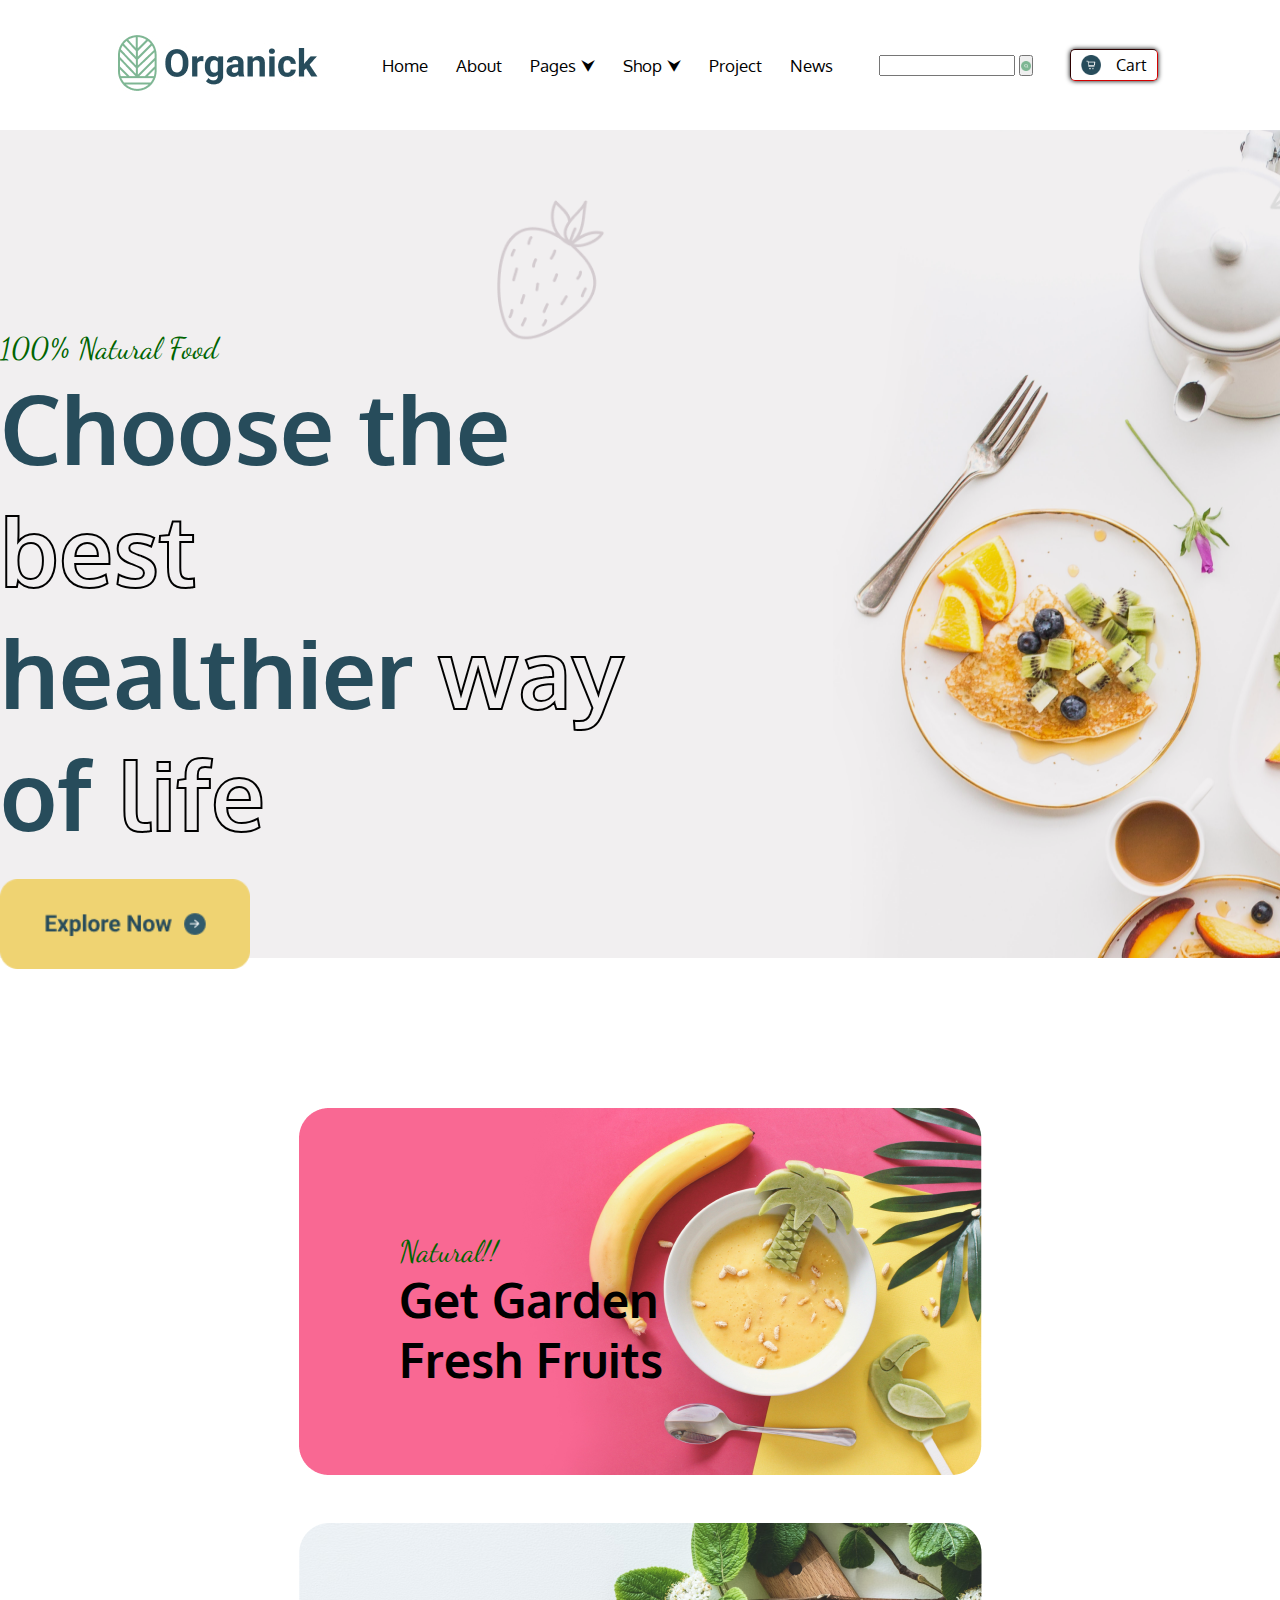
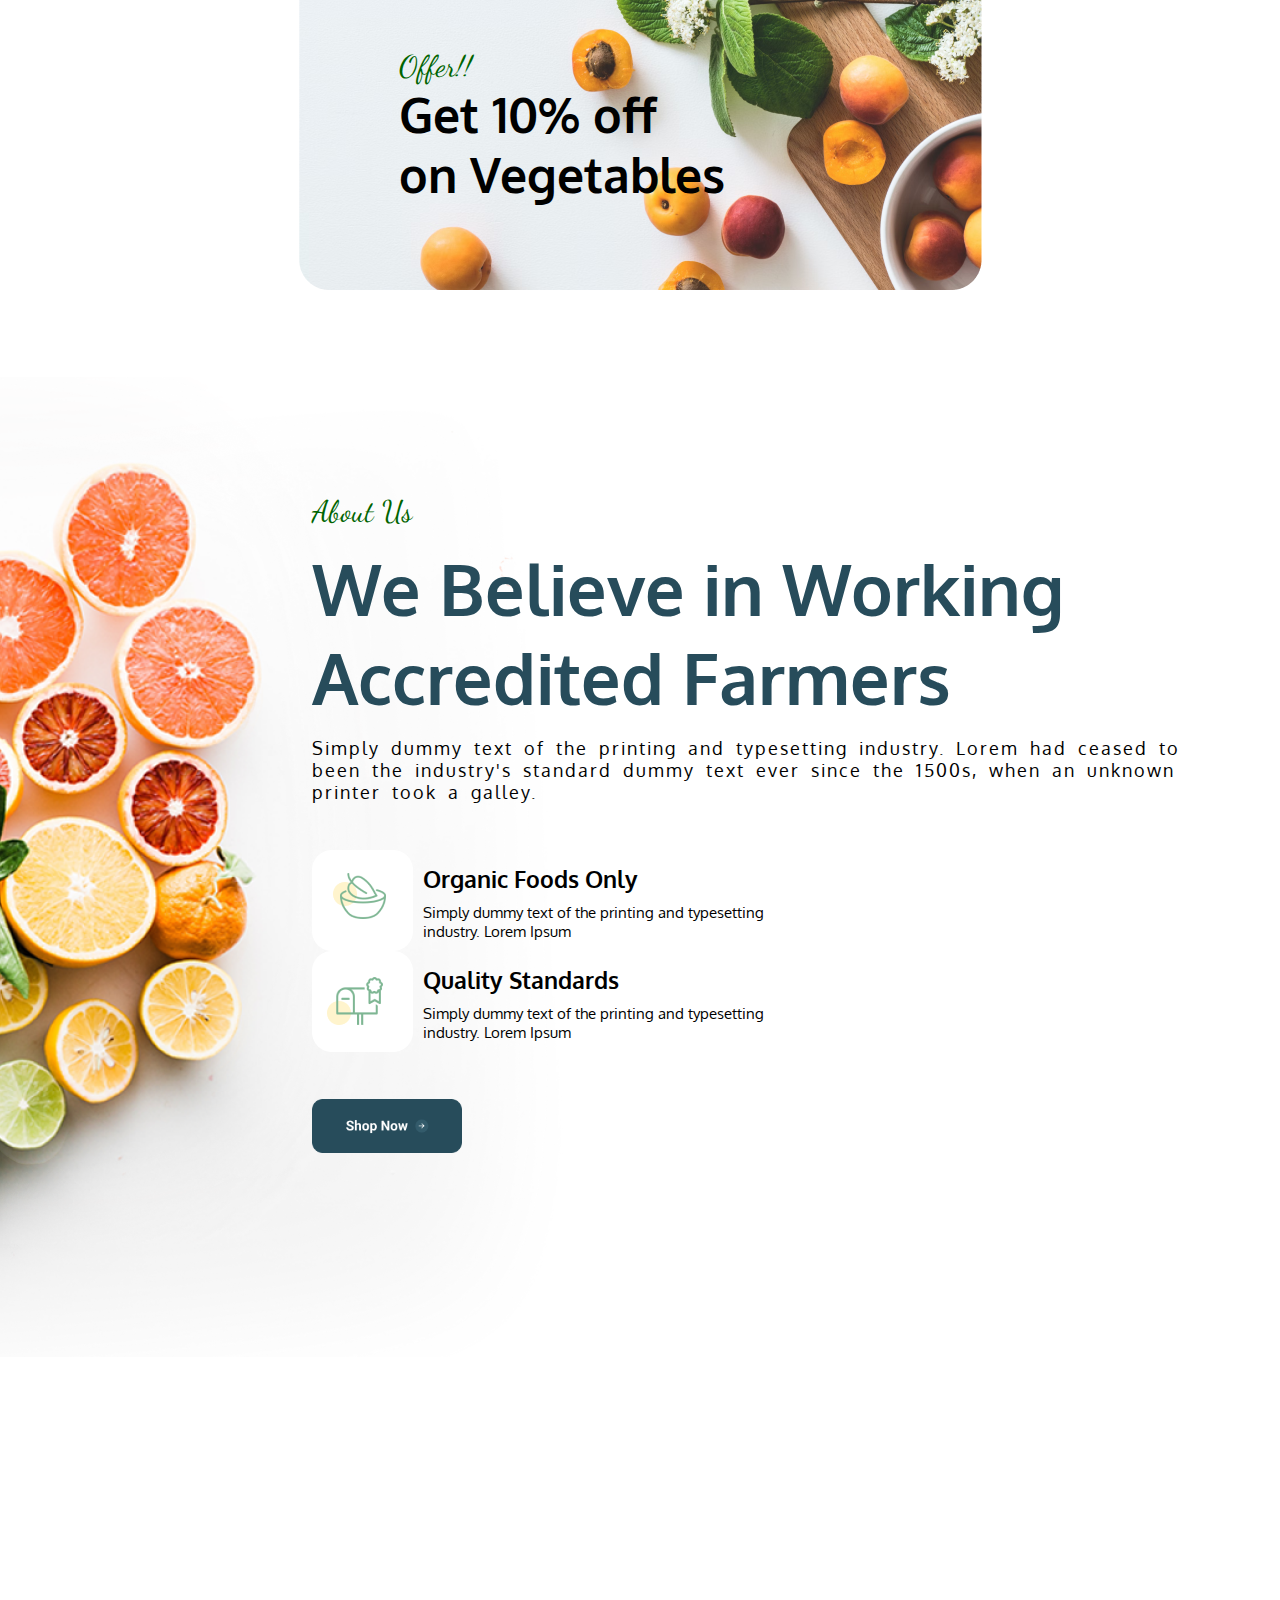
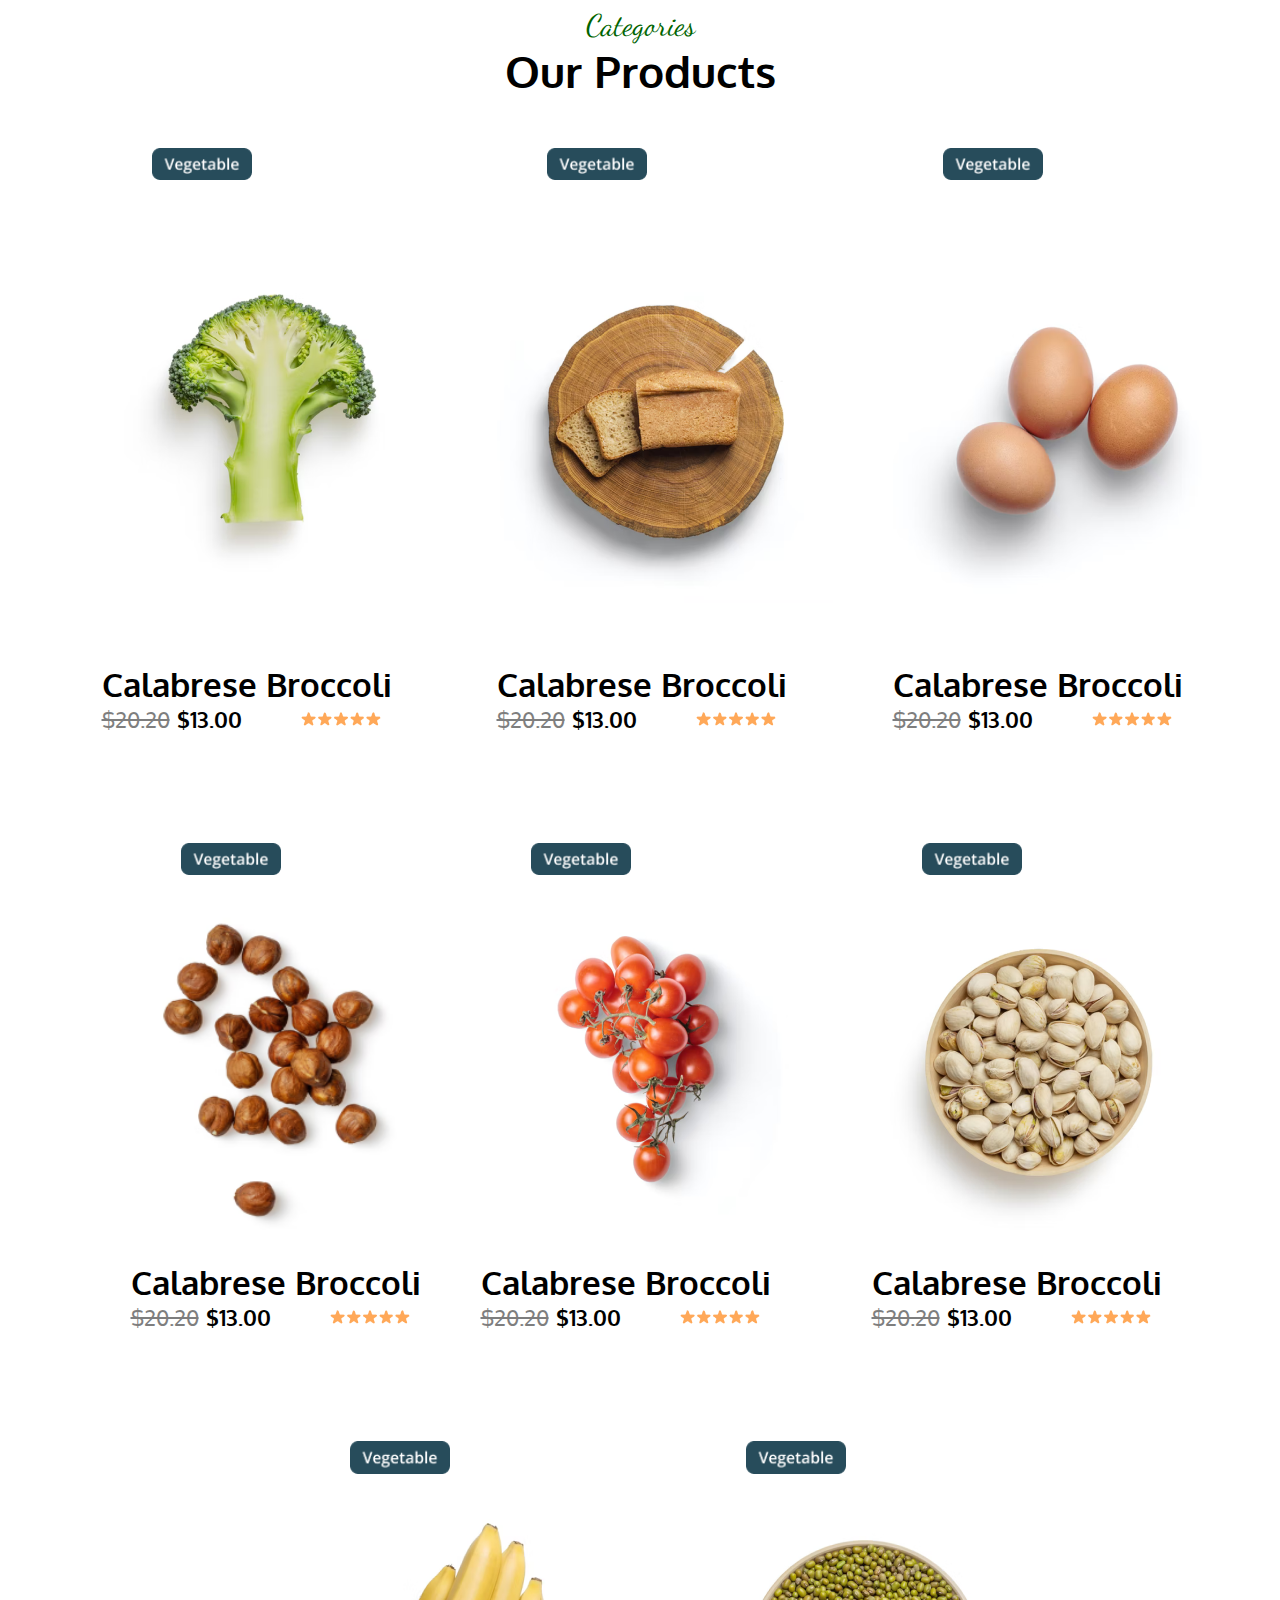
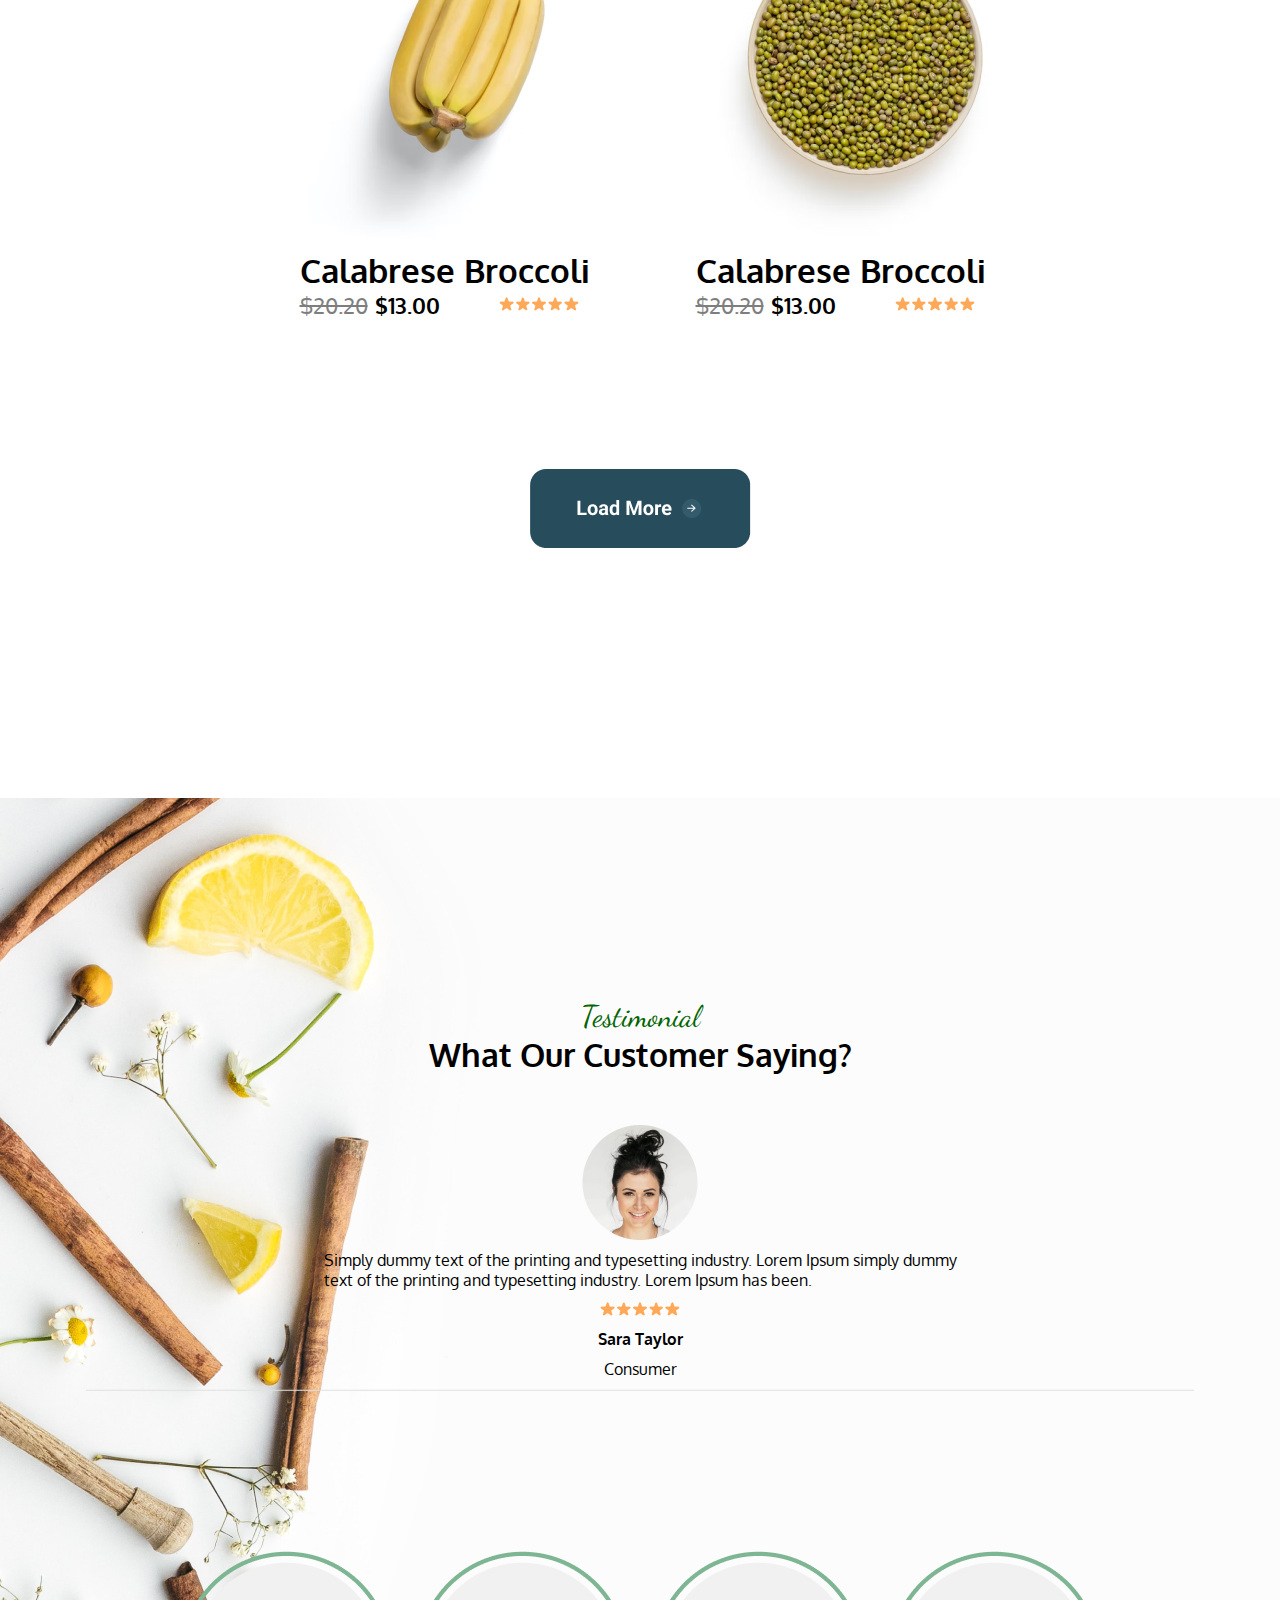
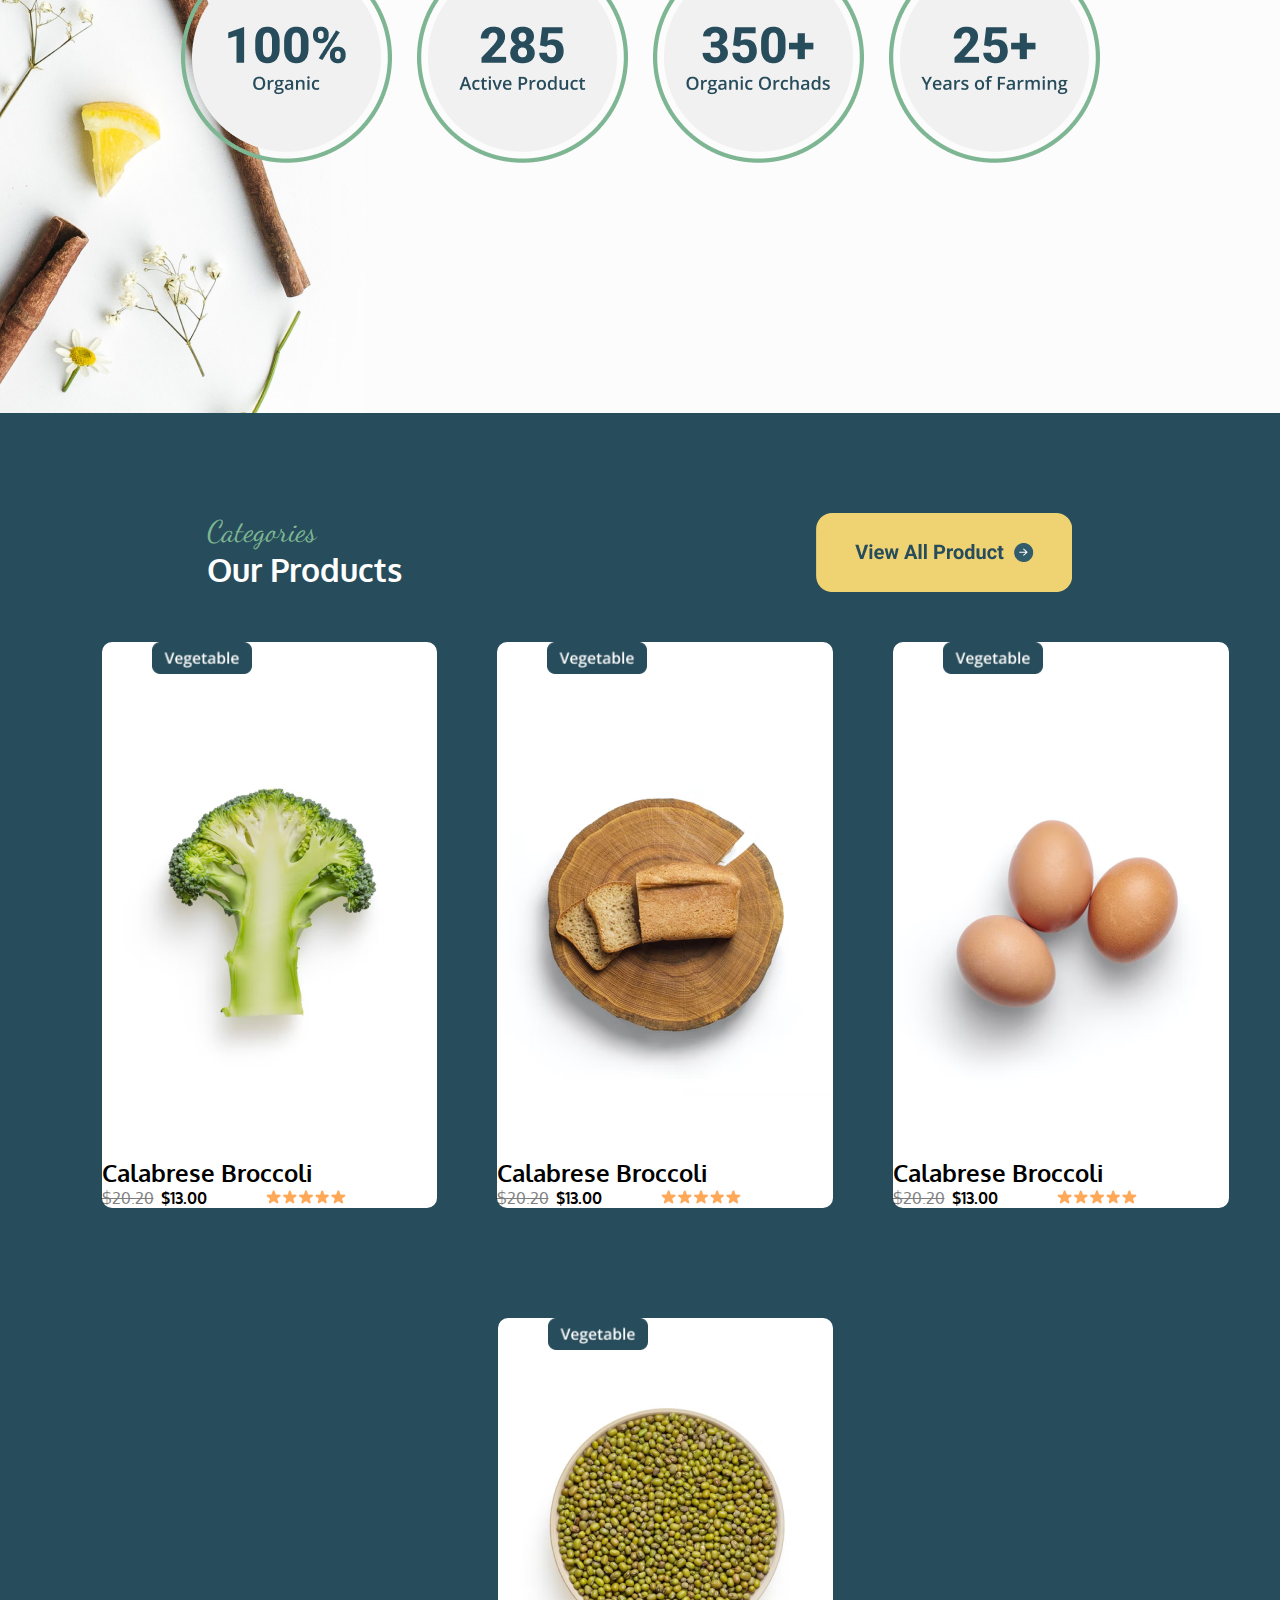
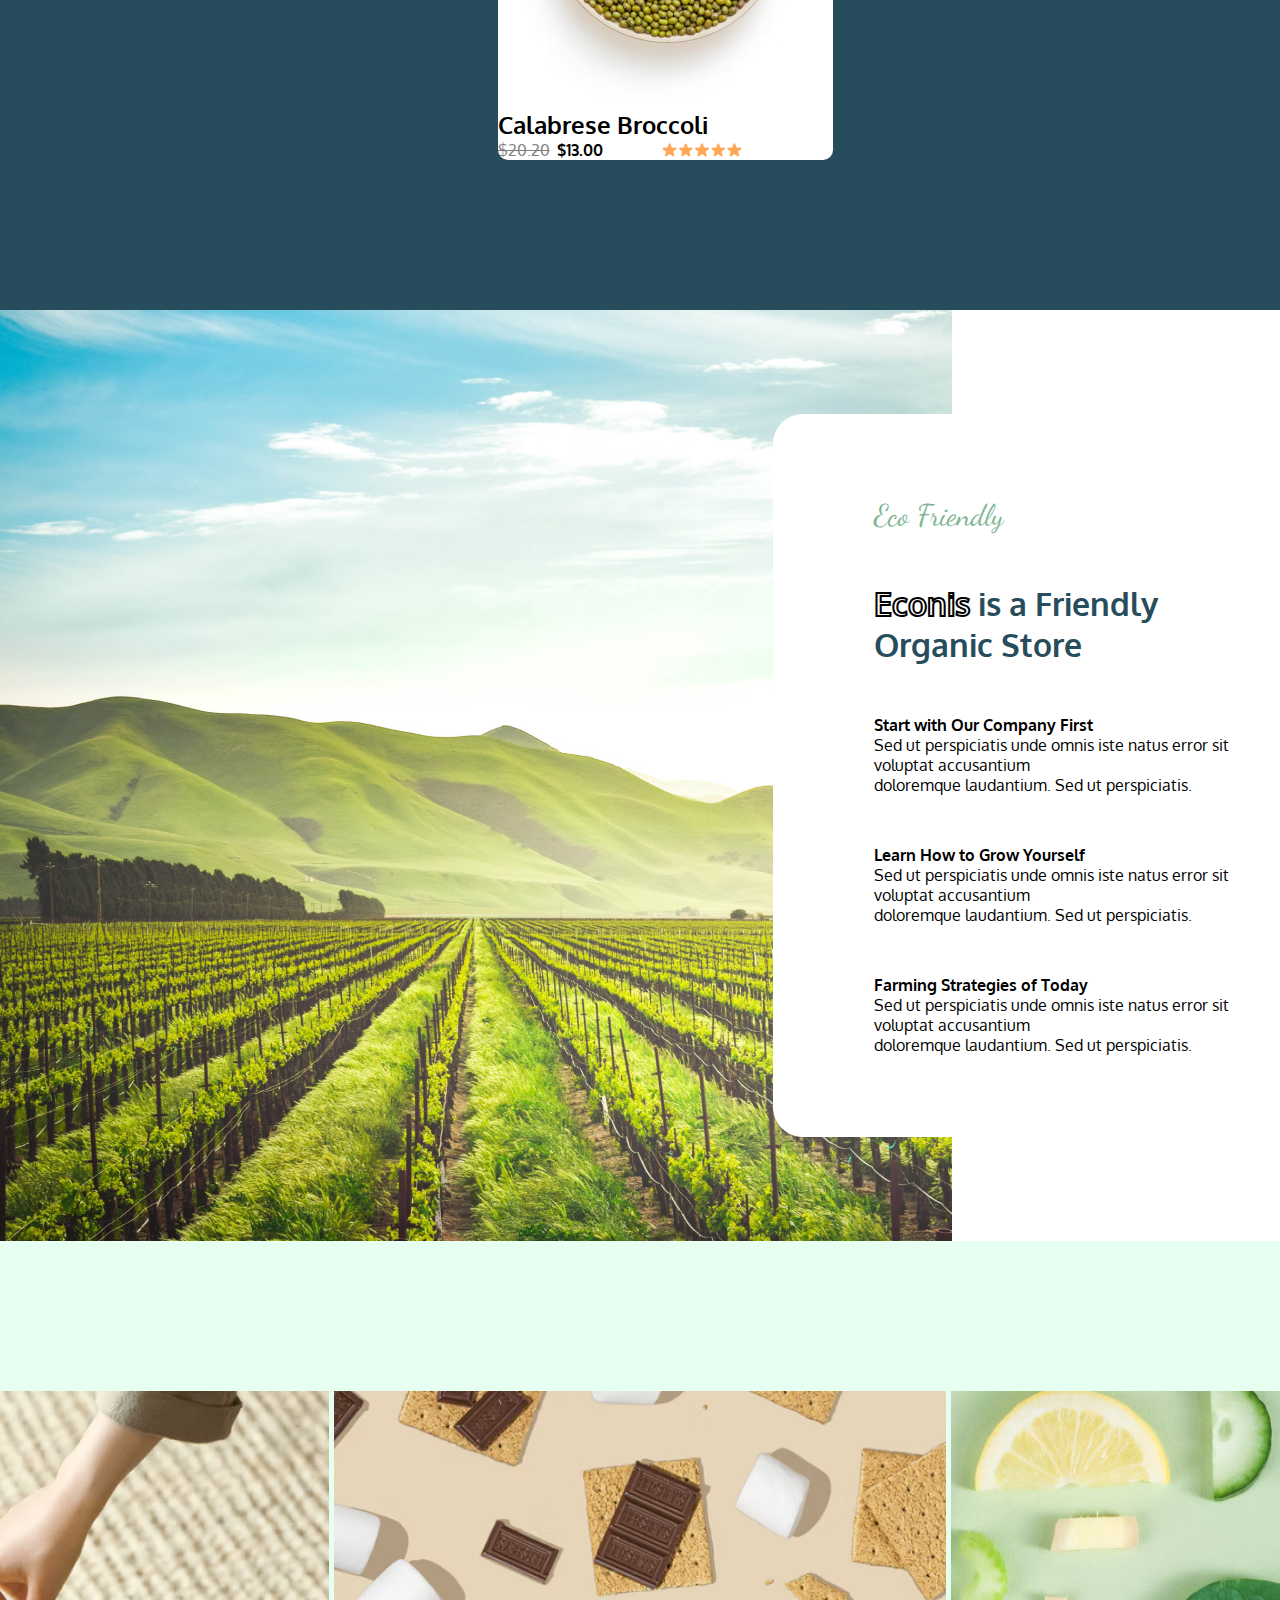
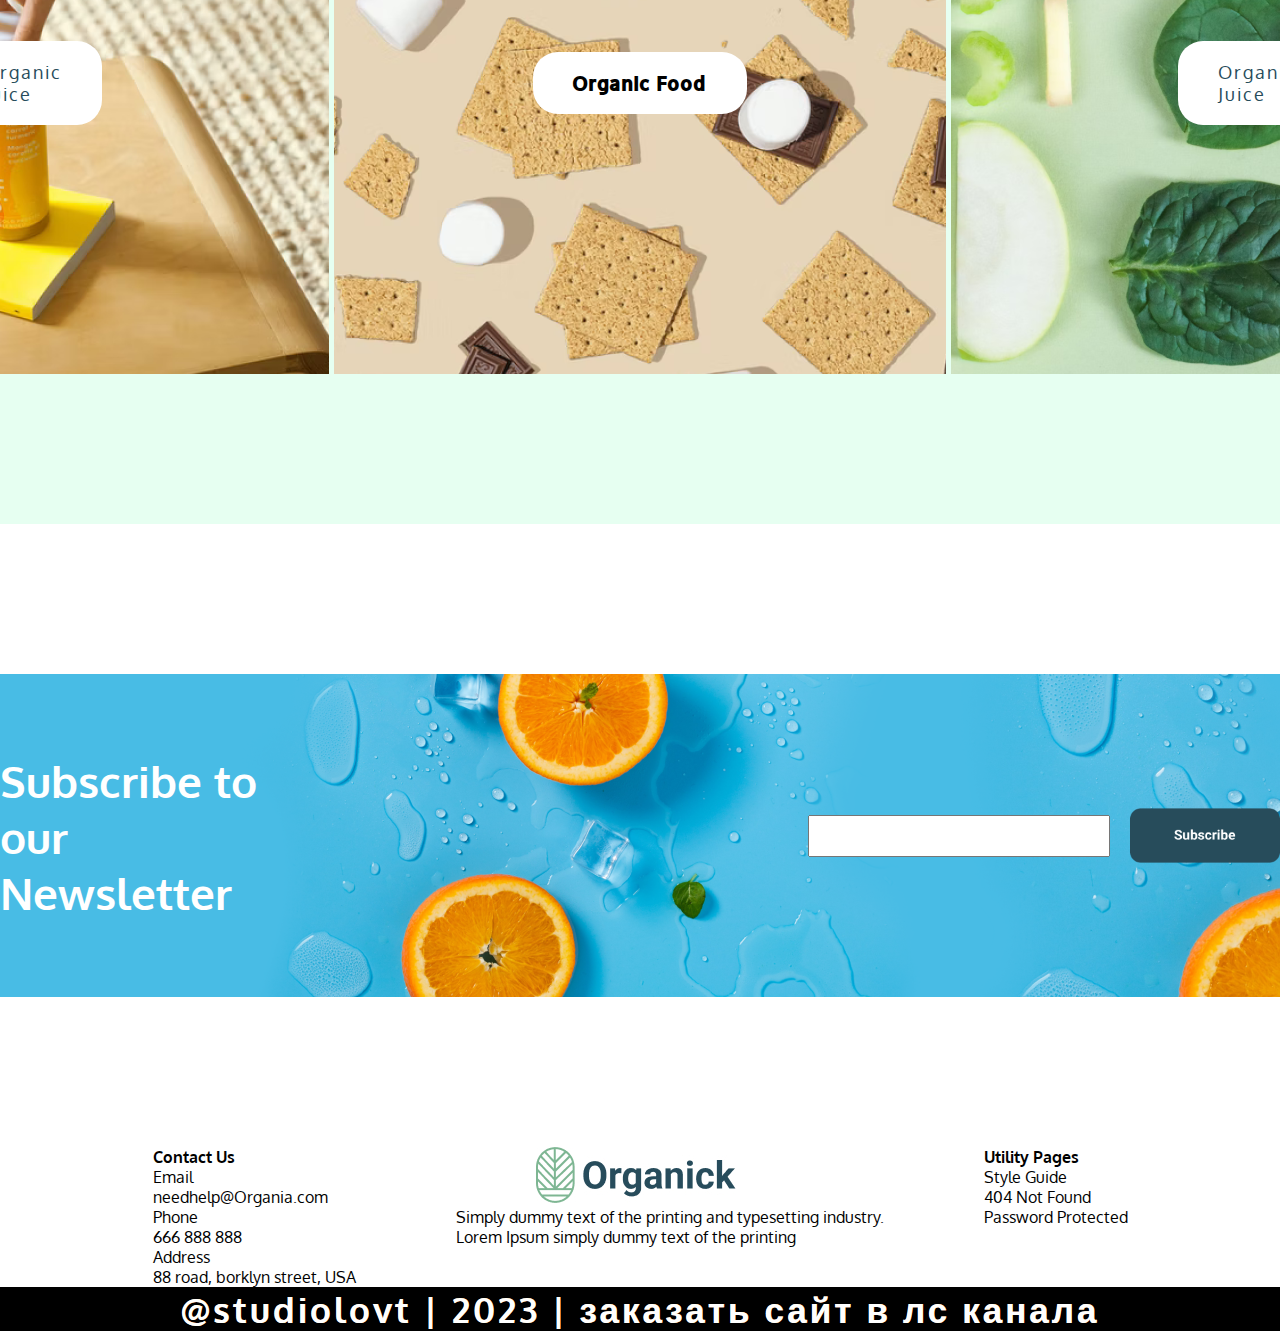
<file: index.html>
<!DOCTYPE html>
<html lang="en">
<head>
    <meta charset="UTF-8">
    <meta name="viewport" content="width=device-width, initial-scale=1.0">
    <title>ДоставкаЕды</title>
    <link rel="stylesheet" href="./css/style.css">
    <link rel="preconnect" href="https://fonts.googleapis.com">
    <link rel="preconnect" href="https://fonts.gstatic.com" crossorigin>
    <link href="https://fonts.googleapis.com/css2?family=Dancing+Script:wght@400;500&family=Montserrat:wght@100;400&family=Oxygen&family=Prompt:ital,wght@0,500;1,500&display=swap" rel="stylesheet">
</head>
<body>
    <header>
        <nav>
            <a href="index.html"><img src="./img/Logo.jpg" alt=""></a>
            <span>
                <nav id='menu'>
                    <input type='checkbox' id='responsive-menu' onclick='updatemenu()'><label></label>
                <ul>
                    <li class="header_link"><a href='index.html'>Home</a></li>
                    <li class="header_link"><a href='about.html'>About</a></li>
                    <li class="header_link"><a class='dropdown-arrow' href='our_teAM.html'>Pages</a>
                    <ul class='sub-menus'>
                        <li class="header_link"><a href='qwer.html'>Quality Standard</a></li>
                        <li class="header_link"><a href='BLACK.html'>Black Raspberry</a></li>
                    </ul>
                    </li>
                    <li class="header_link"><a class='dropdown-arrow' href='shop.html'>Shop</a>
                    <ul class='sub-menus'>
                        <li class="header_link"><a href='singl_shop.html'>Shope Single</a></li>
                    </ul>
                    </li>
                    <li class="header_link"><a href='portfolio.html'>Project</a></li>
                    <li class="header_link"><a href='bad404.html'>News</a></li>
                </ul>
               
                
            </nav>
            </span>
            
            <div class="search">
                <form action="">
                    <input class="" type="text">
                    <button type="submit"> <img width="10" src="./img/Search Icon.png" alt=""></button>
                </form>
            </div>
            <div class="cart">
                <img width="20" class="Icon_cart" src="./img/Cart Icon.png" alt="">
                <label style="color: black;" for="">Cart</label>
            </div>
        </nav>
    </header>
    <main>
        <div class="wrapper_intro">
            <img class="back_intro" width="1770" src="./img/Background Patterns.png" alt="">
            <div class="tit_wr">
                <p class="tit_lit" style="color: darkgreen;">100% Natural Food</p>
                <h1 class="tit_lith1">Choose the <span>best </span> <br> healthier <span>way </span> <br>of <span>life</span></h1>
                <img width="250" style="padding-top: 25px;" class="bt_intro" src="./img/Button.png" alt="">
            </div>
            
        </div>
        <div class="panel_natur">
            <div class="kart">
                <img class="back_kart" src="./img/kart2.png" alt="">
                <div class="kart_tit">
                    <p class="tit_lit" style="color: darkgreen;">Natural!!</p>
                    <h1>Get Garden <br> Fresh Fruits</h1> 
                </div>
            </div>
            <div class="kart">
                <img class="back_kart" src="./img/kart.png" alt="">
                <div class="kart_tit">
                    <p class="tit_lit" style="color: darkgreen;">Offer!!</p>
                    <h1>Get 10% off <br> on Vegetables</h1> 
                </div>
            </div>
        </div>
        <div class="wrapper_about_us">
            <img width="2500px" src="./img/aboutUS.png" alt="">
            <div class="tit_wr_about">
                <p class="tit_lit" style="color: darkgreen;">About Us</p>
                <h1 class="tit_lith1">We Believe in Working <br> Accredited Farmers</h1>
                <p class="tit_litp">Simply dummy text of the printing and typesetting industry. Lorem had ceased to <br> been the industry's standard dummy text ever since the 1500s, when an unknown <br> printer took a galley.</p>
                    <div class="pattern">
                        <div class="item">
                            <img src="./img/aboutIC.png" alt="">
                            <div class="patter_tit">
                                <h2>Organic Foods Only</h2>
                                <p>Simply dummy text of the printing and typesetting <br> industry. Lorem Ipsum</p>
                            </div>
                        </div>
                        <div class="item">
                            <img src="./img/aboutIC2.png" alt="">
                            <div class="patter_tit">
                                <h2>Quality Standards</h2>
                                <p>Simply dummy text of the printing and typesetting <br> industry. Lorem Ipsum</p>
                            </div>
                        </div>
                    </div>
                <img width="150" class="bt_intro" src="./img/shops.png" alt="">
            </div>
        </div>
        <div style="margin-bottom: 250px;" class="panel_shop">
            <p class="tit_lit" style="color: darkgreen;">Categories</p>
            <h1>Our Products</h1>
            <div class="shop_calect">
                <div class="shop_item">
                    <img width="100" style="padding-left: 50px;" src="./img/Tag.png" alt="">
                    <img class="photo_item" src="./img/item_shop.png" alt="">
                    <div class="tit_item_shop">
                        <h2>Calabrese Broccoli</h2>
                        <div class="prise_item">
                            <p style="opacity: 50%;"> <s>$20.20</s></p>
                            <p><b>$13.00</b></p>
                            <img style="margin-left: 50px;" src="./img/Star.png" alt="">
                        </div>
                    </div>
                </div>
                <div class="shop_item">
                    <img width="100" style="padding-left: 50px;" src="./img/Tag.png" alt="">
                    <img class="photo_item" src="./img/item_shop2.png" alt="">
                    <div class="tit_item_shop">
                        <h2>Calabrese Broccoli</h2>
                        <div class="prise_item">
                            <p style="opacity: 50%;"> <s>$20.20</s></p>
                            <p><b>$13.00</b></p>
                            <img style="margin-left: 50px;" src="./img/Star.png" alt="">
                        </div>
                    </div>
                </div>
                <div class="shop_item">
                    <img width="100" style="padding-left: 50px;" src="./img/Tag.png" alt="">
                    <img class="photo_item" src="./img/item_shop3.png" alt="">
                    <div class="tit_item_shop">
                        <h2>Calabrese Broccoli</h2>
                        <div class="prise_item">
                            <p style="opacity: 50%;"> <s>$20.20</s></p>
                            <p><b>$13.00</b></p>
                            <img style="margin-left: 50px;" src="./img/Star.png" alt="">
                        </div>
                    </div>
                </div>
                <div class="shop_item">
                    <img width="100" style="padding-left: 50px;" src="./img/Tag.png" alt="">
                    <img class="photo_item" src="./img/item_shop4.png" alt="">
                    <div class="tit_item_shop">
                        <h2>Calabrese Broccoli</h2>
                        <div class="prise_item">
                            <p style="opacity: 50%;"> <s>$20.20</s></p>
                            <p><b>$13.00</b></p>
                            <img style="margin-left: 50px;" src="./img/Star.png" alt="">
                        </div>
                    </div>
                </div>
                <div class="shop_item">
                    <img width="100" style="padding-left: 50px;" src="./img/Tag.png" alt="">
                    <img class="photo_item" src="./img/item_shop6.png" alt="">
                    <div class="tit_item_shop">
                        <h2>Calabrese Broccoli</h2>
                        <div class="prise_item">
                            <p style="opacity: 50%;"> <s>$20.20</s></p>
                            <p><b>$13.00</b></p>
                            <img style="margin-left: 50px;" src="./img/Star.png" alt="">
                        </div>
                    </div>
                </div>
                <div class="shop_item">
                    <img width="100" style="padding-left: 50px;" src="./img/Tag.png" alt="">
                    <img class="photo_item" src="./img/item_shop7.png" alt="">
                    <div class="tit_item_shop">
                        <h2>Calabrese Broccoli</h2>
                        <div class="prise_item">
                            <p style="opacity: 50%;"> <s>$20.20</s></p>
                            <p><b>$13.00</b></p>
                            <img style="margin-left: 50px;" src="./img/Star.png" alt="">
                        </div>
                    </div>
                </div>
                <div class="shop_item">
                    <img width="100" style="padding-left: 50px;" src="./img/Tag.png" alt="">
                    <img class="photo_item" src="./img/item_shop8.png" alt="">
                    <div class="tit_item_shop">
                        <h2>Calabrese Broccoli</h2>
                        <div class="prise_item">
                            <p style="opacity: 50%;"> <s>$20.20</s></p>
                            <p><b>$13.00</b></p>
                            <img style="margin-left: 50px;" src="./img/Star.png" alt="">
                        </div>
                    </div>
                </div>
                <div class="shop_item">
                    <img width="100" style="padding-left: 50px;" src="./img/Tag.png" alt="">
                    <img class="photo_item" src="./img/item_shop5.png" alt="">
                    <div class="tit_item_shop">
                        <h2>Calabrese Broccoli</h2>
                        <div class="prise_item">
                            <p style="opacity: 50%;"> <s>$20.20</s></p>
                            <p><b>$13.00</b></p>
                            <img style="margin-left: 50px;" src="./img/Star.png" alt="">
                        </div>
                    </div>
                </div>
               
            </div>
            <img  src="./img/Button_more.png" alt="">
        </div>
        <div class="tessd">
            <div class="tit_tessd">
                <p class="tit_lit" style="color: darkgreen;">Testimonial</p>
                <h1>What Our Customer Saying?</h1>
            </div>
            <div class="prev">
                <img src="./img/Image_hum.png" alt="">
                <p>Simply dummy text of the printing and typesetting industry. Lorem Ipsum simply dummy <br>text of the printing and typesetting industry. Lorem Ipsum has been.</p>
                <img src="./img/Star.png" alt="">
                <p><b>Sara Taylor</b></p>
                <p>Consumer</p>
                <img src="./img/Line.png" alt="">
                <div class="prev_item">
                    <img src="./img/1.png" alt="">
                    <img src="./img/2.png" alt="">
                    <img src="./img/3.png" alt="">
                    <img src="./img/4.png" alt="">
                </div>
            </div>
        </div>
        <div class="panel_other">
            <div class="tit_other">
                <div>
                    <p class="tit_lit" style="color: #7EB693">Categories</p>
                    <h1 >Our Products</h1>
                </div>
                <img src="./img/all produckt.png" alt="">
            </div>
            <div class="shop_calect">
                <div class="shop_item">
                    <img width="100" style="padding-left: 50px;" src="./img/Tag.png" alt="">
                    <img class="photo_item" src="./img/item_shop.png" alt="">
                    <div class="tit_item_shop">
                        <h2>Calabrese Broccoli</h2>
                        <div class="prise_item">
                            <p style="opacity: 50%;"> <s>$20.20</s></p>
                            <p><b>$13.00</b></p>
                            <img style="margin-left: 50px;" src="./img/Star.png" alt="">
                        </div>
                    </div>
                </div>
                <div class="shop_item">
                    <img width="100" style="padding-left: 50px;" src="./img/Tag.png" alt="">
                    <img class="photo_item" src="./img/item_shop2.png" alt="">
                    <div class="tit_item_shop">
                        <h2>Calabrese Broccoli</h2>
                        <div class="prise_item">
                            <p style="opacity: 50%;"> <s>$20.20</s></p>
                            <p><b>$13.00</b></p>
                            <img style="margin-left: 50px;" src="./img/Star.png" alt="">
                        </div>
                    </div>
                </div>
                <div class="shop_item">
                    <img width="100" style="padding-left: 50px;" src="./img/Tag.png" alt="">
                    <img class="photo_item" src="./img/item_shop3.png" alt="">
                    <div class="tit_item_shop">
                        <h2>Calabrese Broccoli</h2>
                        <div class="prise_item">
                            <p style="opacity: 50%;"> <s>$20.20</s></p>
                            <p><b>$13.00</b></p>
                            <img style="margin-left: 50px;" src="./img/Star.png" alt="">
                        </div>
                    </div>
                </div>
                <div class="shop_item">
                    <img width="100" style="padding-left: 50px;" src="./img/Tag.png" alt="">
                    <img class="photo_item" src="./img/item_shop5.png" alt="">
                    <div class="tit_item_shop">
                        <h2>Calabrese Broccoli</h2>
                        <div class="prise_item">
                            <p style="opacity: 50%;"> <s>$20.20</s></p>
                            <p><b>$13.00</b></p>
                            <img style="margin-left: 50px;" src="./img/Star.png" alt="">
                        </div>
                    </div>
                </div>
               
            </div>
        </div>
        <div class="panel_poly">
            <img src="./img/polyyy.png" alt="">
            <div class="panel_tit">
               <img src="./img/Background.png" alt="">
                <div class="poly_tit">
                    <p class="tit_lit" style="color: #7EB693">Eco Friendly</p>
                    <h1 class="tit_lith1" > <span>Econis</span> is a Friendly <br> Organic Store</h1>
                    <p><b>Start with Our Company First</b> <br>Sed ut perspiciatis unde omnis iste natus error sit voluptat accusantium <br> doloremque laudantium. Sed ut perspiciatis.</p>
                    <p><b>Learn How to Grow Yourself</b> <br>Sed ut perspiciatis unde omnis iste natus error sit voluptat accusantium <br> doloremque laudantium. Sed ut perspiciatis.</p>
                    <p><b>Farming Strategies of Today</b> <br>Sed ut perspiciatis unde omnis iste natus error sit voluptat accusantium <br> doloremque laudantium. Sed ut perspiciatis.</p>
                </div>
            </div>
            
        </div>
        <div class="panel_yga">
            <div class="yga_photo">
                <div class="item_yga">
                    <img src="./img/Image10.png" alt="">
                    <div class="item_text">
                        <p style="margin: 20px 40px 20px 40px;">Organic Juice</p>
                    </div>
                </div>
                <div class="item_yga">
                    <img src="./img/Image11.png" alt="">
                    <div class="item_text">
                        <p style="margin: 20px 40px 20px 40px;"> <span>Organic Food</span></p>
                    </div>
                </div>
                <div class="item_yga">
                    <img src="./img/Image12.png" alt="">
                    <div class="item_text">
                        <p style="margin: 20px 40px 20px 40px;">Organic Juice</p>
                    </div>
                </div>
            </div>
        </div>
        <div class="panel_backvisit">
            <div class="vizit">
                <img src="./img/vizit.png" alt="">
                <div class="vizit_title">
                    <h3>Subscribe to <br> our Newsletter</h3>
                    <form class="input_box" action="">
                        <input type="text" name="" id="" spellcheck="true">
                        <img width="150" src="./img/subs.png" alt="">
                    </form>
                    
                </div>
            </div>
        </div>
    </main>
    <footer>
        <div class="up_footer">
            <div class="nav_menu_footer">
                <div class="lists">
                    <ul>
                        <label class="glob"> <b>Contact Us</b></label>
                        <li>Email <br>needhelp@Organia.com </li>
                        <li>Phone <br> 666 888 888 </li>
                        <li>Address <br> 88 road, borklyn street, USA</li>
                    </ul>
                    <ul>
                        <a href="/Index.html"><img src="./img/Logo.jpg" alt=""></a>
                        <li> <label> Simply dummy text of the printing and typesetting industry. <br>Lorem Ipsum simply dummy text of the printing</label> </li>
                    </ul>
                    <ul>
                        <label class="glob"> <b>Utility Pages</b></label>
                        <li>Style Guide</li>
                        <li>404 Not Found</li>
                        <li>Password Protected</li>
                      
                    </ul>
               
                </div>
            </div>
        </div>
        <div class="down_footer">
            <div class="my_cont">
                <a href="https://github.com/IvanLovt "><div class="glitch" data-text="@studiolovt |  2023 |  заказать сайт в лс канала">@studiolovt |  2023 |  заказать сайт в лс канала</div></a>
             </div>
        </div>
    </footer>
    <script>
        function updatemenu() {
            if (document.getElementById('responsive-menu').checked == true) {
              document.getElementById('menu').style.borderBottomRightRadius = '0';
              document.getElementById('menu').style.borderBottomLeftRadius = '0';
            }else{
              document.getElementById('menu').style.borderRadius = '0px';
            }
          }
    </script>
</body>
</html>
</file>
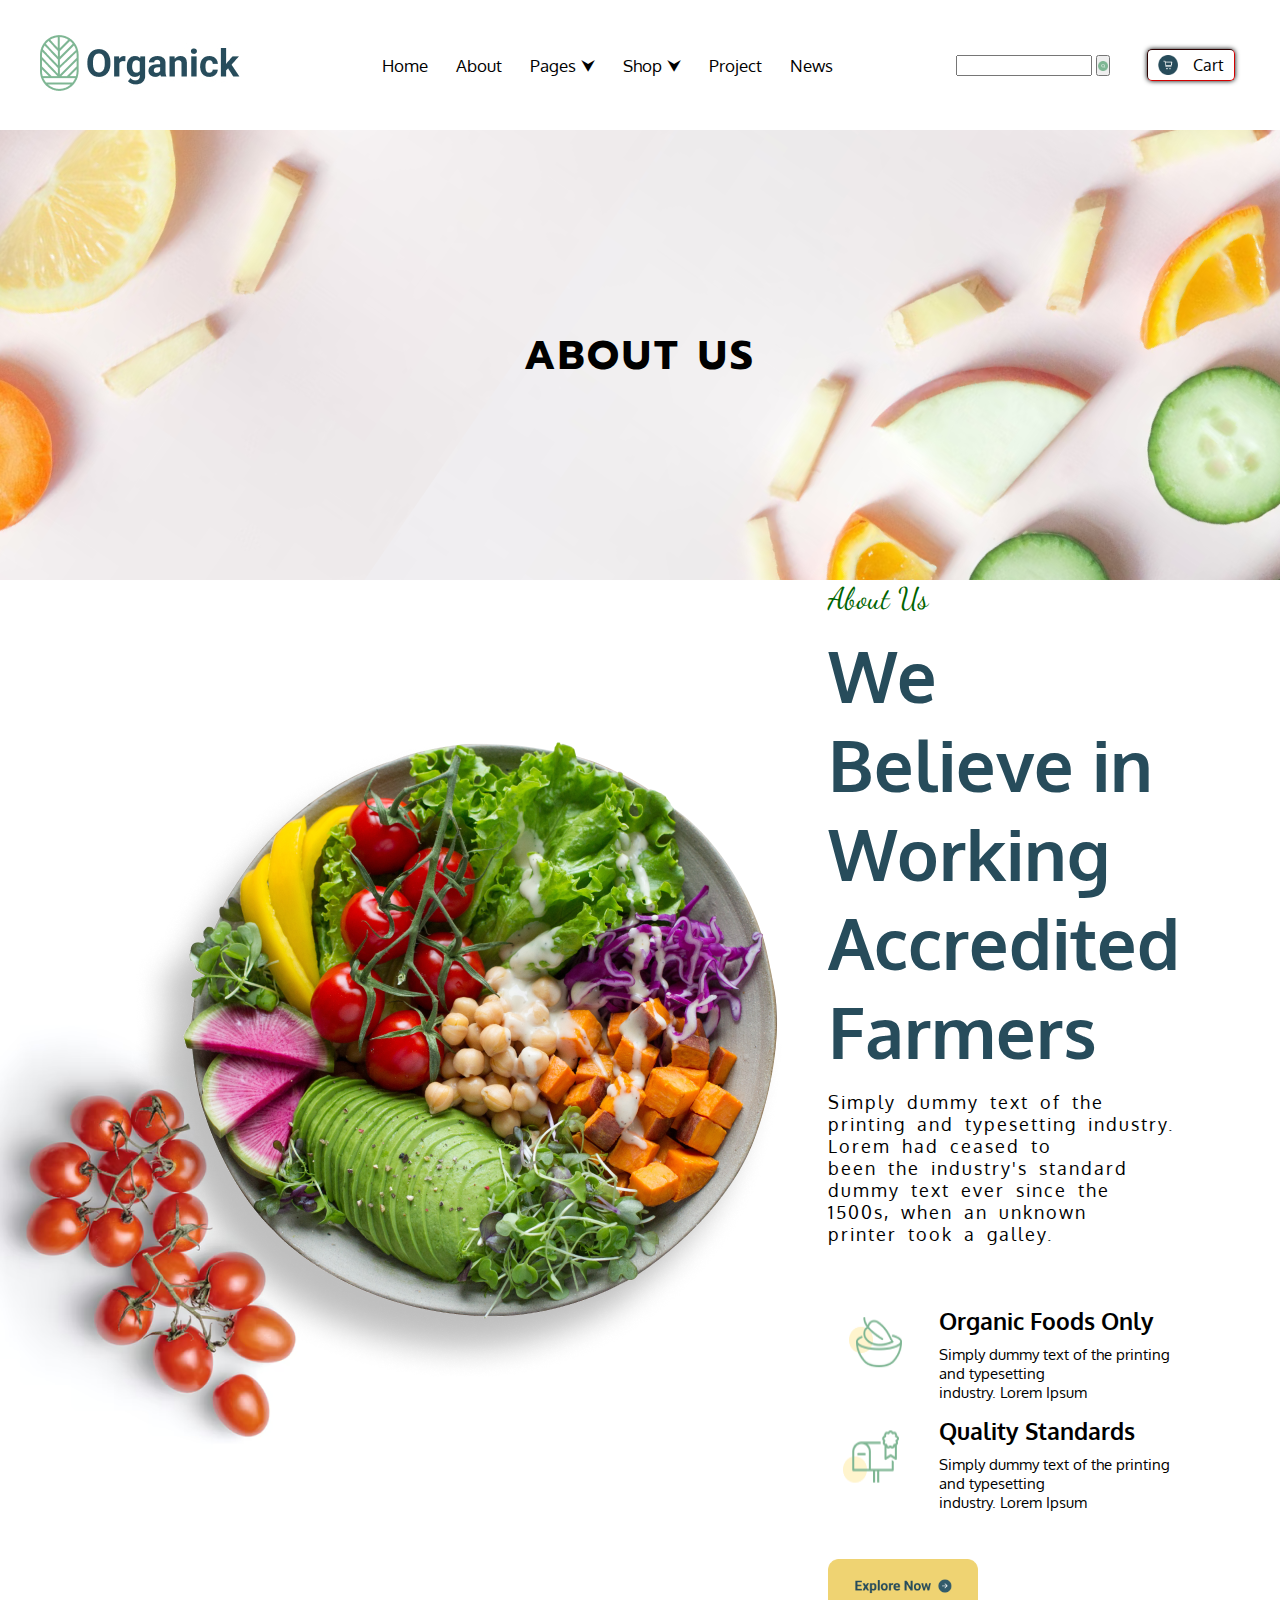
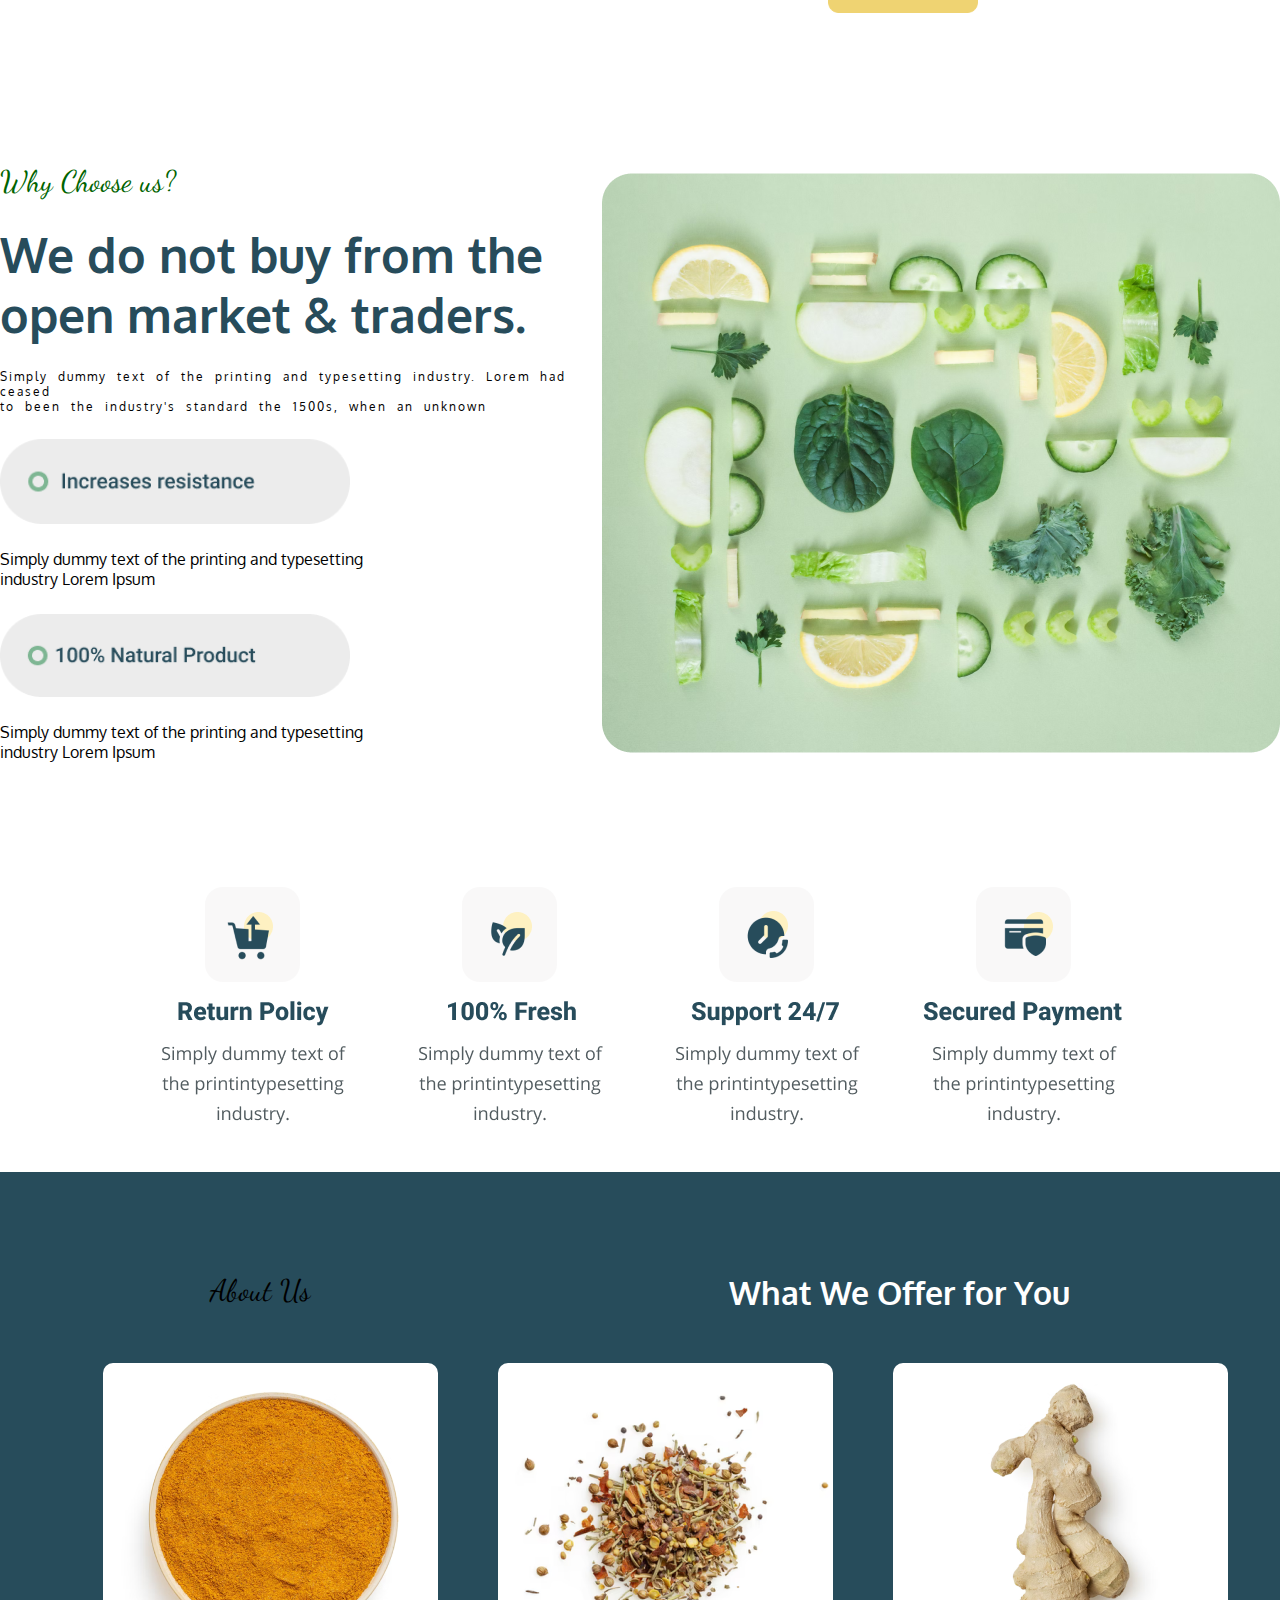
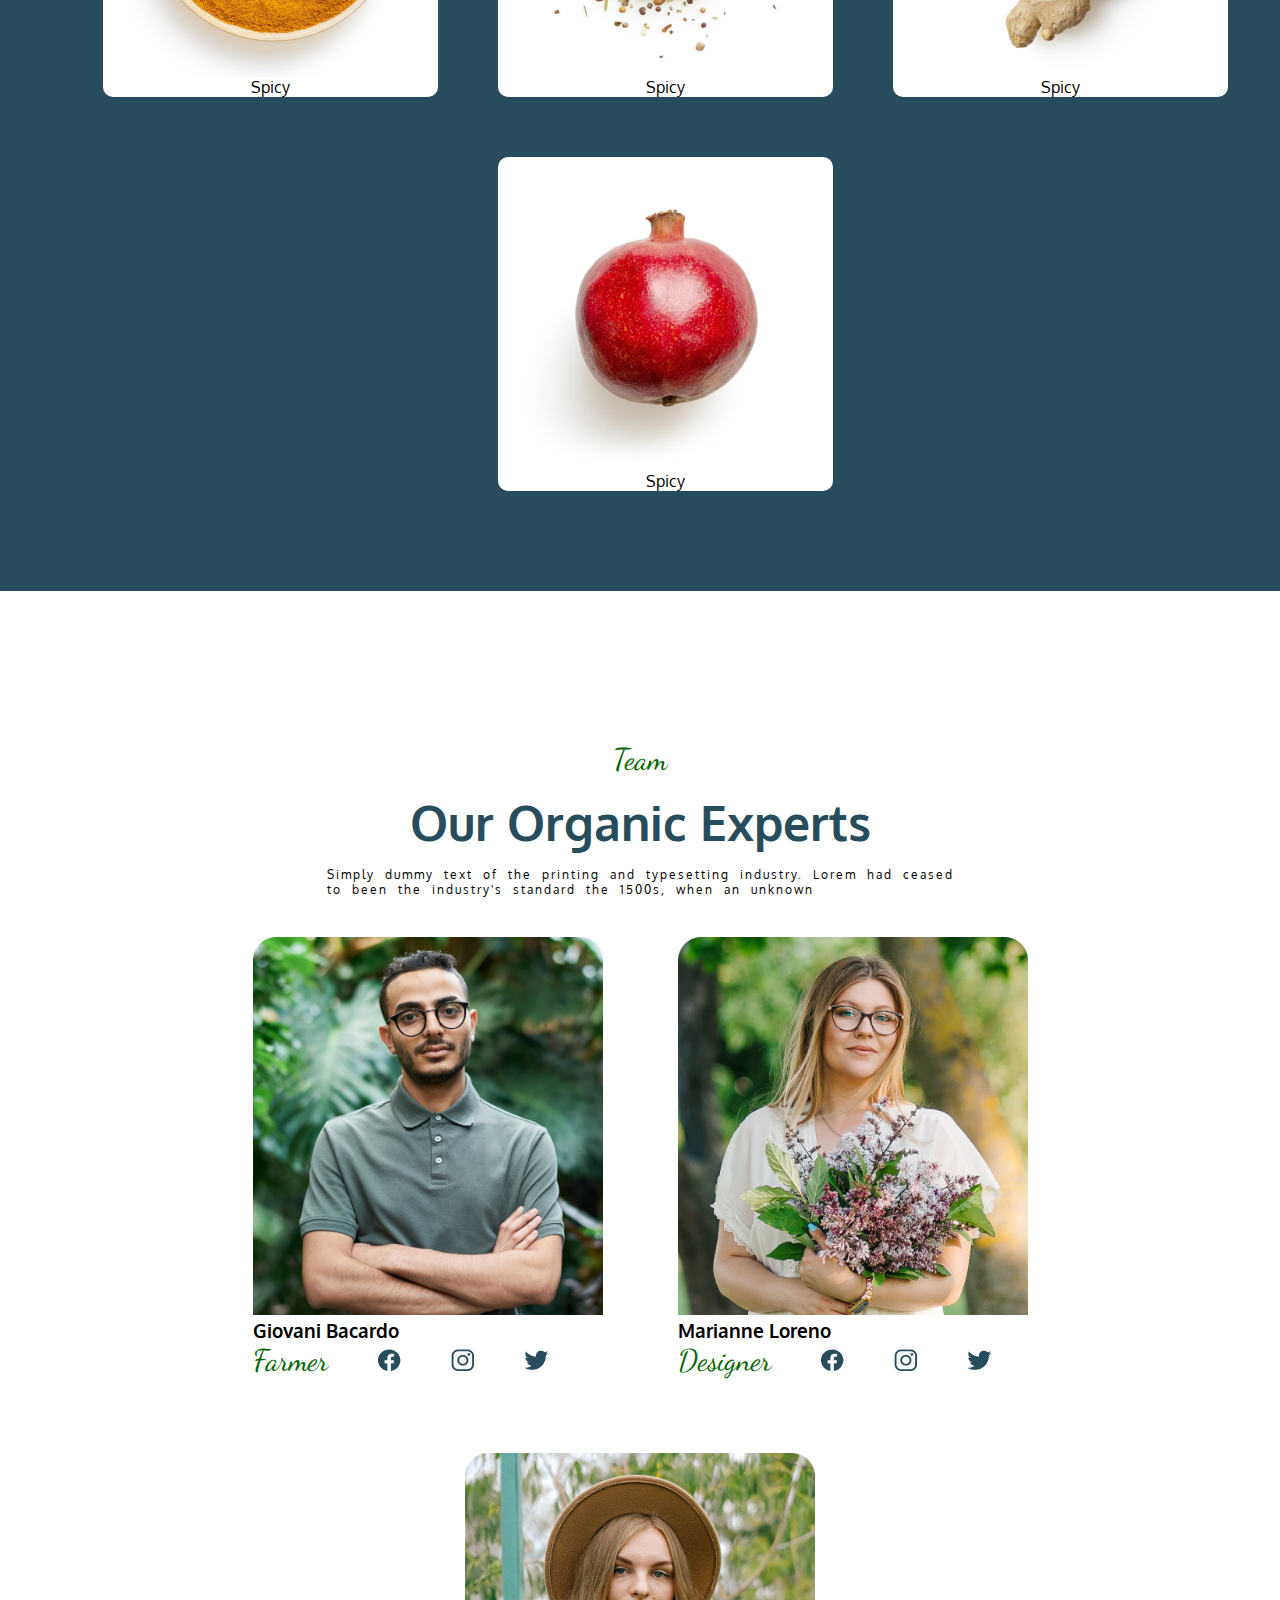
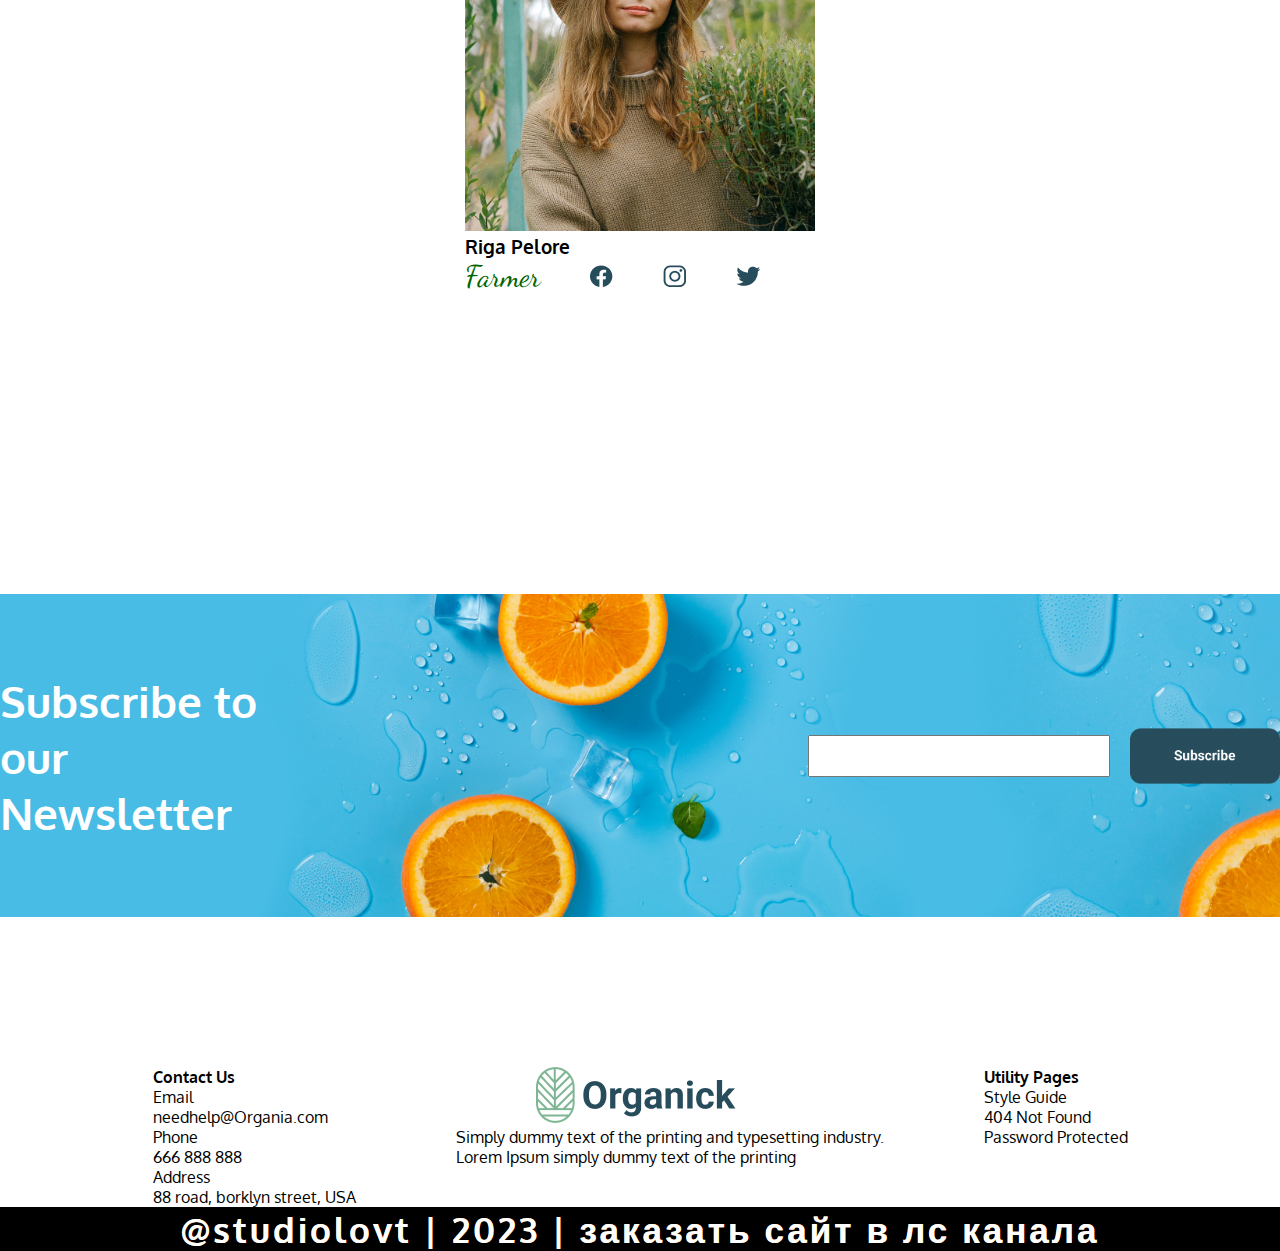
<file: about.html>
<!DOCTYPE html>
<html lang="en">
    <head>
        <meta charset="UTF-8">
        <meta name="viewport" content="width=device-width, initial-scale=1.0">
        <title>AboutUS</title>
        <link rel="stylesheet" href="./css/style.css">
        <link rel="preconnect" href="https://fonts.googleapis.com">
        <link rel="preconnect" href="https://fonts.gstatic.com" crossorigin>
        <link href="https://fonts.googleapis.com/css2?family=Dancing+Script:wght@400;500&family=Montserrat:wght@100;400&family=Oxygen&family=Prompt:ital,wght@0,500;1,500&display=swap" rel="stylesheet">
    </head>
<body>
    <header>
        <nav>
            <a href="/Index.html"><img src="./img/Logo.jpg" alt=""></a>
            <nav id='menu'>
                <input type='checkbox' id='responsive-menu' onclick='updatemenu()'><label></label>
                <ul>
                    <li class="header_link"><a href="/Index.html">Home</a></li>
                    <li class="header_link"><a href="/about.html">About</a></li>
                    <li class="header_link"><a class='dropdown-arrow' href="/our_teAM.html">Pages</a>
                    <ul class='sub-menus'>
                        <li class="header_link"><a href="/qwer.html">Quality Standard</a></li>
                        <li class="header_link"><a href="BLACK.html">Black Raspberry</a></li>
                    </ul>
                    </li>
                    <li class="header_link"><a class='dropdown-arrow' href="shop.html">Shop</a>
                    <ul class='sub-menus'>
                        <li class="header_link"><a href="singl_shop.html">Shope Single</a></li>
                    </ul>
                    </li>
                    <li class="header_link"><a href="portfolio.html">Project</a></li>
                    <li class="header_link"><a href="bad404.html">News</a></li>
                </ul>
            </nav>
            <div class="search">
                <form action="">
                    <input class="" type="text">
                    <button type="submit"> <img width="10" src="./img/Search Icon.png" alt=""></button>
                </form>
            </div>
            <div class="cart">
                <img width="20" class="Icon_cart" src="./img/Cart Icon.png" alt="">
                <label for="">Cart</label>
            </div>
        </nav>
    </header>
    <main>
        <div class="pamel_singl2">
            <img src="./img/Image_ABOUY_US.png" alt="">
            <h1 class="tit_panel">ABOUT US</h1>
        </div>
        <div class="wrapper_about_us">
            <img width="1000px" src="./img/asdd.png" alt="">
            <div class="tit_wr_about_US">
                <p class="tit_lit" style="color: darkgreen;">About Us</p>
                <h1 class="tit_lith1">We Believe in Working <br> Accredited Farmers</h1>
                <p class="tit_litp">Simply dummy text of the printing and typesetting industry. Lorem had ceased to <br> been the industry's standard dummy text ever since the 1500s, when an unknown <br> printer took a galley.</p>
                    <div class="pattern">
                        <div class="item">
                            <img src="./img/aboutIC.png" alt="">
                            <div class="patter_tit">
                                <h2>Organic Foods Only</h2>
                                <p>Simply dummy text of the printing and typesetting <br> industry. Lorem Ipsum</p>
                            </div>
                        </div>
                        <div class="item">
                            <img src="./img/aboutIC2.png" alt="">
                            <div class="patter_tit">
                                <h2>Quality Standards</h2>
                                <p>Simply dummy text of the printing and typesetting <br> industry. Lorem Ipsum</p>
                            </div>
                        </div>
                    </div>
                <img width="150" class="bt_intro" src="./img/Button.png" alt="">
            </div>
        </div>
        <div class="wrapper_about_us_back">
            <img  src="./img/asdd2.png" alt="">
            <div class="tit_wr_about_US_back">
                <p class="tit_lit" style="color: darkgreen;">Why Choose us?</p>
                <h1 class="tit_lith1" style="font-size: 48px;">We do not buy from the <br> open market & traders.</h1>
                <p class="tit_litp" style="font-size: 12px;">Simply dummy text of the printing and typesetting industry. Lorem had ceased <br> to been the industry's standard the 1500s, when an unknown</p>
                <img width="350" src="./img//Heading (1).png" alt="">   
                <p>Simply dummy text of the printing and typesetting <br> industry Lorem Ipsum</p>
                <img width="350" src="./img/Heading.png" alt="">
                <p>Simply dummy text of the printing and typesetting <br> industry Lorem Ipsum</p>
            </div>
        </div>
        <div class="panel_uss">
            <img src="./img/us1.png" alt="">
            <img src="./img/us2.png" alt="">
            <img src="./img/us3.png" alt="">
            <img src="./img/us4.png" alt="">
        </div>
        <div class="panel_other">
            <div class="tit_other">
                <p class="tit_lit" >About Us</p>
                <h1>What We Offer for You</h1>
            </div>
            <div class="shop_calect">
                <div class="shop_item_US">
                    <img class="photo_item" src="./img/space_h1.png" alt="">
                    <p>Spicy</p>
                </div>
                <div class="shop_item_US">
                    <img class="photo_item" src="./img/space_h2.png" alt="">
                    <p>Spicy</p>
                </div>
                <div class="shop_item_US">
                    <img class="photo_item" src="./img/space_h3.png" alt="">
                    <p>Spicy</p>
                </div>
                <div class="shop_item_US">
                    <img class="photo_item" src="./img/space_h4.png" alt="">
                    <p>Spicy</p>
                </div>
                
            </div>
        </div>
        <div class="panel_personal">
            <p class="tit_lit" style="color: darkgreen;">Team</p>
            <h1 class="tit_lith1" style="font-size: 48px;">Our Organic Experts</h1>
            <p class="tit_litp" style="font-size: 12px;">Simply dummy text of the printing and typesetting industry. Lorem had ceased <br> to been the industry's standard the 1500s, when an unknown</p>
            <div class="social_icon">
                <div class="photo_uss">
                    <img width="350" src="./img/us_ph.png" alt="">
                    <h3>Giovani Bacardo</h3>
                    <div class="icon_zocial">
                        <p class="tit_lit" style="color: darkgreen;">Farmer</p>
                        <img src="./img/Fb.png" alt="">
                        <img src="./img/Insta.png" alt="">
                        <img src="./img/Twiter.png" alt="">
                    </div>
                </div>
                <div class="photo_uss">
                    <img width="350" src="./img/us_ph1.png" alt="">
                    <h3>Marianne Loreno</h3>
                    <div class="icon_zocial">
                        <p class="tit_lit" style="color: darkgreen;">Designer</p>
                        <img src="./img/Fb.png" alt="">
                        <img src="./img/Insta.png" alt="">
                        <img src="./img/Twiter.png" alt="">
                    </div>
                </div>
                <div class="photo_uss">
                    <img width="350" src="./img/us_ph2.png" alt="">
                    <h3>Riga Pelore</h3>
                    <div class="icon_zocial">
                        <p class="tit_lit" style="color: darkgreen;">Farmer</p>
                        <img src="./img/Fb.png" alt="">
                        <img src="./img/Insta.png" alt="">
                        <img src="./img/Twiter.png" alt="">
                    </div>
                </div>
            </div>
        </div>
        <div class="panel_backvisit">
            <div class="vizit">
                <img src="./img/vizit.png" alt="">
                <div class="vizit_title">
                    <h3>Subscribe to <br> our Newsletter</h3>
                    <form class="input_box" action="">
                        <input type="text" name="" id="" spellcheck="true">
                        <img width="150" src="./img/subs.png" alt="">
                    </form>
                    
                </div>
            </div>
        </div>
    </main>
    <footer>
        <div class="up_footer">
            <div class="nav_menu_footer">
                <div class="lists">
                    <ul>
                        <label class="glob"> <b>Contact Us</b></label>
                        <li>Email <br>needhelp@Organia.com </li>
                        <li>Phone <br> 666 888 888 </li>
                        <li>Address <br> 88 road, borklyn street, USA</li>
                    </ul>
                    <ul>
                        <a href="/Index.html"><img src="./img/Logo.jpg" alt=""></a>
                        <li> <label> Simply dummy text of the printing and typesetting industry. <br>Lorem Ipsum simply dummy text of the printing</label> </li>
                    </ul>
                    <ul>
                        <label class="glob"> <b>Utility Pages</b></label>
                        <li>Style Guide</li>
                        <li>404 Not Found</li>
                        <li>Password Protected</li>
                      
                    </ul>
               
                </div>
            </div>
        </div>
        <div class="down_footer">
            <div class="my_cont">
                <a href="https://github.com/IvanLovt "><div class="glitch" data-text="@studiolovt |  2023 |  заказать сайт в лс канала">@studiolovt |  2023 |  заказать сайт в лс канала</div></a>
             </div>
        </div>
    </footer>
    <script>
        function updatemenu() {
            if (document.getElementById('responsive-menu').checked == true) {
              document.getElementById('menu').style.borderBottomRightRadius = '0';
              document.getElementById('menu').style.borderBottomLeftRadius = '0';
            }else{
              document.getElementById('menu').style.borderRadius = '0px';
            }
          }
    </script>
</body>
</html>
</file>
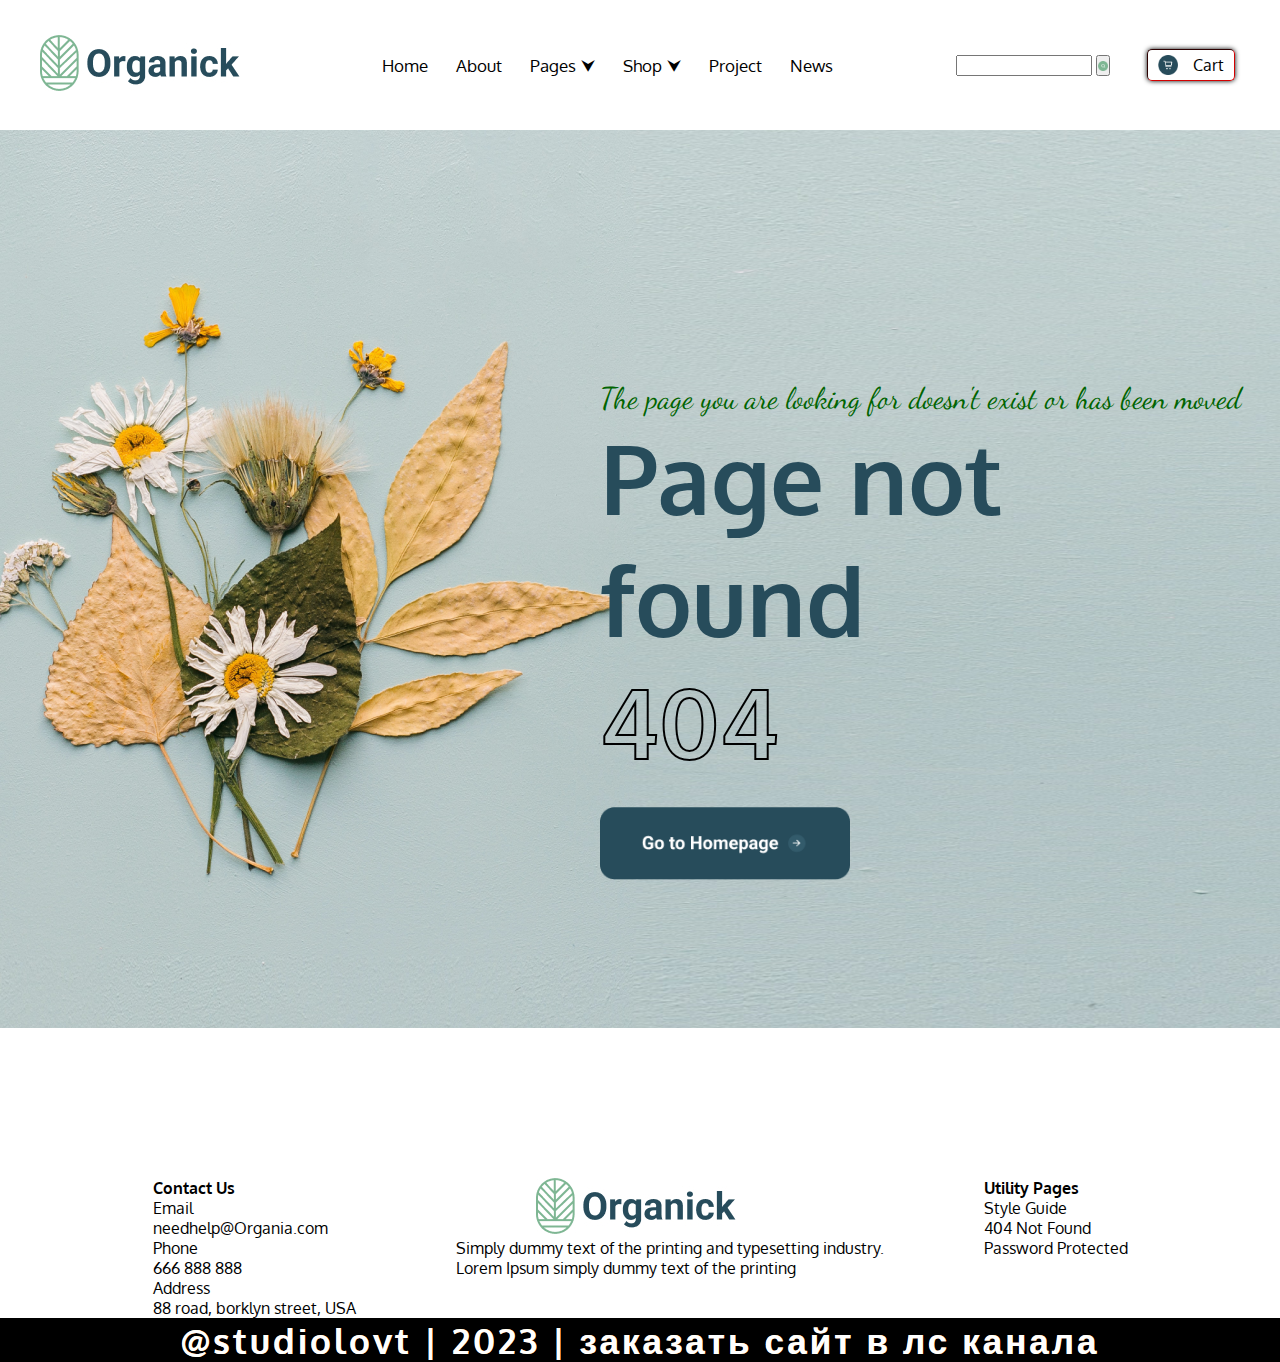
<file: bad404.html>
<!DOCTYPE html>
<html lang="en">
<head>
    <meta charset="UTF-8">
    <meta name="viewport" content="width=device-width, initial-scale=1.0">
    <title>404</title>
    <link rel="stylesheet" href="./css/style.css">
    <link rel="preconnect" href="https://fonts.googleapis.com">
    <link rel="preconnect" href="https://fonts.gstatic.com" crossorigin>
    <link href="https://fonts.googleapis.com/css2?family=Dancing+Script:wght@400;500&family=Montserrat:wght@100;400&family=Oxygen&family=Prompt:ital,wght@0,500;1,500&display=swap" rel="stylesheet">
</head>
<body>
    <header>
        <nav>
            <a href="/Index.html"><img src="./img/Logo.jpg" alt=""></a>
            <nav id='menu'>
                <input type='checkbox' id='responsive-menu' onclick='updatemenu()'><label></label>
                <ul>
                    <li class="header_link"><a href='/Index.html'>Home</a></li>
                    <li class="header_link"><a href='/about.html'>About</a></li>
                    <li class="header_link"><a class='dropdown-arrow' href='/our_teAM.html'>Pages</a>
                    <ul class='sub-menus'>
                        <li class="header_link"><a href='/qwer.html'>Quality Standard</a></li>
                        <li class="header_link"><a href='/BLACK.html'>Black Raspberry</a></li>
                    </ul>
                    </li>
                    <li class="header_link"><a class='dropdown-arrow' href='/shop.html'>Shop</a>
                    <ul class='sub-menus'>
                        <li class="header_link"><a href='/singl_shop.html'>Shope Single</a></li>
                    </ul>
                    </li>
                    <li class="header_link"><a href='/portfolio.html'>Project</a></li>
                    <li class="header_link"><a href='#'>News</a></li>
                </ul>
            </nav>
            <div class="search">
                <form action="">
                    <input class="" type="text">
                    <button type="submit"> <img width="10" src="./img/Search Icon.png" alt=""></button>
                </form>
            </div>
            <div class="cart">
                <img width="20" class="Icon_cart" src="./img/Cart Icon.png" alt="">
                <label for="">Cart</label>
            </div>
        </nav>
    </header>
    <main>
        <div class="wrapper_intro404">
            <img  src="./img/404bad.png" alt="">
            <div class="tit_wr404">
                <p class="tit_lit" style="color: darkgreen;">The page you are looking for doesn't exist or has been moved</p>
                <h1 class="tit_lith1">Page not found <br> <span>404 </span></h1>
                <a href="/Index.html"><img width="250" style="padding-top: 25px;" class="bt_intro" src="./img/back_home.png" alt=""></a>
            </div>
            
        </div>
    </main>
    
    <footer>
        <div class="up_footer">
            <div class="nav_menu_footer">
                <div class="lists">
                    <ul>
                        <label class="glob"> <b>Contact Us</b></label>
                        <li>Email <br>needhelp@Organia.com </li>
                        <li>Phone <br> 666 888 888 </li>
                        <li>Address <br> 88 road, borklyn street, USA</li>
                    </ul>
                    <ul>
                        <a href="/Index.html"><img src="./img/Logo.jpg" alt=""></a>
                        <li> <label> Simply dummy text of the printing and typesetting industry. <br>Lorem Ipsum simply dummy text of the printing</label> </li>
                    </ul>
                    <ul>
                        <label class="glob"> <b>Utility Pages</b></label>
                        <li>Style Guide</li>
                        <li>404 Not Found</li>
                        <li>Password Protected</li>
                      
                    </ul>
               
                </div>
            </div>
        </div>
        <div class="down_footer">
            <div class="my_cont">
                <a href="https://github.com/IvanLovt "><div class="glitch" data-text="@studiolovt |  2023 |  заказать сайт в лс канала">@studiolovt |  2023 |  заказать сайт в лс канала</div></a>
             </div>
        </div>
    </footer>
    <script>
        function updatemenu() {
            if (document.getElementById('responsive-menu').checked == true) {
              document.getElementById('menu').style.borderBottomRightRadius = '0';
              document.getElementById('menu').style.borderBottomLeftRadius = '0';
            }else{
              document.getElementById('menu').style.borderRadius = '0px';
            }
          }
    </script>
</body>
</html>
</file>
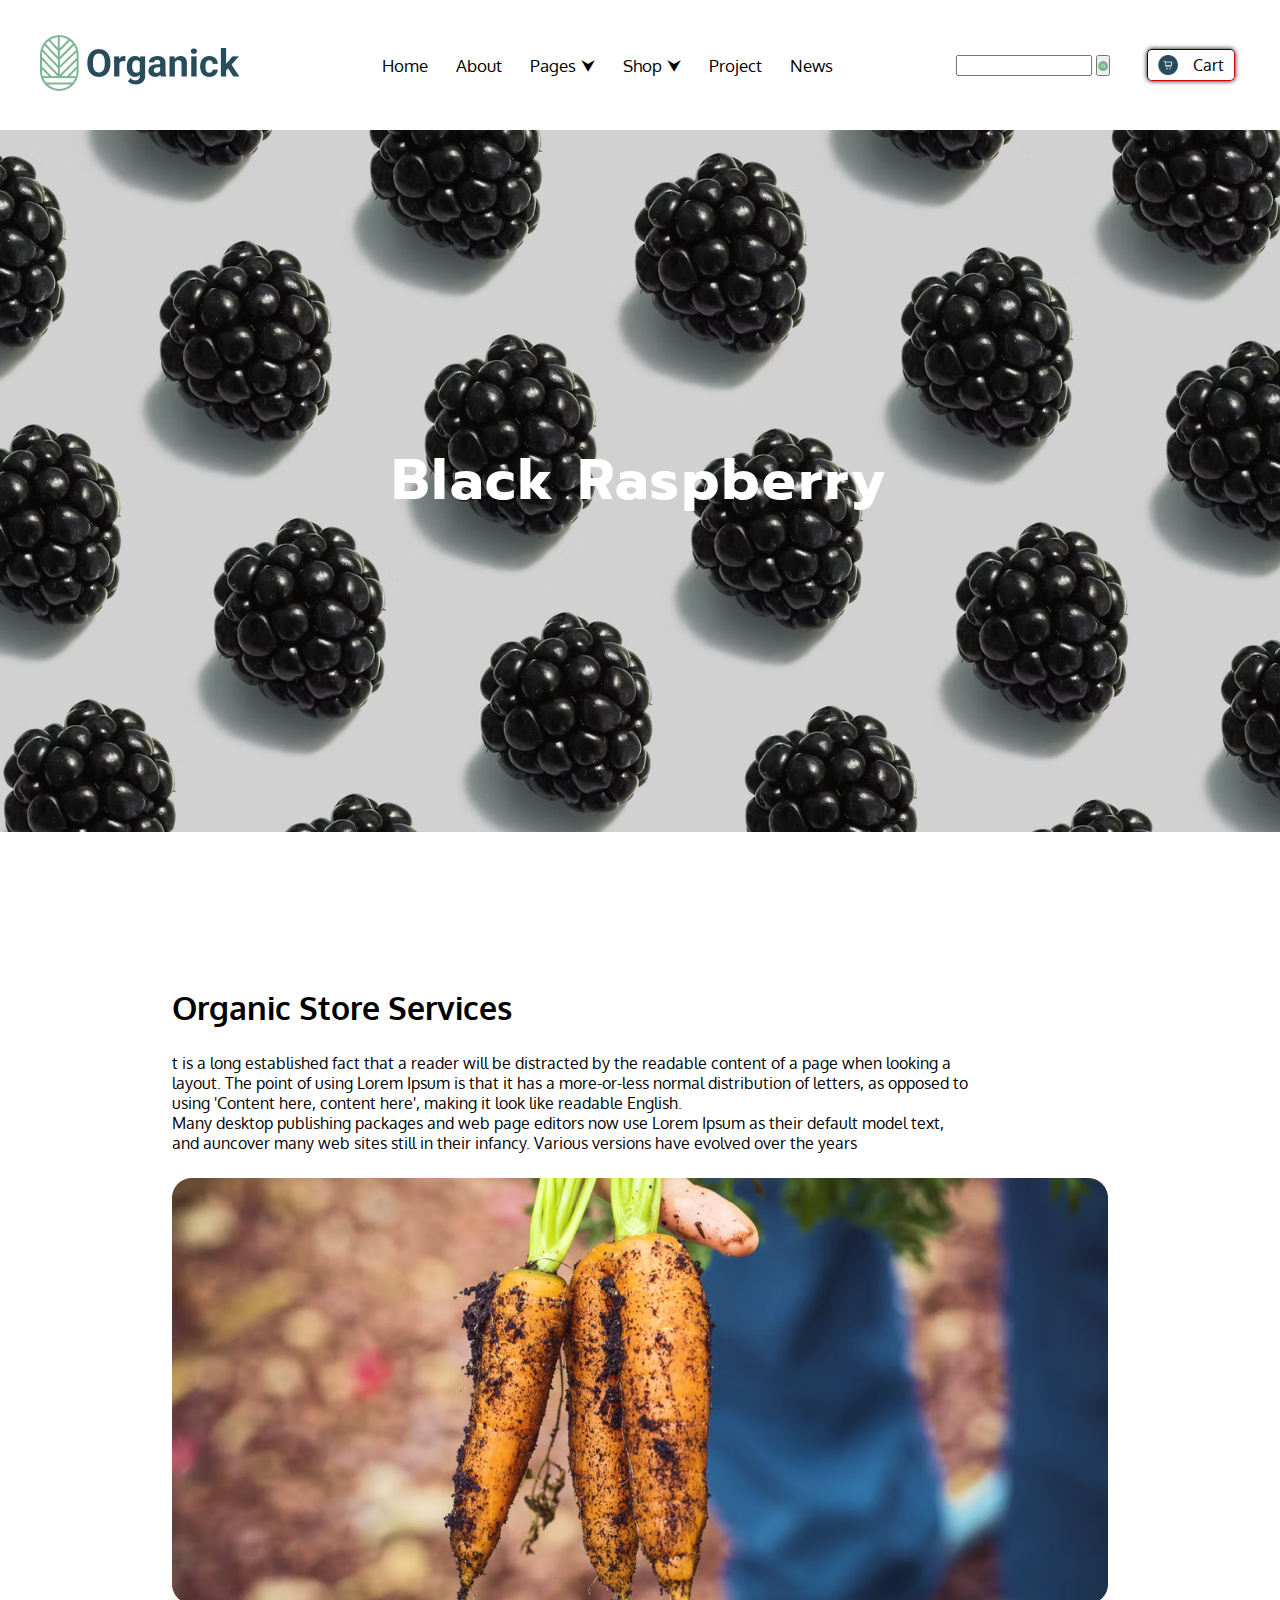
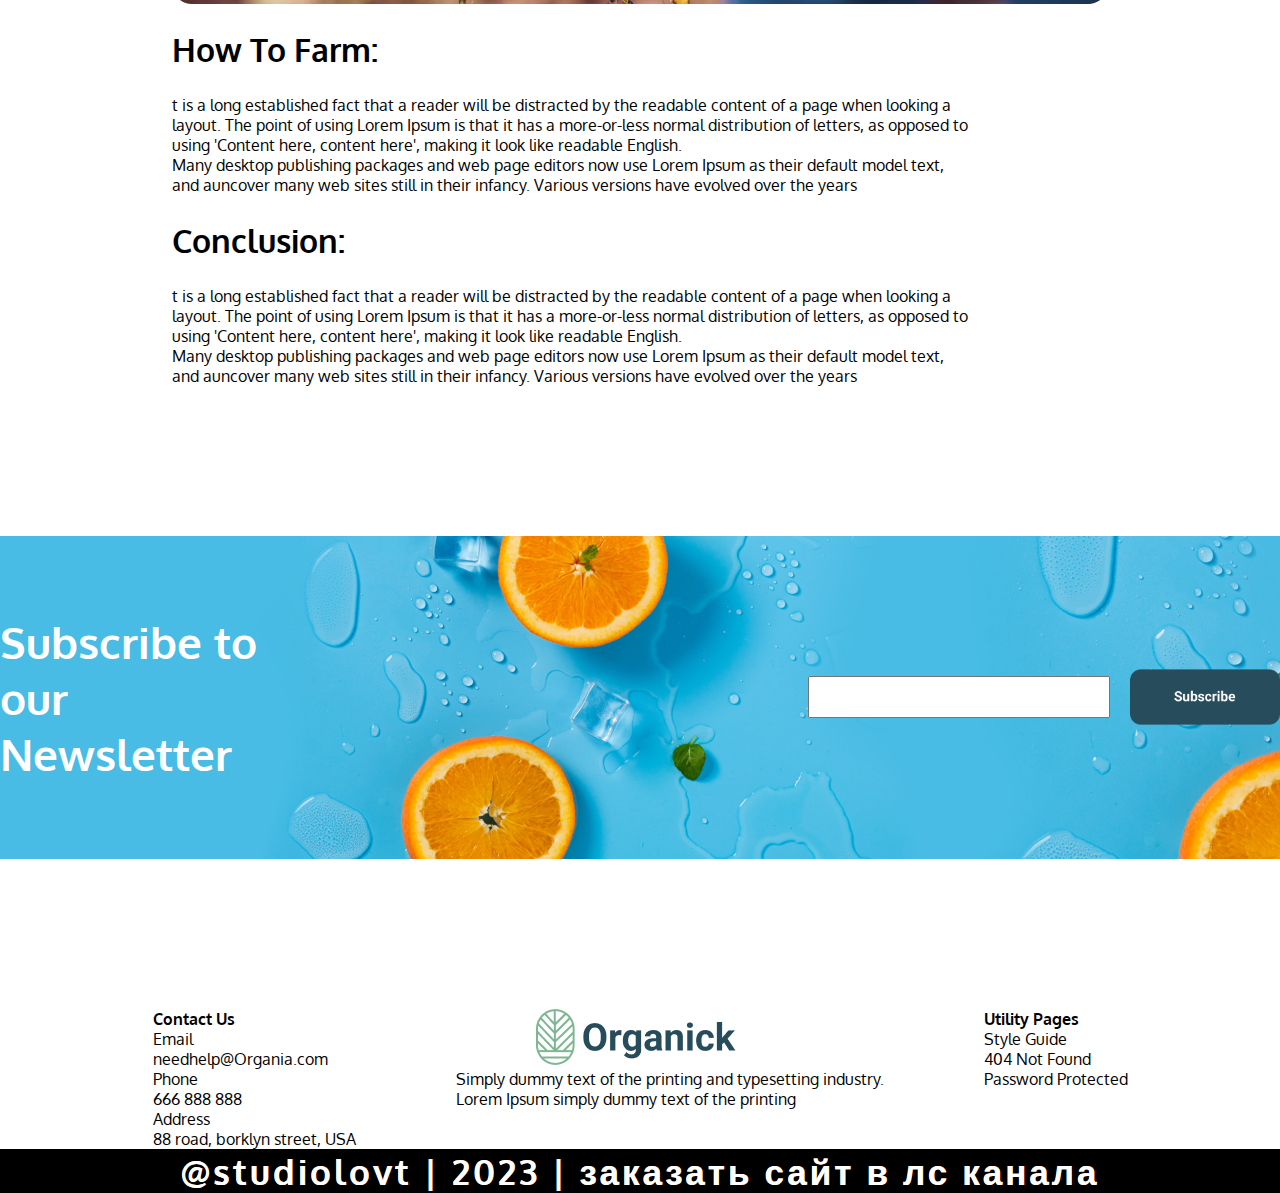
<file: BLACK.html>
<!DOCTYPE html>
<html lang="en">
<head>
    <meta charset="UTF-8">
    <meta name="viewport" content="width=device-width, initial-scale=1.0">
    <title>Raspberry</title>
    <link rel="stylesheet" href="./css/style.css">
    <link rel="preconnect" href="https://fonts.googleapis.com">
    <link rel="preconnect" href="https://fonts.gstatic.com" crossorigin>
    <link href="https://fonts.googleapis.com/css2?family=Dancing+Script:wght@400;500&family=Montserrat:wght@100;400&family=Oxygen&family=Prompt:ital,wght@0,500;1,500&display=swap" rel="stylesheet">
</head>
<body>
    <header>
        <nav>
            <a href="/Index.html"><img src="./img/Logo.jpg" alt=""></a>
            <nav id='menu'>
                <input type='checkbox' id='responsive-menu' onclick='updatemenu()'><label></label>
                <ul>
                    <li class="header_link"><a href='/Index.html'>Home</a></li>
                    <li class="header_link"><a href='/about.html'>About</a></li>
                    <li class="header_link"><a class='dropdown-arrow' href='/our_teAM.html'>Pages</a>
                    <ul class='sub-menus'>
                        <li class="header_link"><a href='/qwer.html'>Quality Standard</a></li>
                        <li class="header_link"><a href='/BLACK.html'>Black Raspberry</a></li>
                    </ul>
                    </li>
                    <li class="header_link"><a class='dropdown-arrow' href='/shop.html'>Shop</a>
                    <ul class='sub-menus'>
                        <li class="header_link"><a href='/singl_shop.html'>Shope Single</a></li>
                    </ul>
                    </li>
                    <li class="header_link"><a href='/portfolio.html'>Project</a></li>
                    <li class="header_link"><a href='#'>News</a></li>
                </ul>
            </nav>
            <div class="search">
                <form action="">
                    <input class="" type="text">
                    <button type="submit"> <img width="10" src="./img/Search Icon.png" alt=""></button>
                </form>
            </div>
            <div class="cart">
                <img width="20" class="Icon_cart" src="./img/Cart Icon.png" alt="">
                <label for="">Cart</label>
            </div>
        </nav>
    </header>
    <main>
        <div class="pamel_singl2">
            <img width="1500" src="./img/black_Rasp.png" alt="">
            <h1 class="tit_panel" style="color: white;font-size:56px" >Black Raspberry</h1>
        </div>
        <div class="panel_text">

            <div class="text_panel">
                <h1>Organic Store Services</h1>
                <p>t is a long established fact that a reader will be distracted by the readable content of a page when looking a <br>layout. The point of using Lorem Ipsum is that it has a more-or-less normal distribution of letters, as opposed to <br> using 'Content here, content here', making it look like readable English. <br> Many desktop publishing packages and web page editors now use Lorem Ipsum as their default model text, <br> and auncover many web sites still in their infancy. Various versions have evolved over the years</p>
                <img src="./img/ljkghn.png" alt="">
                <h1>How To Farm:</h1>
                <p>t is a long established fact that a reader will be distracted by the readable content of a page when looking a <br>layout. The point of using Lorem Ipsum is that it has a more-or-less normal distribution of letters, as opposed to <br> using 'Content here, content here', making it look like readable English. <br> Many desktop publishing packages and web page editors now use Lorem Ipsum as their default model text, <br> and auncover many web sites still in their infancy. Various versions have evolved over the years</p>
                <h1>Conclusion:</h1>
                <p>t is a long established fact that a reader will be distracted by the readable content of a page when looking a <br>layout. The point of using Lorem Ipsum is that it has a more-or-less normal distribution of letters, as opposed to <br> using 'Content here, content here', making it look like readable English. <br> Many desktop publishing packages and web page editors now use Lorem Ipsum as their default model text, <br> and auncover many web sites still in their infancy. Various versions have evolved over the years</p>

            </div>
        </div>
        <div class="panel_backvisit">
            <div class="vizit">
                <img src="./img/vizit.png" alt="">
                <div class="vizit_title">
                    <h3>Subscribe to <br> our Newsletter</h3>
                    <form class="input_box" action="">
                        <input type="text" name="" id="" spellcheck="true">
                        <img width="150" src="./img/subs.png" alt="">
                    </form>
                    
                </div>
            </div>
        </div>
    </main>
    </main>
    <footer>
        <div class="up_footer">
            <div class="nav_menu_footer">
                <div class="lists">
                    <ul>
                        <label class="glob"> <b>Contact Us</b></label>
                        <li>Email <br>needhelp@Organia.com </li>
                        <li>Phone <br> 666 888 888 </li>
                        <li>Address <br> 88 road, borklyn street, USA</li>
                    </ul>
                    <ul>
                        <a href="/Index.html"><img src="./img/Logo.jpg" alt=""></a>
                        <li> <label> Simply dummy text of the printing and typesetting industry. <br>Lorem Ipsum simply dummy text of the printing</label> </li>
                    </ul>
                    <ul>
                        <label class="glob"> <b>Utility Pages</b></label>
                        <li>Style Guide</li>
                        <li>404 Not Found</li>
                        <li>Password Protected</li>
                      
                    </ul>
               
                </div>
            </div>
        </div>
        <div class="down_footer">
            <div class="my_cont">
                <a href="https://github.com/IvanLovt "><div class="glitch" data-text="@studiolovt |  2023 |  заказать сайт в лс канала">@studiolovt |  2023 |  заказать сайт в лс канала</div></a>
             </div>
        </div>
    </footer>
    <script>
        function updatemenu() {
            if (document.getElementById('responsive-menu').checked == true) {
              document.getElementById('menu').style.borderBottomRightRadius = '0';
              document.getElementById('menu').style.borderBottomLeftRadius = '0';
            }else{
              document.getElementById('menu').style.borderRadius = '0px';
            }
          }
    </script>
</body>
</html>
</file>
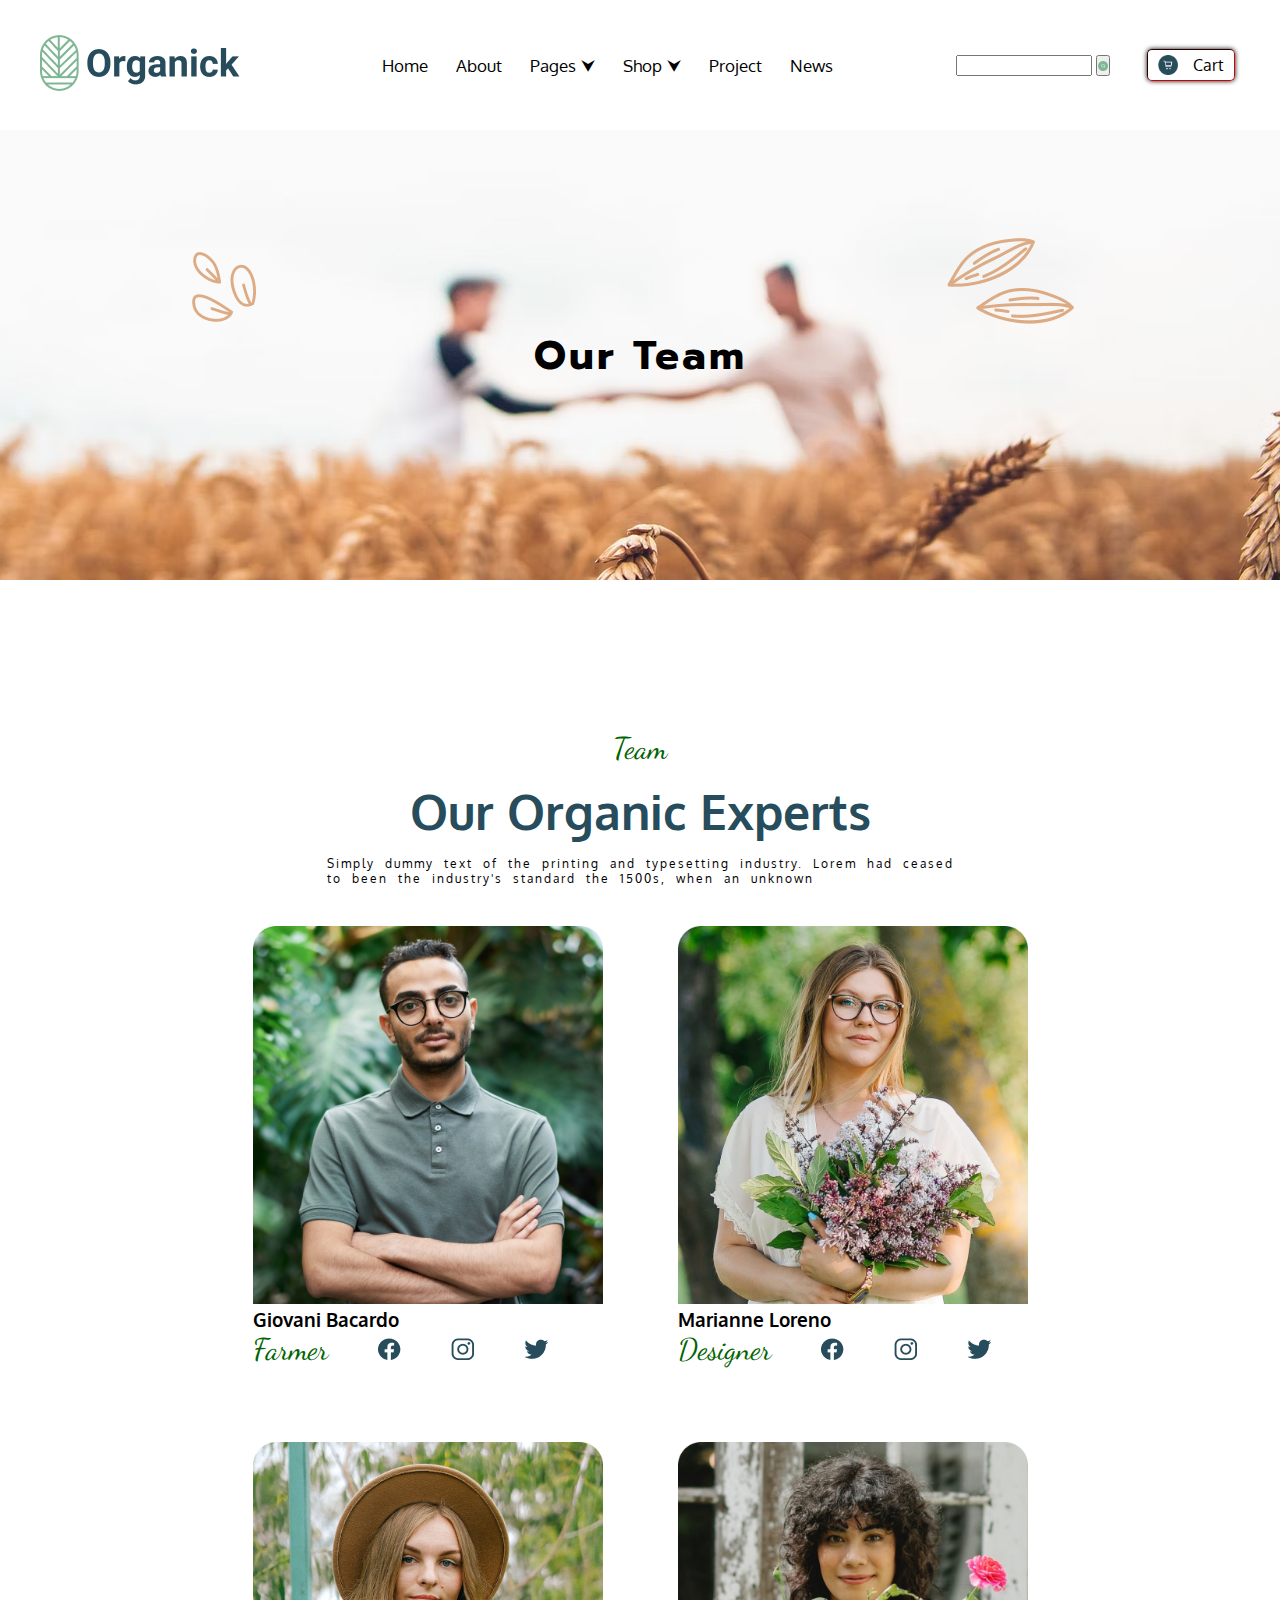
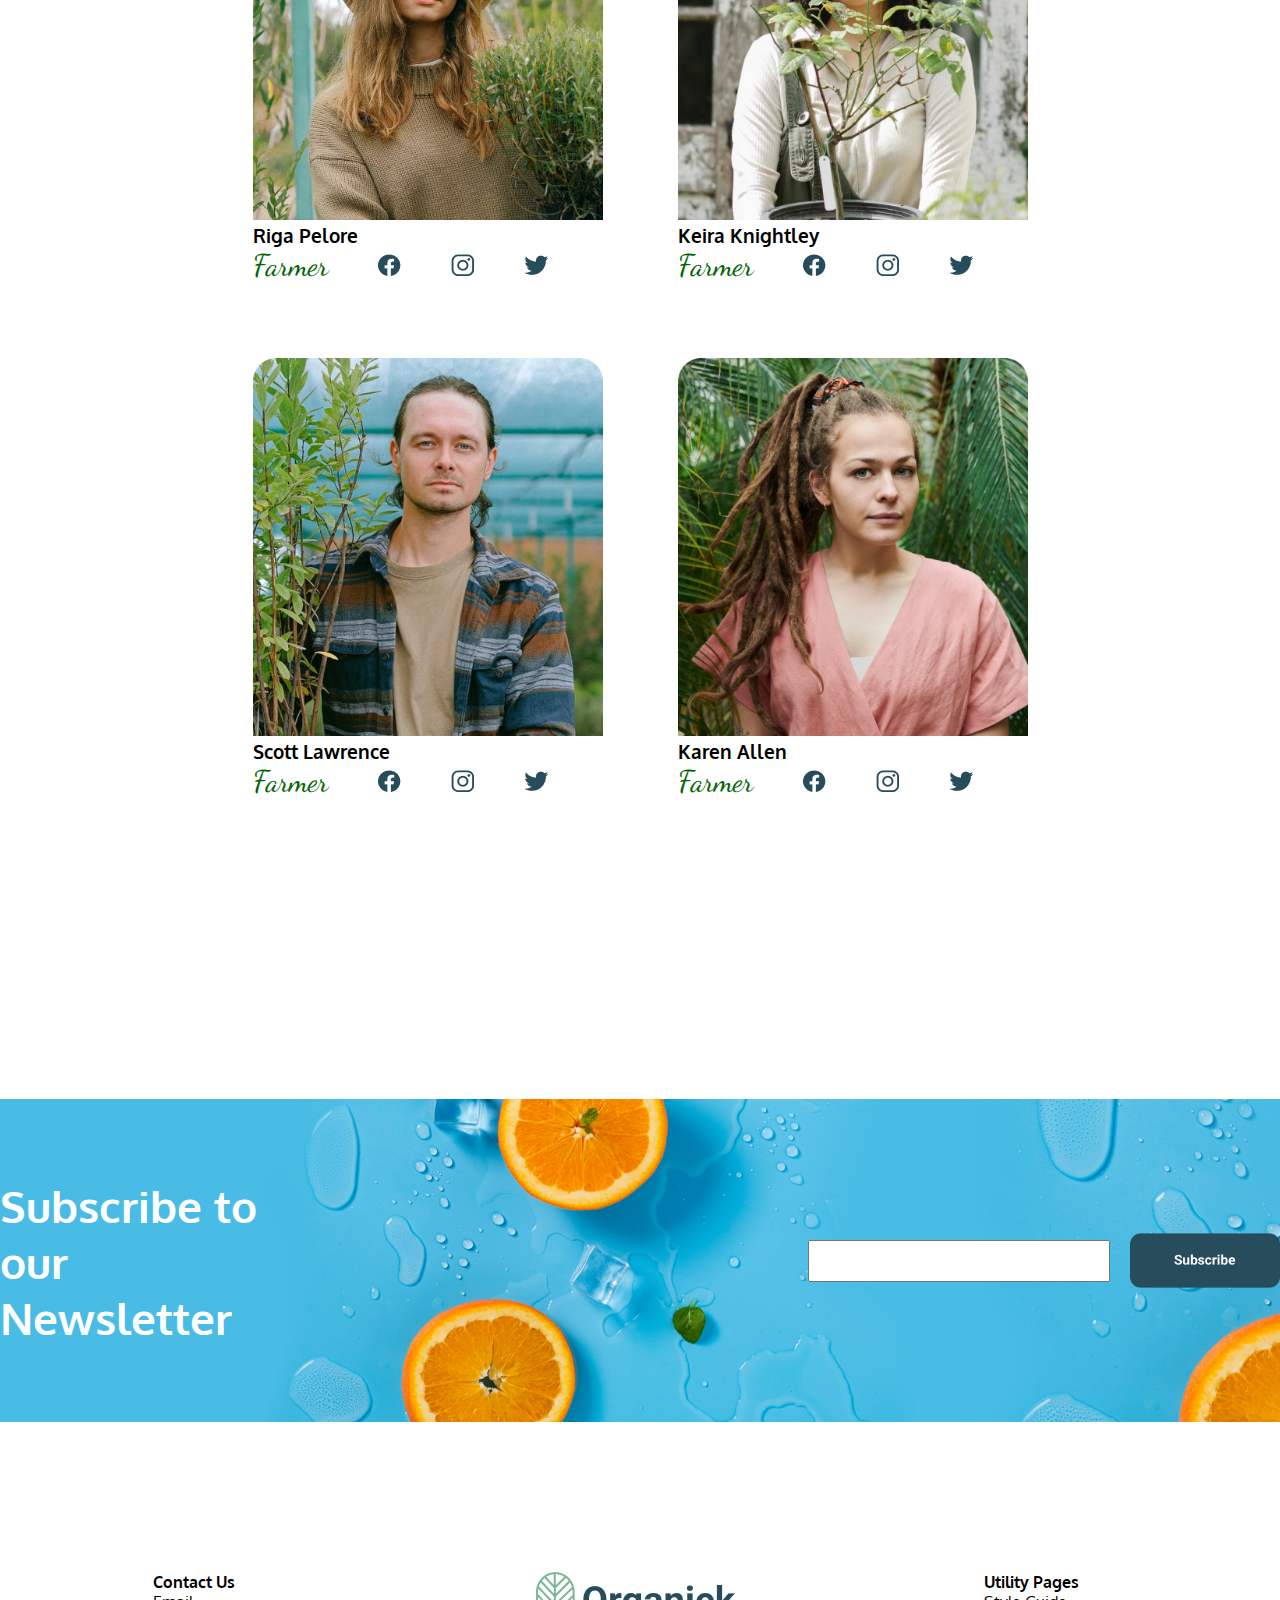
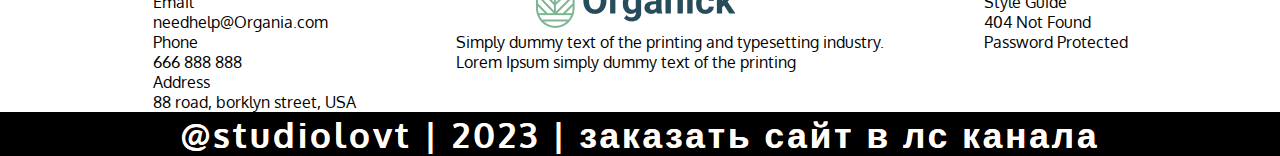
<file: our_teAM.html>
<!DOCTYPE html>
<html lang="en">
    <head>
        <meta charset="UTF-8">
        <meta name="viewport" content="width=device-width, initial-scale=1.0">
        <title>ДоставкаЕды</title>
        <link rel="stylesheet" href="./css/style.css">
        <link rel="preconnect" href="https://fonts.googleapis.com">
        <link rel="preconnect" href="https://fonts.gstatic.com" crossorigin>
        <link href="https://fonts.googleapis.com/css2?family=Dancing+Script:wght@400;500&family=Montserrat:wght@100;400&family=Oxygen&family=Prompt:ital,wght@0,500;1,500&display=swap" rel="stylesheet">
    </head>
<body>
    <header>
        <nav>
            <a href="/Index.html"><img src="./img/Logo.jpg" alt=""></a>
            <nav id='menu'>
                <input type='checkbox' id='responsive-menu' onclick='updatemenu()'><label></label>
                <ul>
                    <li class="header_link"><a href='/Index.html'>Home</a></li>
                    <li class="header_link"><a href='/about.html'>About</a></li>
                    <li class="header_link"><a class='dropdown-arrow' href='/our_teAM.html'>Pages</a>
                    <ul class='sub-menus'>
                        <li class="header_link"><a href='/qwer.html'>Quality Standard</a></li>
                        <li class="header_link"><a href='/BLACK.html'>Black Raspberry</a></li>
                    </ul>
                    </li>
                    <li class="header_link"><a class='dropdown-arrow' href='/shop.html'>Shop</a>
                    <ul class='sub-menus'>
                        <li class="header_link"><a href='/singl_shop.html'>Shope Single</a></li>
                    </ul>
                    </li>
                    <li class="header_link"><a href='/portfolio.html'>Project</a></li>
                    <li class="header_link"><a href='#'>News</a></li>
                </ul>
            </nav>
            <div class="search">
                <form action="">
                    <input class="" type="text">
                    <button type="submit"> <img width="10" src="./img/Search Icon.png" alt=""></button>
                </form>
            </div>
            <div class="cart">
                <img width="20" class="Icon_cart" src="./img/Cart Icon.png" alt="">
                <label for="">Cart</label>
            </div>
        </nav>
    </header>
    <main>
        <div class="pamel_singl2">
            <img src="./img/Background Image.jpg" alt="">
            <h1 class="tit_panel">Our Team</h1>
        </div>
        <div class="panel_personal">
            <p class="tit_lit" style="color: darkgreen;">Team</p>
            <h1 class="tit_lith1" style="font-size: 48px;">Our Organic Experts</h1>
            <p class="tit_litp" style="font-size: 12px;">Simply dummy text of the printing and typesetting industry. Lorem had ceased <br> to been the industry's standard the 1500s, when an unknown</p>
            <div class="social_icon">
                <div class="photo_uss">
                    <img width="350" src="./img/us_ph.png" alt="">
                    <h3>Giovani Bacardo</h3>
                    <div class="icon_zocial">
                        <p class="tit_lit" style="color: darkgreen;">Farmer</p>
                        <img src="./img/Fb.png" alt="">
                        <img src="./img/Insta.png" alt="">
                        <img src="./img/Twiter.png" alt="">
                    </div>
                </div>
                <div class="photo_uss">
                    <img width="350" src="./img/us_ph1.png" alt="">
                    <h3>Marianne Loreno</h3>
                    <div class="icon_zocial">
                        <p class="tit_lit" style="color: darkgreen;">Designer</p>
                        <img src="./img/Fb.png" alt="">
                        <img src="./img/Insta.png" alt="">
                        <img src="./img/Twiter.png" alt="">
                    </div>
                </div>
                <div class="photo_uss">
                    <img width="350" src="./img/us_ph2.png" alt="">
                    <h3>Riga Pelore</h3>
                    <div class="icon_zocial">
                        <p class="tit_lit" style="color: darkgreen;">Farmer</p>
                        <img src="./img/Fb.png" alt="">
                        <img src="./img/Insta.png" alt="">
                        <img src="./img/Twiter.png" alt="">
                    </div>
                </div>
                <div class="photo_uss">
                    <img width="350" src="./img/us_ph3.png" alt="">
                    <h3>Keira Knightley</h3>
                    <div class="icon_zocial">
                        <p class="tit_lit" style="color: darkgreen;">Farmer</p>
                        <img src="./img/Fb.png" alt="">
                        <img src="./img/Insta.png" alt="">
                        <img src="./img/Twiter.png" alt="">
                    </div>
                </div>
                <div class="photo_uss">
                    <img width="350" src="./img/us_ph5.png" alt="">
                    <h3>Scott Lawrence</h3>
                    <div class="icon_zocial">
                        <p class="tit_lit" style="color: darkgreen;">Farmer</p>
                        <img src="./img/Fb.png" alt="">
                        <img src="./img/Insta.png" alt="">
                        <img src="./img/Twiter.png" alt="">
                    </div>
                </div>
                <div class="photo_uss">
                    <img width="350" src="./img/us_ph4.png" alt="">
                    <h3>Karen Allen</h3>
                    <div class="icon_zocial">
                        <p class="tit_lit" style="color: darkgreen;">Farmer</p>
                        <img src="./img/Fb.png" alt="">
                        <img src="./img/Insta.png" alt="">
                        <img src="./img/Twiter.png" alt="">
                    </div>
                </div>
            </div>
        </div>
        <div class="panel_backvisit">
            <div class="vizit">
                <img src="./img/vizit.png" alt="">
                <div class="vizit_title">
                    <h3>Subscribe to <br> our Newsletter</h3>
                    <form class="input_box" action="">
                        <input type="text" name="" id="" spellcheck="true">
                        <img width="150" src="./img/subs.png" alt="">
                    </form>
                    
                </div>
            </div>
        </div>
    </main>
    <footer>
        <div class="up_footer">
            <div class="nav_menu_footer">
                <div class="lists">
                    <ul>
                        <label class="glob"> <b>Contact Us</b></label>
                        <li>Email <br>needhelp@Organia.com </li>
                        <li>Phone <br> 666 888 888 </li>
                        <li>Address <br> 88 road, borklyn street, USA</li>
                    </ul>
                    <ul>
                        <a href="/Index.html"><img src="./img/Logo.jpg" alt=""></a>
                        <li> <label> Simply dummy text of the printing and typesetting industry. <br>Lorem Ipsum simply dummy text of the printing</label> </li>
                    </ul>
                    <ul>
                        <label class="glob"> <b>Utility Pages</b></label>
                        <li>Style Guide</li>
                        <li>404 Not Found</li>
                        <li>Password Protected</li>
                      
                    </ul>
               
                </div>
            </div>
        </div>
        <div class="down_footer">
            <div class="my_cont">
                <a href="https://github.com/IvanLovt "><div class="glitch" data-text="@studiolovt |  2023 |  заказать сайт в лс канала">@studiolovt |  2023 |  заказать сайт в лс канала</div></a>
             </div>
        </div>
    </footer>
    <script>
        function updatemenu() {
            if (document.getElementById('responsive-menu').checked == true) {
              document.getElementById('menu').style.borderBottomRightRadius = '0';
              document.getElementById('menu').style.borderBottomLeftRadius = '0';
            }else{
              document.getElementById('menu').style.borderRadius = '0px';
            }
          }
    </script>
</body>
</html>
</file>
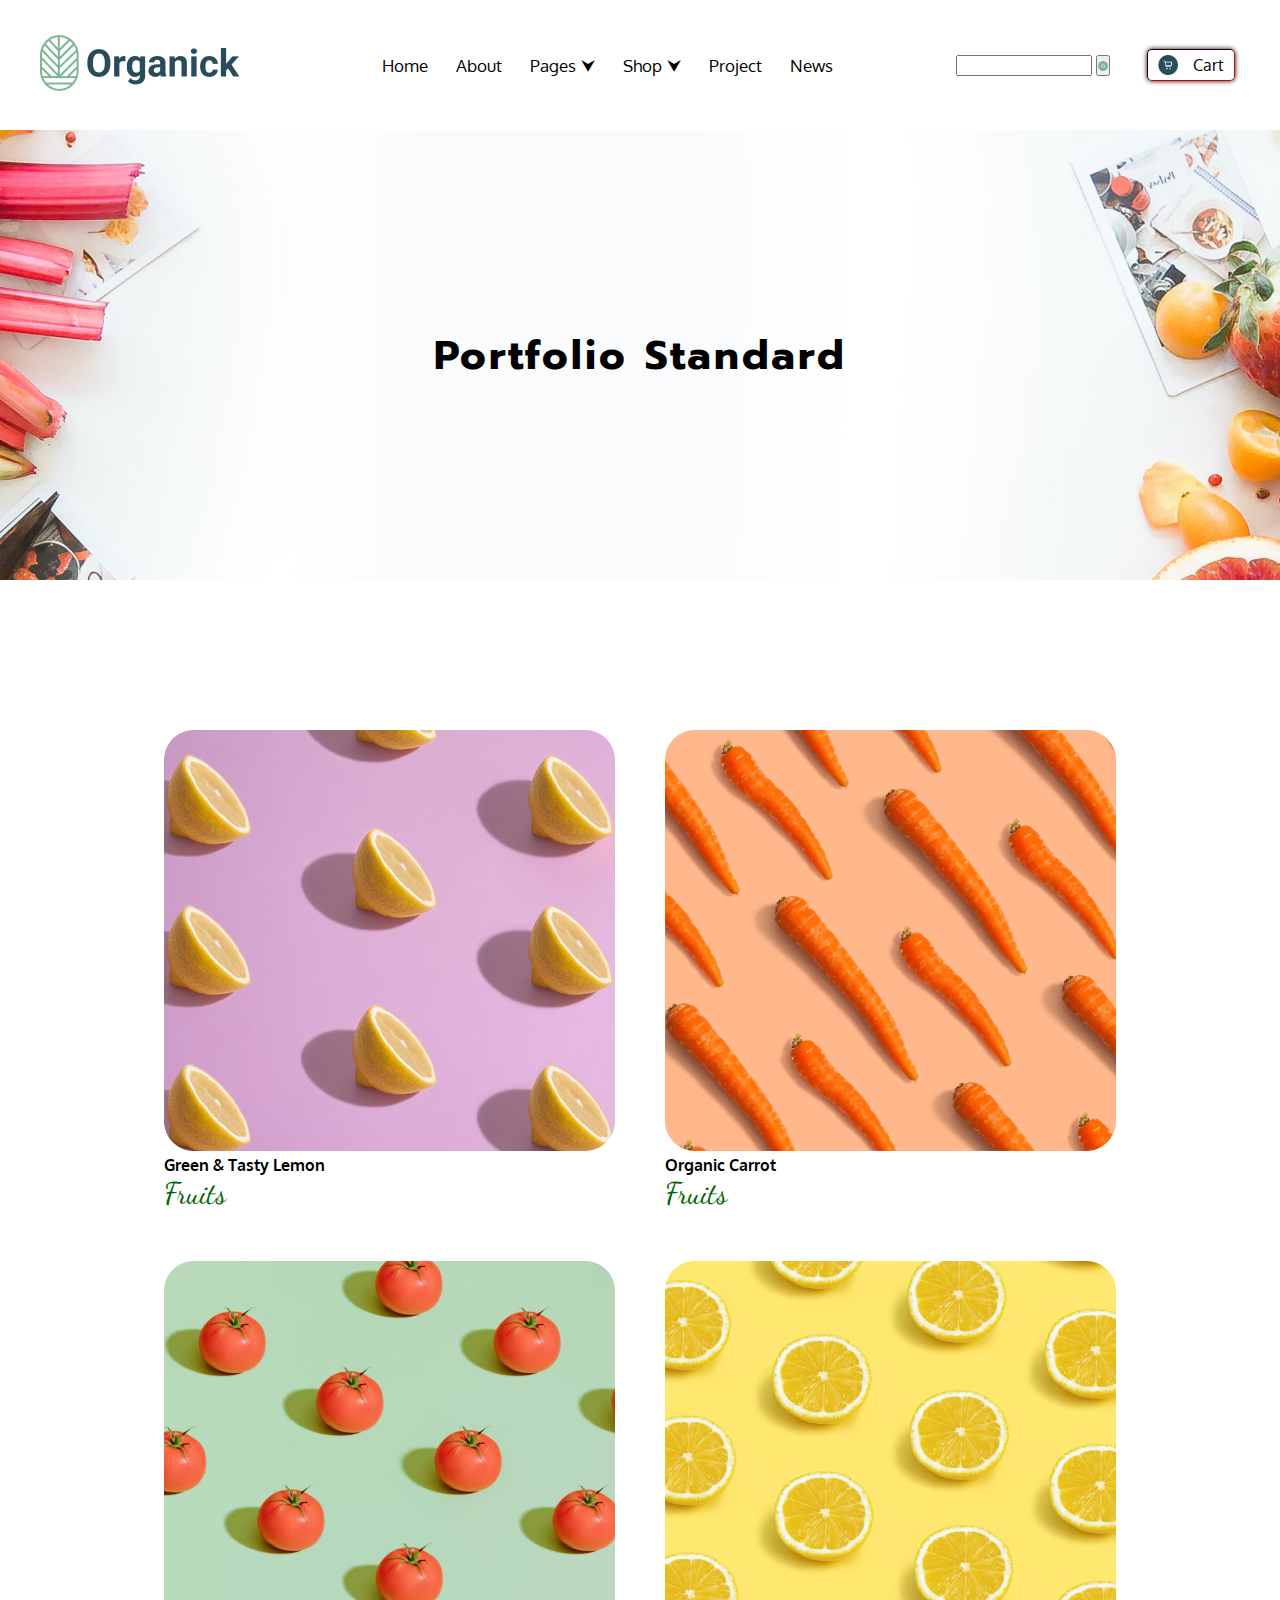
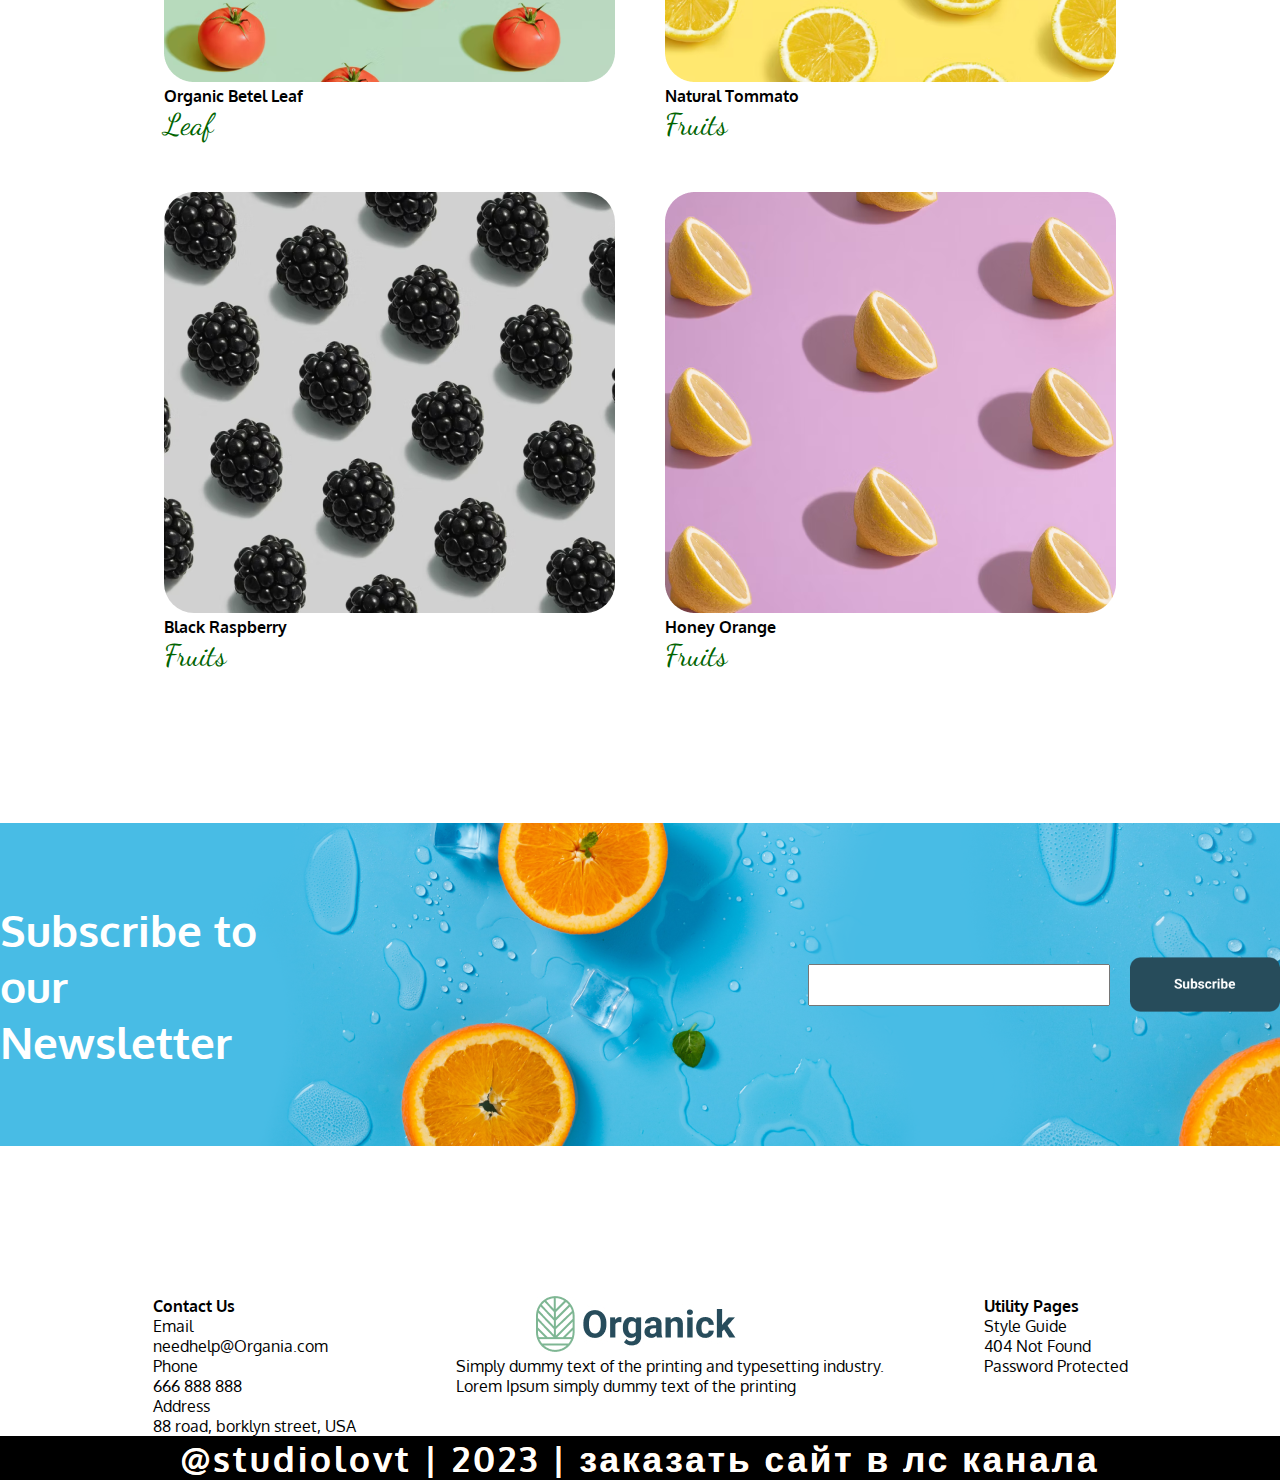
<file: portfolio.html>
<!DOCTYPE html>
<html lang="en">
<head>
    <meta charset="UTF-8">
    <meta name="viewport" content="width=device-width, initial-scale=1.0">
    <title>Standart</title>
    <link rel="stylesheet" href="./css/style.css">
    <link rel="preconnect" href="https://fonts.googleapis.com">
    <link rel="preconnect" href="https://fonts.gstatic.com" crossorigin>
    <link href="https://fonts.googleapis.com/css2?family=Dancing+Script:wght@400;500&family=Montserrat:wght@100;400&family=Oxygen&family=Prompt:ital,wght@0,500;1,500&display=swap" rel="stylesheet">
</head>
<body>
    <header>
        <nav>
            <a href="/index.html"><img src="./img/Logo.jpg" alt=""></a>
            <nav id='menu'>
                <input type='checkbox' id='responsive-menu' onclick='updatemenu()'><label></label>
                <ul>
                    <li class="header_link"><a href='/index.html'>Home</a></li>
                    <li class="header_link"><a href='/about.html'>About</a></li>
                    <li class="header_link"><a class='dropdown-arrow' href='/our_teAM.html'>Pages</a>
                    <ul class='sub-menus'>
                        <li class="header_link"><a href='/qwer.html'>Quality Standard</a></li>
                        <li class="header_link"><a href='/BLACK.html'>Black Raspberry</a></li>
                    </ul>
                    </li>
                    <li class="header_link"><a class='dropdown-arrow' href='/shop.html'>Shop</a>
                    <ul class='sub-menus'>
                        <li class="header_link"><a href='/singl_shop.html'>Shope Single</a></li>
                    </ul>
                    </li>
                    <li class="header_link"><a href='/portfolio.html'>Project</a></li>
                    <li class="header_link"><a href='#'>News</a></li>
                </ul>
            </nav>
            <div class="search">
                <form action="">
                    <input class="" type="text">
                    <button type="submit"> <img width="10" src="./img/Search Icon.png" alt=""></button>
                </form>
            </div>
            <div class="cart">
                <img width="20" class="Icon_cart" src="./img/Cart Icon.png" alt="">
                <label for="">Cart</label>
            </div>
        </nav>
    </header>
    <main>
        <div class="pamel_singl2">
            <img src="./img/Image_porfolio.png" alt="">
            <h1 class="tit_panel">Portfolio Standard</h1>
        </div>
        <div class="panel_orig">
            <div class="item_ori">
                <img class="photo_item" src="./img/orig.png" alt="">
                <h4>Green & Tasty Lemon</h4>
                <p class="tit_lit" style="color: darkgreen;">Fruits</p>
            </div>
            <div class="item_ori">
                <img class="photo_item" src="./img/orig2.png" alt="">
                <h4>Organic Carrot</h4>
                <p class="tit_lit" style="color: darkgreen;">Fruits</p>
            </div>
            <div class="item_ori">
                <img src="./img/orig3.png" alt="">
                <h4>Organic Betel Leaf</h4>
                <p class="tit_lit" style="color: darkgreen;">Leaf</p>
            </div>
            <div class="item_ori">
                <img  src="./img/orig4.png" alt="">
                <h4>Natural Tommato</h4>
                <p class="tit_lit" style="color: darkgreen;">Fruits</p>
            </div>
            <div class="item_ori">
                <img style="border-radius: 30px;" src="./img/orig5.png" alt="">
                <h4>Black Raspberry</h4>
                <p class="tit_lit" style="color: darkgreen;">Fruits</p>
            </div>
            <div class="item_ori">
                <img src="./img/orig.png" alt="">
                <h4>Honey Orange</h4>
                <p class="tit_lit" style="color: darkgreen;">Fruits</p>
            </div>
        </div>
        <div class="panel_backvisit">
            <div class="vizit">
                <img src="./img/vizit.png" alt="">
                <div class="vizit_title">
                    <h3>Subscribe to <br> our Newsletter</h3>
                    <form class="input_box" action="">
                        <input type="text" name="" id="" spellcheck="true">
                        <img width="150" src="./img/subs.png" alt="">
                    </form>
                    
                </div>
            </div>
        </div>
    </main>
    <footer>
        <div class="up_footer">
            <div class="nav_menu_footer">
                <div class="lists">
                    <ul>
                        <label class="glob"> <b>Contact Us</b></label>
                        <li>Email <br>needhelp@Organia.com </li>
                        <li>Phone <br> 666 888 888 </li>
                        <li>Address <br> 88 road, borklyn street, USA</li>
                    </ul>
                    <ul>
                        <a href="/Index.html"><img src="./img/Logo.jpg" alt=""></a>
                        <li> <label> Simply dummy text of the printing and typesetting industry. <br>Lorem Ipsum simply dummy text of the printing</label> </li>
                    </ul>
                    <ul>
                        <label class="glob"> <b>Utility Pages</b></label>
                        <li>Style Guide</li>
                        <li>404 Not Found</li>
                        <li>Password Protected</li>
                      
                    </ul>
               
                </div>
            </div>
        </div>
        <div class="down_footer">
            <div class="my_cont">
                <a href="https://github.com/IvanLovt "><div class="glitch" data-text="@studiolovt |  2023 |  заказать сайт в лс канала">@studiolovt |  2023 |  заказать сайт в лс канала</div></a>
             </div>
        </div>
    </footer>
    <script>
        function updatemenu() {
            if (document.getElementById('responsive-menu').checked == true) {
              document.getElementById('menu').style.borderBottomRightRadius = '0';
              document.getElementById('menu').style.borderBottomLeftRadius = '0';
            }else{
              document.getElementById('menu').style.borderRadius = '0px';
            }
          }
    </script>
</body>
</html>
</file>
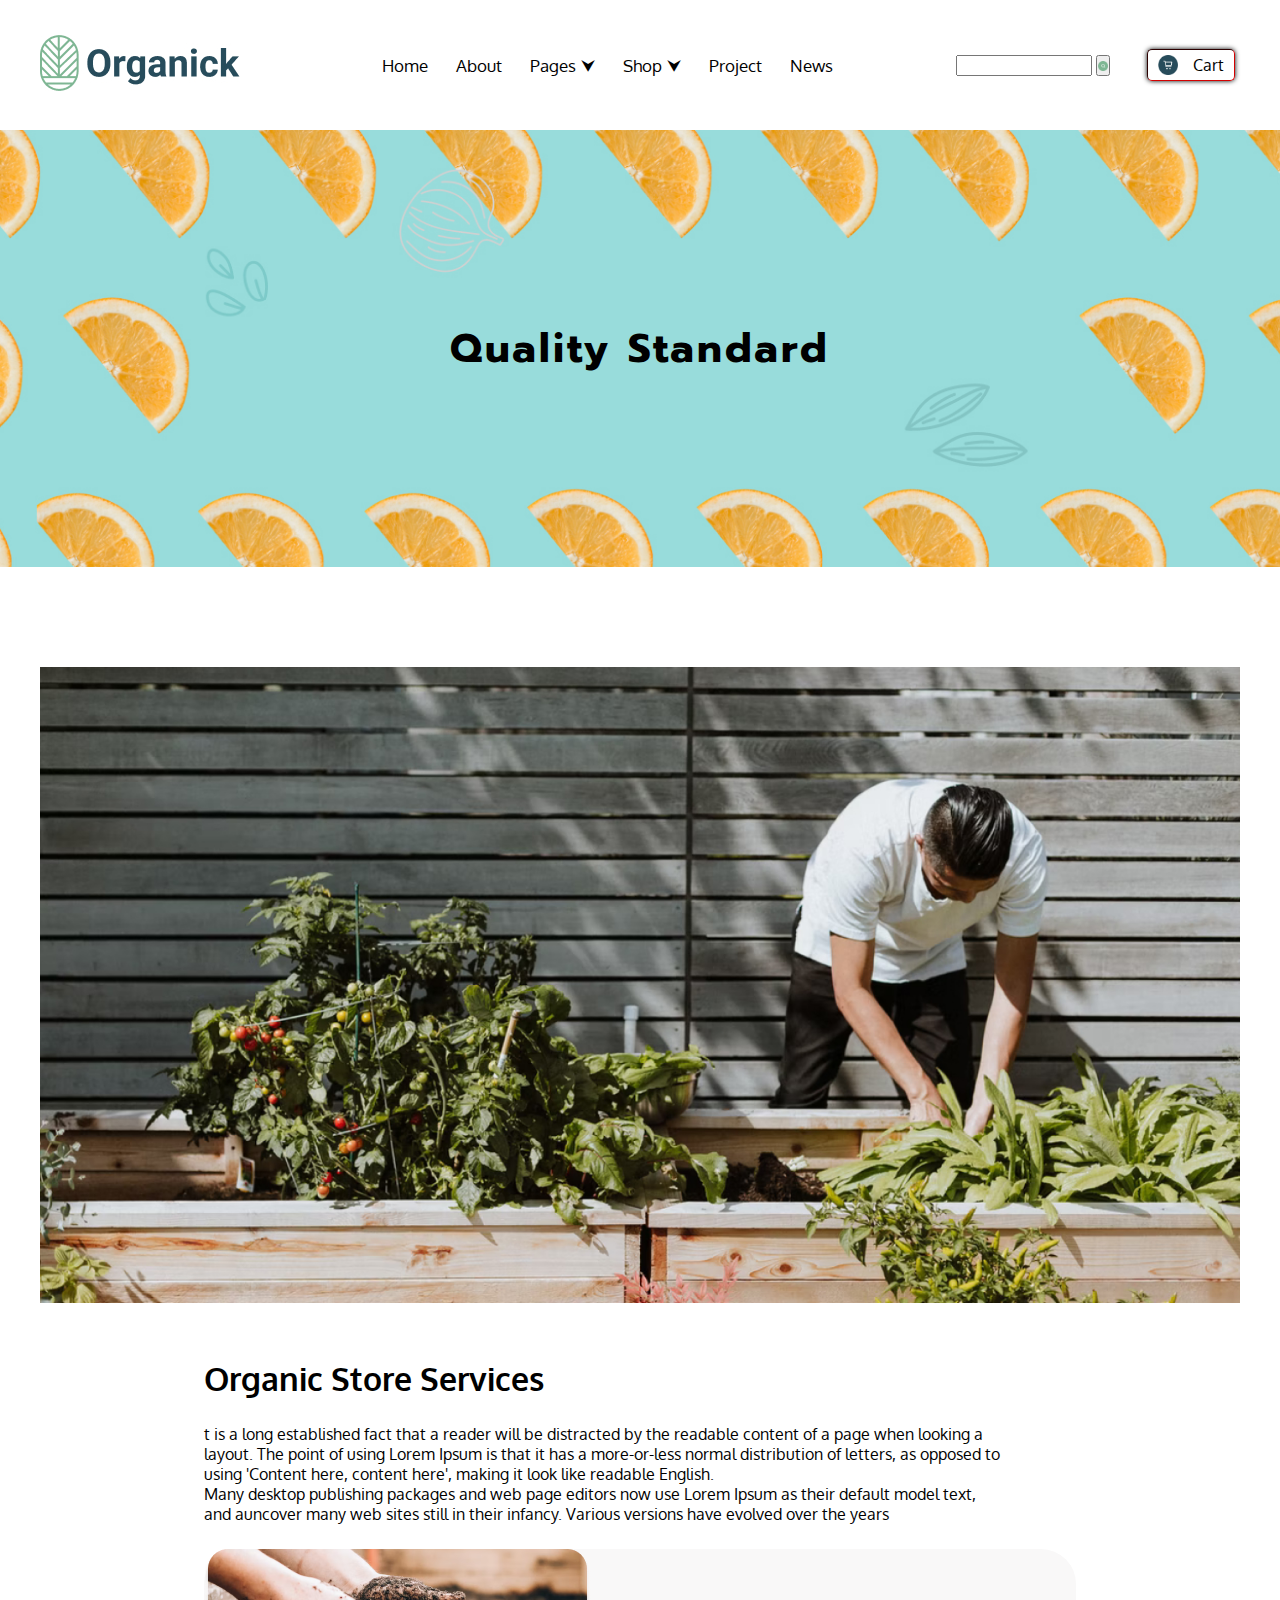
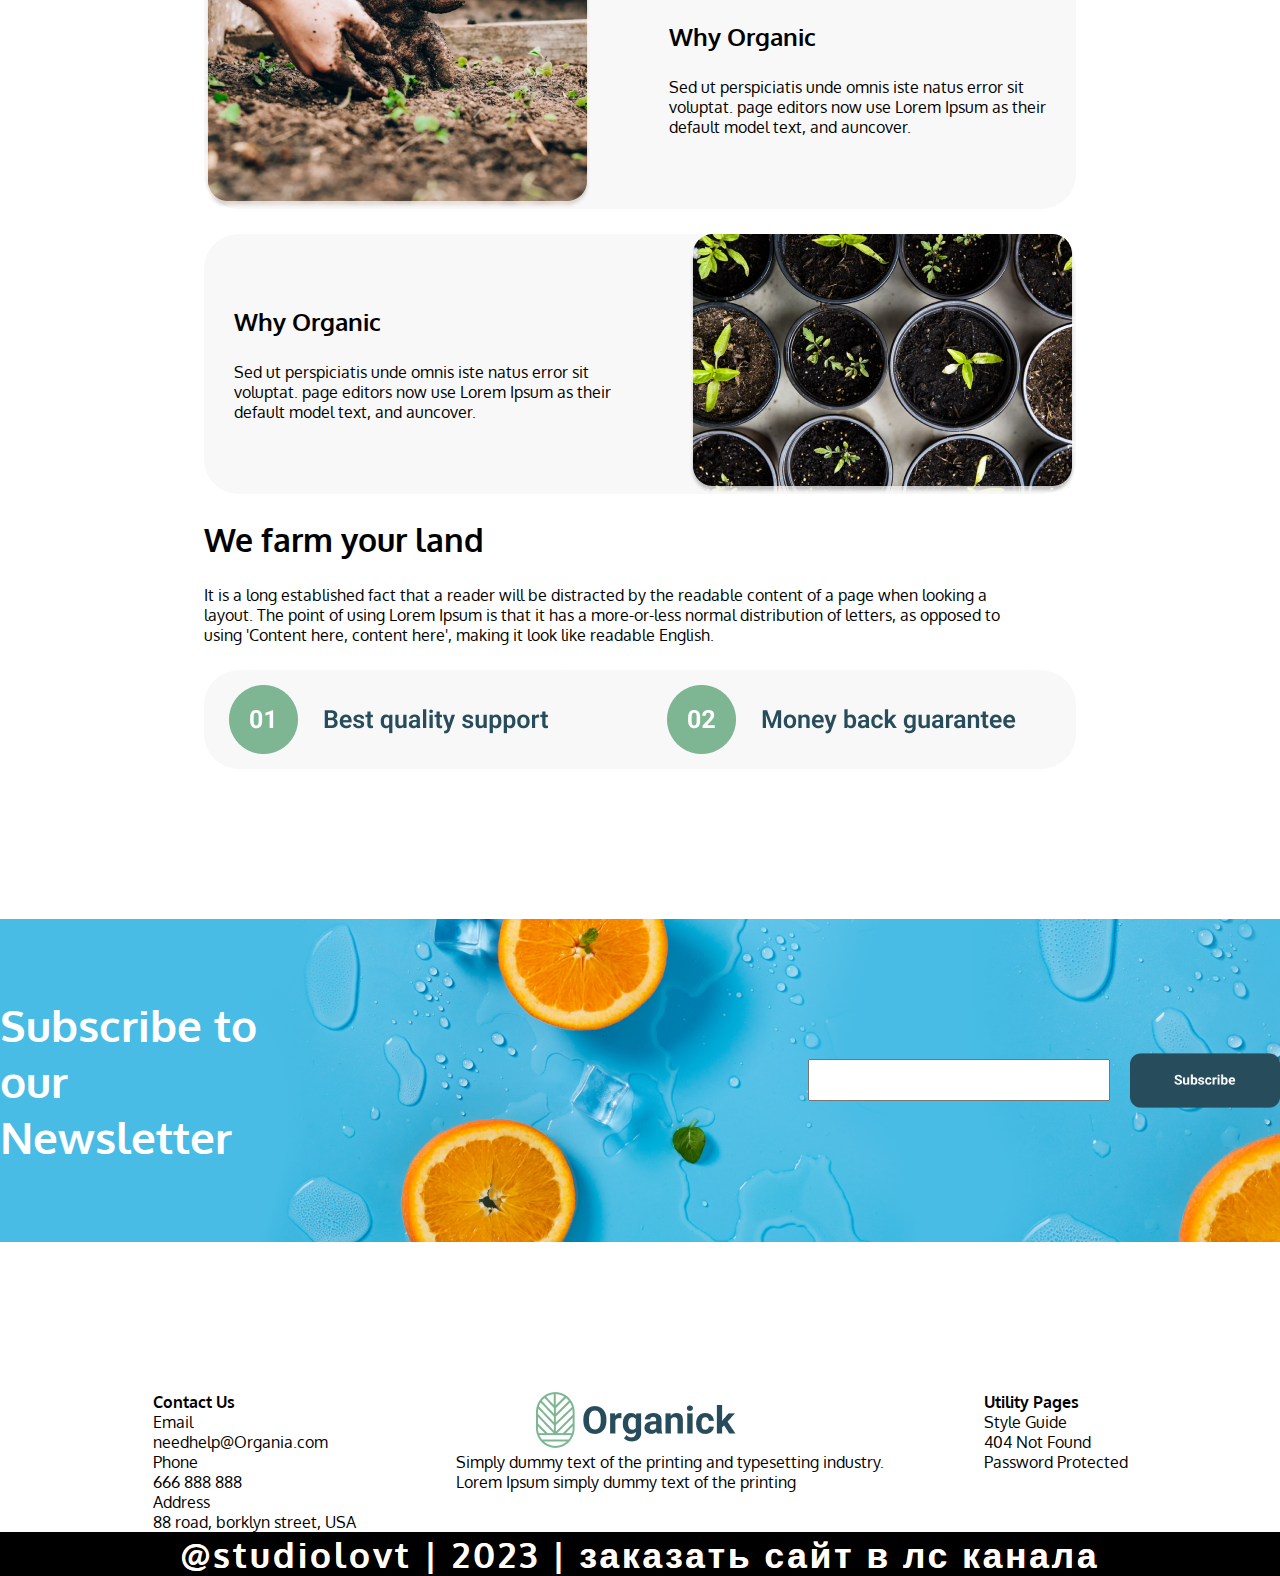
<file: qwer.html>
<!DOCTYPE html>
<html lang="en">
<head>
    <meta charset="UTF-8">
    <meta name="viewport" content="width=device-width, initial-scale=1.0">
    <title>Document</title>
    <link rel="stylesheet" href="./css/style.css">
    <link rel="preconnect" href="https://fonts.googleapis.com">
    <link rel="preconnect" href="https://fonts.gstatic.com" crossorigin>
    <link href="https://fonts.googleapis.com/css2?family=Dancing+Script:wght@400;500&family=Montserrat:wght@100;400&family=Oxygen&family=Prompt:ital,wght@0,500;1,500&display=swap" rel="stylesheet">
</head>
<body>
    <header>
        <nav>
            <a href="/Index.html"><img src="./img/Logo.jpg" alt=""></a>
            <nav id='menu'>
                <input type='checkbox' id='responsive-menu' onclick='updatemenu()'><label></label>
                <ul>
                    <li class="header_link"><a href='/Index.html'>Home</a></li>
                    <li class="header_link"><a href='/about.html'>About</a></li>
                    <li class="header_link"><a class='dropdown-arrow' href='/our_teAM.html'>Pages</a>
                    <ul class='sub-menus'>
                        <li class="header_link"><a href='/qwer.html'>Quality Standard</a></li>
                        <li class="header_link"><a href='/BLACK.html'>Black Raspberry</a></li>
                    </ul>
                    </li>
                    <li class="header_link"><a class='dropdown-arrow' href='/shop.html'>Shop</a>
                    <ul class='sub-menus'>
                        <li class="header_link"><a href='/singl_shop.html'>Shope Single</a></li>
                    </ul>
                    </li>
                    <li class="header_link"><a href='/portfolio.html'>Project</a></li>
                    <li class="header_link"><a href='#'>News</a></li>
                </ul>
            </nav>
            <div class="search">
                <form action="">
                    <input class="" type="text">
                    <button type="submit"> <img width="10" src="./img/Search Icon.png" alt=""></button>
                </form>
            </div>
            <div class="cart">
                <img width="20" class="Icon_cart" src="./img/Cart Icon.png" alt="">
                <label for="">Cart</label>
            </div>
        </nav>
    </header>
    <main>
        <div class="pamel_singl2">
            <img width="1863" src="./img/Background_qwwer.jpg" alt="">
            <h1 class="tit_panel">Quality Standard</h1>
        </div>
        <div class="panel_text">
            <img width="1200" src="./img/Image_qwer.jpg" alt="">
            <div class="text_panel">
                <h1>Organic Store Services</h1>
                <p>t is a long established fact that a reader will be distracted by the readable content of a page when looking a <br>layout. The point of using Lorem Ipsum is that it has a more-or-less normal distribution of letters, as opposed to <br> using 'Content here, content here', making it look like readable English. <br> Many desktop publishing packages and web page editors now use Lorem Ipsum as their default model text, <br> and auncover many web sites still in their infancy. Various versions have evolved over the years</p>
                <div class="panel_org">
                    <img src="./img/Image_organ.png" alt="">
                    <div class="tir_organ">
                        <h2>Why Organic</h2>
                        <p>Sed ut perspiciatis unde omnis iste natus error sit <br> voluptat. page editors now use Lorem Ipsum as their <br> default model text, and auncover.</p>
                    </div>
                </div>
                <div class="panel_org2">
                    <img src="./img/Image_organ1.png" alt="">
                    <div class="tir_organ">
                        <h2>Why Organic</h2>
                        <p>Sed ut perspiciatis unde omnis iste natus error sit <br> voluptat. page editors now use Lorem Ipsum as their <br> default model text, and auncover.</p>
                    </div>
                </div>
                <h1>We farm your land</h1>
                <p>It is a long established fact that a reader will be distracted by the readable content of a page when looking a <br> layout. The point of using Lorem Ipsum is that it has a more-or-less normal distribution of letters, as opposed to <br> using 'Content here, content here', making it look like readable English.</p>
                <div class="panel_org">
                    <img src="./img/butten_org.png" alt="">
                    <img src="./img/butten_org2.png" alt="">
                </div>
            </div>
        </div>
        <div class="panel_backvisit">
            <div class="vizit">
                <img src="./img/vizit.png" alt="">
                <div class="vizit_title">
                    <h3>Subscribe to <br> our Newsletter</h3>
                    <form class="input_box" action="">
                        <input type="text" name="" id="" spellcheck="true">
                        <img width="150" src="./img/subs.png" alt="">
                    </form>
                    
                </div>
            </div>
        </div>
    </main>
    <footer>
        <div class="up_footer">
            <div class="nav_menu_footer">
                <div class="lists">
                    <ul>
                        <label class="glob"> <b>Contact Us</b></label>
                        <li>Email <br>needhelp@Organia.com </li>
                        <li>Phone <br> 666 888 888 </li>
                        <li>Address <br> 88 road, borklyn street, USA</li>
                    </ul>
                    <ul>
                        <a href="/Index.html"><img src="./img/Logo.jpg" alt=""></a>
                        <li> <label> Simply dummy text of the printing and typesetting industry. <br>Lorem Ipsum simply dummy text of the printing</label> </li>
                    </ul>
                    <ul>
                        <label class="glob"> <b>Utility Pages</b></label>
                        <li>Style Guide</li>
                        <li>404 Not Found</li>
                        <li>Password Protected</li>
                      
                    </ul>
               
                </div>
            </div>
        </div>
        <div class="down_footer">
            <div class="my_cont">
                <a href="https://github.com/IvanLovt "><div class="glitch" data-text="@studiolovt |  2023 |  заказать сайт в лс канала">@studiolovt |  2023 |  заказать сайт в лс канала</div></a>
             </div>
        </div>
    </footer>
    <script>
        function updatemenu() {
            if (document.getElementById('responsive-menu').checked == true) {
              document.getElementById('menu').style.borderBottomRightRadius = '0';
              document.getElementById('menu').style.borderBottomLeftRadius = '0';
            }else{
              document.getElementById('menu').style.borderRadius = '0px';
            }
          }
    </script>
</body>
</html>
</file>
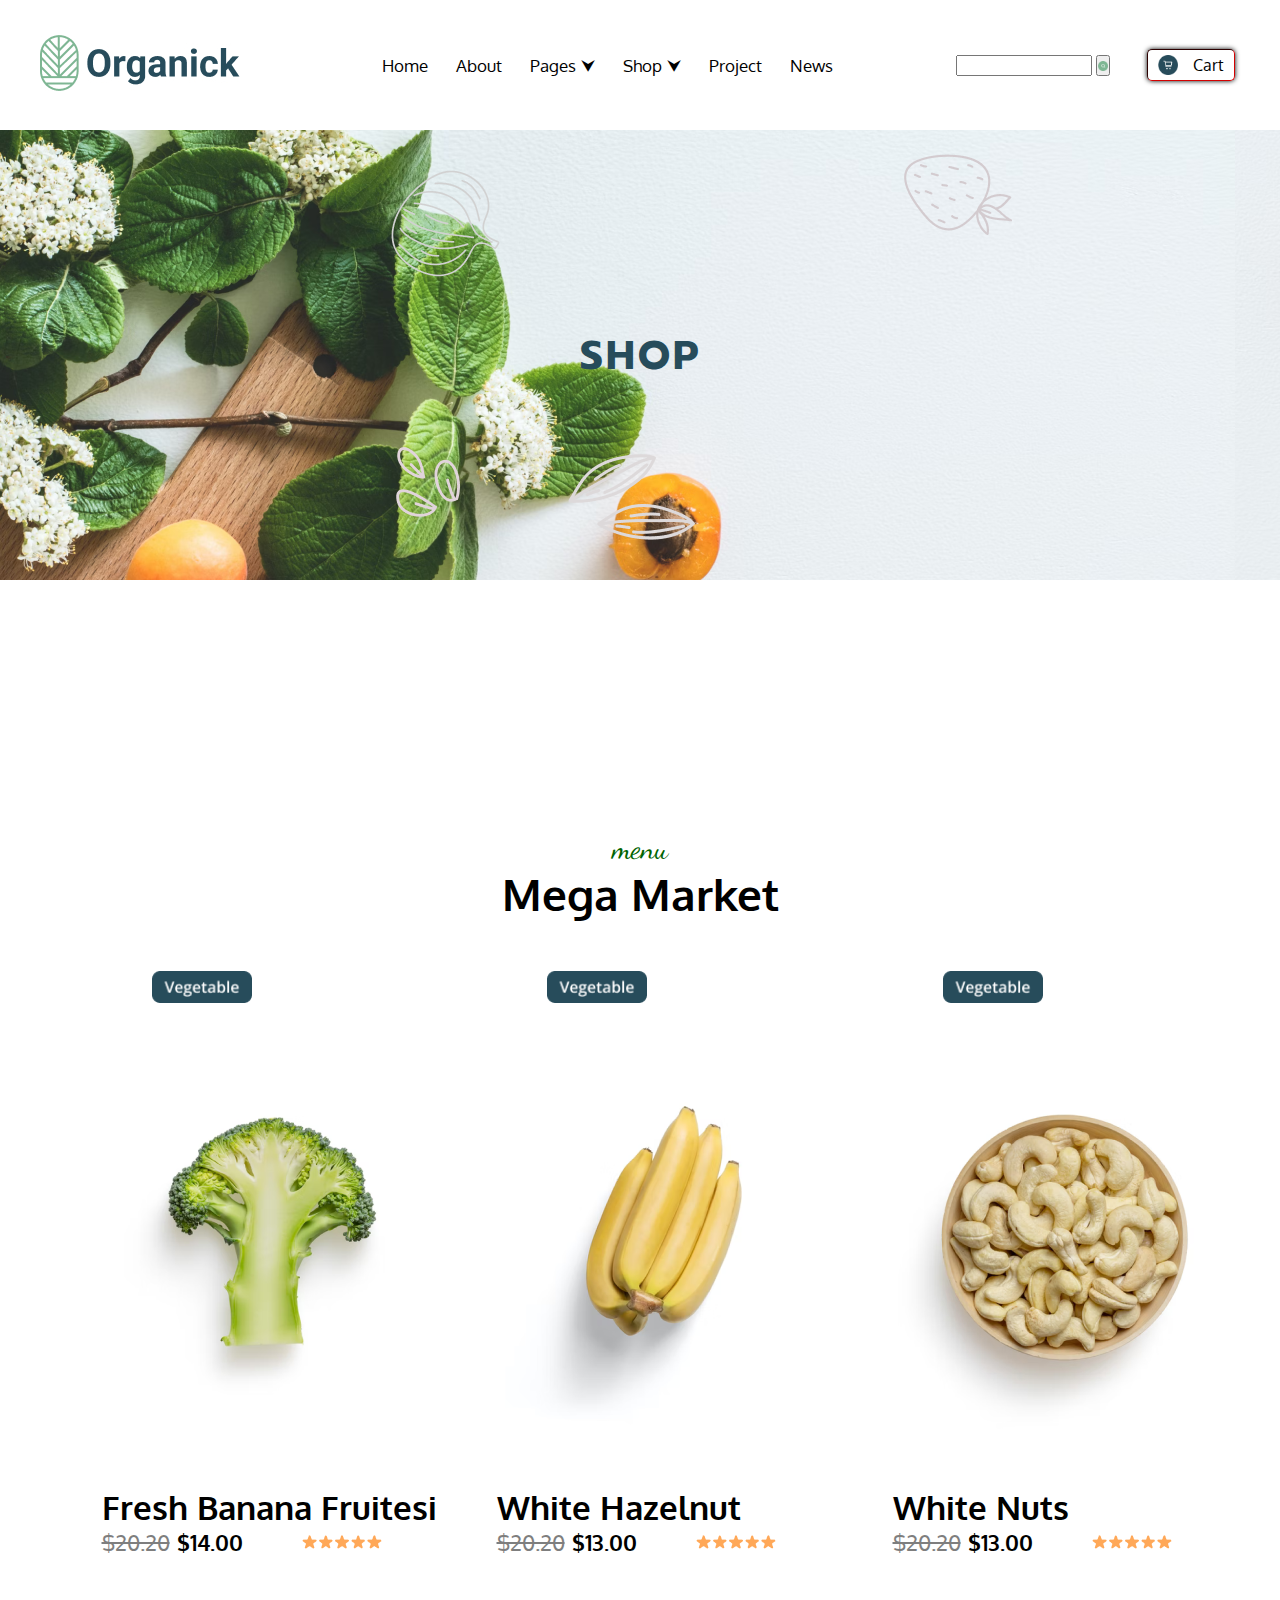
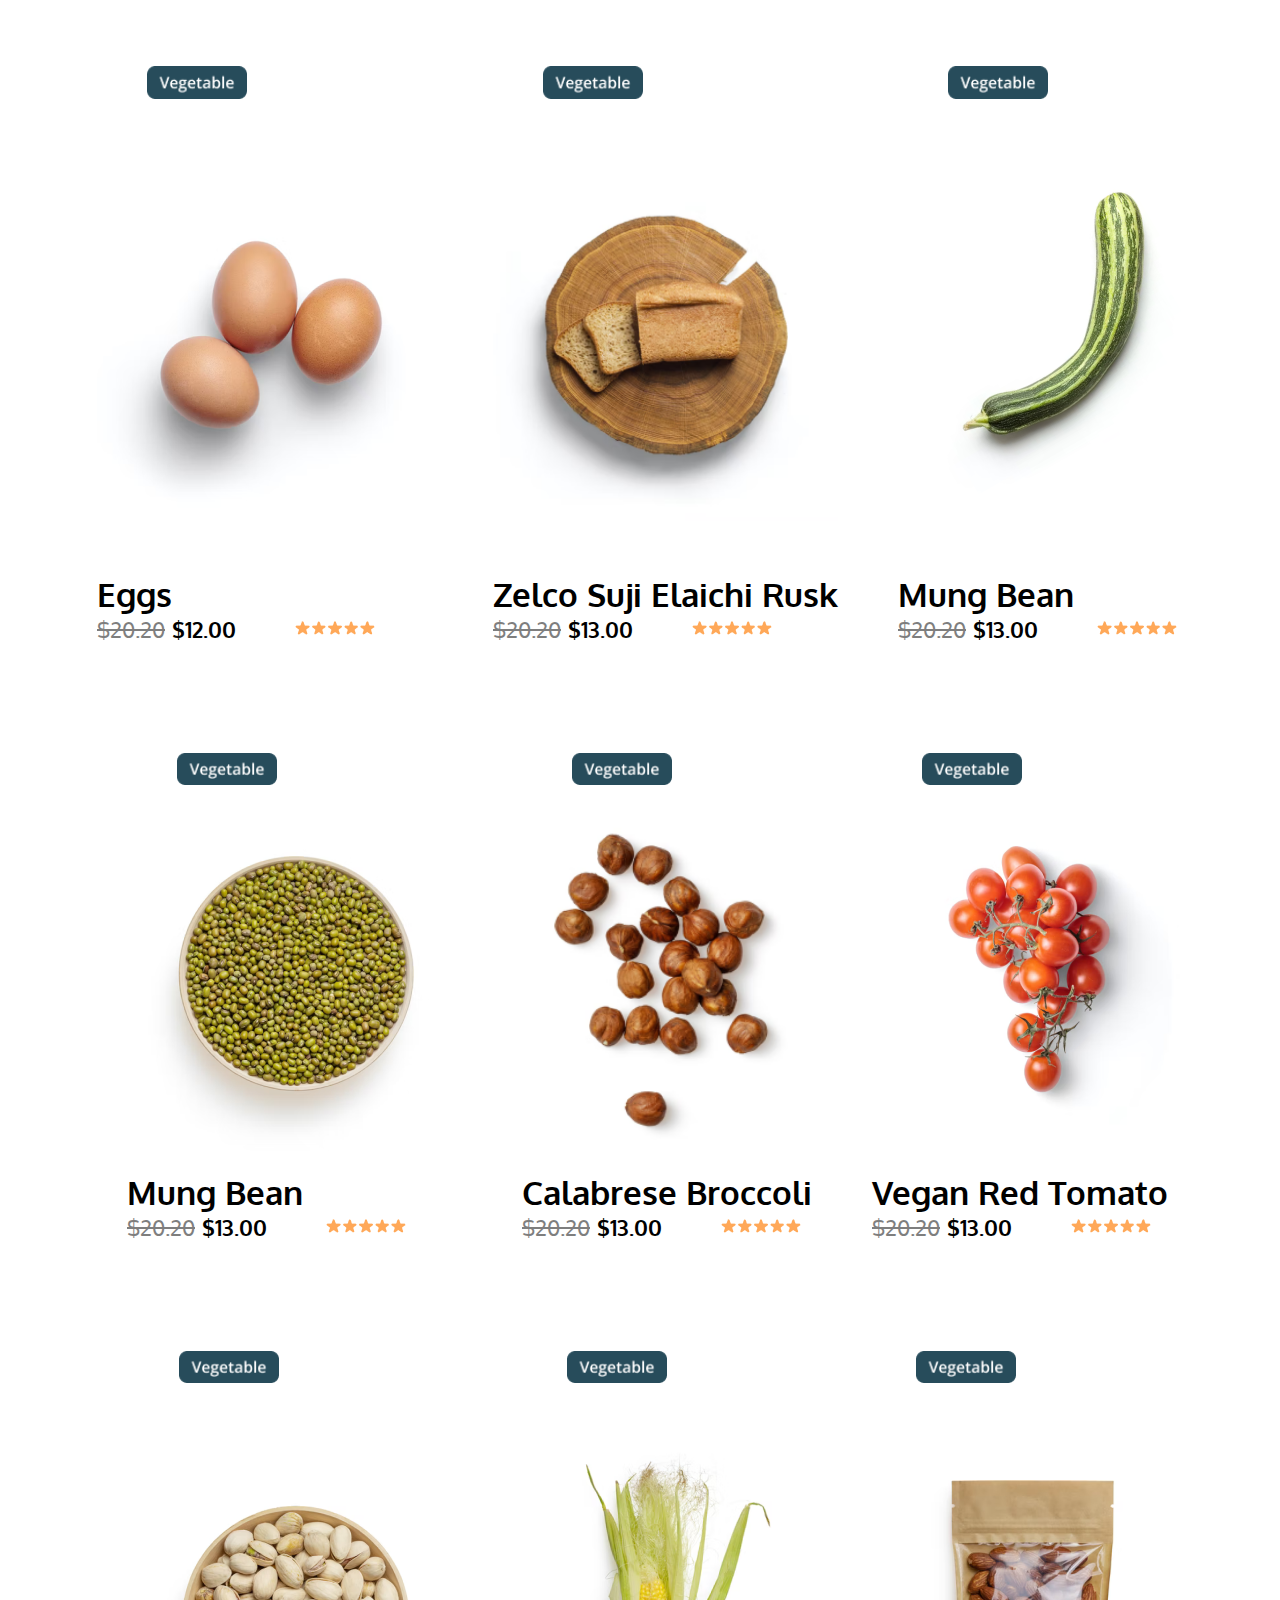
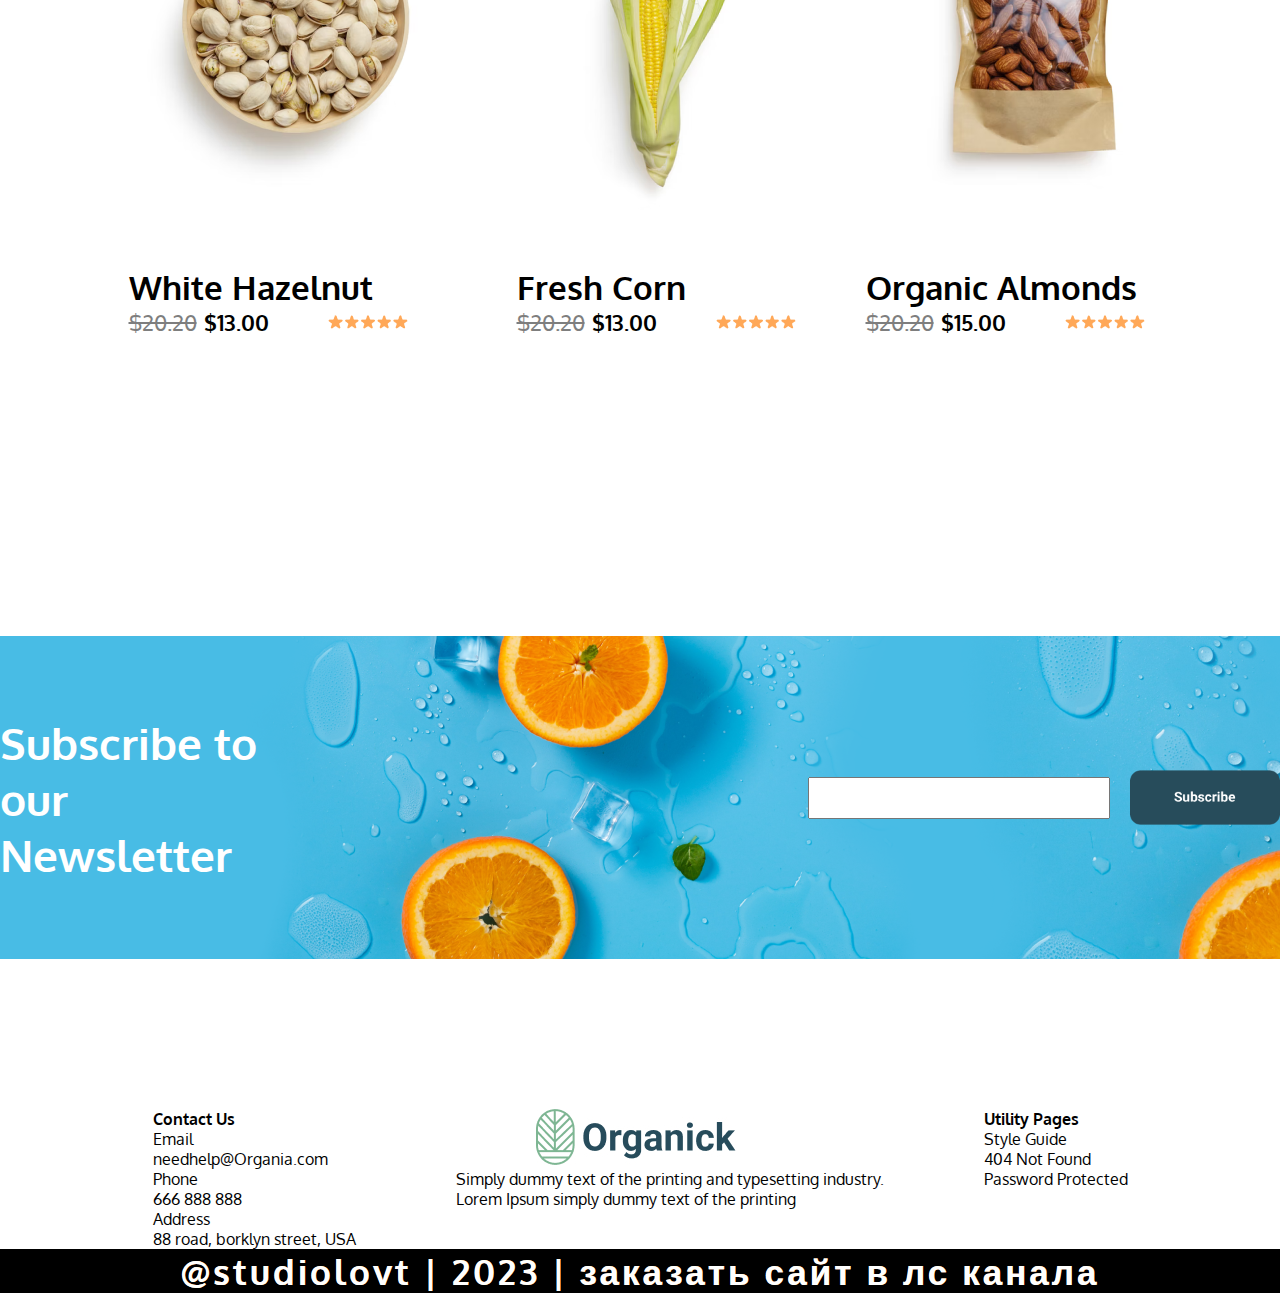
<file: shop.html>
<!DOCTYPE html>
<html lang="en">
<head>
    <meta charset="UTF-8">
    <meta name="viewport" content="width=device-width, initial-scale=1.0">
    <title>Shop</title>
    <link rel="stylesheet" href="./css/style.css">
    <link rel="preconnect" href="https://fonts.googleapis.com">
    <link rel="preconnect" href="https://fonts.gstatic.com" crossorigin>
    <link href="https://fonts.googleapis.com/css2?family=Dancing+Script:wght@400;500&family=Montserrat:wght@100;400&family=Oxygen&family=Prompt:ital,wght@0,500;1,500&display=swap" rel="stylesheet">
</head>
<body>
    <header>
        <nav>
            <a href="/index.html"><img src="./img/Logo.jpg" alt=""></a>
            <nav id='menu'>
                <input type='checkbox' id='responsive-menu' onclick='updatemenu()'><label></label>
                <ul>
                    <li class="header_link"><a href='/Index.html'>Home</a></li>
                    <li class="header_link"><a href='/about.html'>About</a></li>
                    <li class="header_link"><a class='dropdown-arrow' href='/our_teAM.html'>Pages</a>
                    <ul class='sub-menus'>
                        <li class="header_link"><a href='#'>Quality Standard</a></li>
                        <li class="header_link"><a href='#'>Black Raspberry</a></li>
                    </ul>
                    </li>
                    <li class="header_link"><a class='dropdown-arrow' href='/shop.html'>Shop</a>
                    <ul class='sub-menus'>
                        <li class="header_link"><a href='/singl_shop.html'>Shope Single</a></li>
                    </ul>
                    </li>
                    <li class="header_link"><a href='/portfolio.html'>Project</a></li>
                    <li class="header_link"><a href='#'>News</a></li>
                </ul>
            </nav>
            <div class="search">
                <form action="">
                    <input class="" type="text">
                    <button type="submit"> <img width="10" src="./img/Search Icon.png" alt=""></button>
                </form>
            </div>
            <div class="cart">
                <img width="20" class="Icon_cart" src="./img/Cart Icon.png" alt="">
                <label for="">Cart</label>
            </div>
        </nav>
    </header>
    <main>
        <div class="pamel_singl">
            <img src="./img/Pattern_panel.png" alt="">
            <h1 class="tit_panel">SHOP</h1>
        </div>
        <div class="panel_shop">
            <p class="tit_lit" style="color: darkgreen;">menu</p>
            <h1>Mega Market</h1>
            <div class="shop_calect">
                <div class="shop_item">
                    <img width="100" style="padding-left: 50px;" src="./img/Tag.png" alt="">
                    <img class="photo_item" src="./img/item_shop.png" alt="">
                    <div class="tit_item_shop">
                        <h2>Fresh Banana Fruitesi</h2>
                        <div class="prise_item">
                            <p style="opacity: 50%;"> <s>$20.20</s></p>
                            <p><b>$14.00</b></p>
                            <img style="margin-left: 50px;" src="./img/Star.png" alt="">
                        </div>
                    </div>
                </div>
                <div class="shop_item">
                    <img width="100" style="padding-left: 50px;" src="./img/Tag.png" alt="">
                    <img class="photo_item" src="./img/shop.png" alt="">
                    <div class="tit_item_shop">
                        <h2>White Hazelnut</h2>
                        <div class="prise_item">
                            <p style="opacity: 50%;"> <s>$20.20</s></p>
                            <p><b>$13.00</b></p>
                            <img style="margin-left: 50px;" src="./img/Star.png" alt="">
                        </div>
                    </div>
                </div>
                <div class="shop_item">
                    <img width="100" style="padding-left: 50px;" src="./img/Tag.png" alt="">
                    <img class="photo_item" src="./img/shop3.png" alt="">
                    <div class="tit_item_shop">
                        <h2>White Nuts </h2>
                        <div class="prise_item">
                            <p style="opacity: 50%;"> <s>$20.20</s></p>
                            <p><b>$13.00</b></p>
                            <img style="margin-left: 50px;" src="./img/Star.png" alt="">
                        </div>
                    </div>
                </div>
                <div class="shop_item">
                    <img width="100" style="padding-left: 50px;" src="./img/Tag.png" alt="">
                    <img class="photo_item" src="./img/item_shop3.png" alt="">
                    <div class="tit_item_shop">
                        <h2>Eggs</h2>
                        <div class="prise_item">
                            <p style="opacity: 50%;"> <s>$20.20</s></p>
                            <p><b>$12.00</b></p>
                            <img style="margin-left: 50px;" src="./img/Star.png" alt="">
                        </div>
                    </div>
                </div>
                <div class="shop_item">
                    <img width="100" style="padding-left: 50px;" src="./img/Tag.png" alt="">
                    <img class="photo_item" src="./img/item_shop2.png" alt="">
                    <div class="tit_item_shop">
                        <h2>Zelco Suji Elaichi Rusk</h2>
                        <div class="prise_item">
                            <p style="opacity: 50%;"> <s>$20.20</s></p>
                            <p><b>$13.00</b></p>
                            <img style="margin-left: 50px;" src="./img/Star.png" alt="">
                        </div>
                    </div>
                </div>
                <div class="shop_item">
                    <img width="100" style="padding-left: 50px;" src="./img/Tag.png" alt="">
                    <img class="photo_item" src="./img/shop1.png" alt="">
                    <div class="tit_item_shop">
                        <h2>Mung Bean</h2>
                        <div class="prise_item">
                            <p style="opacity: 50%;"> <s>$20.20</s></p>
                            <p><b>$13.00</b></p>
                            <img style="margin-left: 50px;" src="./img/Star.png" alt="">
                        </div>
                    </div>
                </div>
                <div class="shop_item">
                    <img width="100" style="padding-left: 50px;" src="./img/Tag.png" alt="">
                    <img class="photo_item" src="./img/item_shop5.png" alt="">
                    <div class="tit_item_shop">
                        <h2>Mung Bean</h2>
                        <div class="prise_item">
                            <p style="opacity: 50%;"> <s>$20.20</s></p>
                            <p><b>$13.00</b></p>
                            <img style="margin-left: 50px;" src="./img/Star.png" alt="">
                        </div>
                    </div>
                </div>
                <div class="shop_item">
                    <img width="100" style="padding-left: 50px;" src="./img/Tag.png" alt="">
                    <img class="photo_item" src="./img/item_shop4.png" alt="">
                    <div class="tit_item_shop">
                        <h2>Calabrese Broccoli</h2>
                        <div class="prise_item">
                            <p style="opacity: 50%;"> <s>$20.20</s></p>
                            <p><b>$13.00</b></p>
                            <img style="margin-left: 50px;" src="./img/Star.png" alt="">
                        </div>
                    </div>
                </div>
                <div class="shop_item">
                    <img width="100" style="padding-left: 50px;" src="./img/Tag.png" alt="">
                    <img class="photo_item" src="./img/item_shop6.png" alt="">
                    <div class="tit_item_shop">
                        <h2>Vegan Red Tomato</h2>
                        <div class="prise_item">
                            <p style="opacity: 50%;"> <s>$20.20</s></p>
                            <p><b>$13.00</b></p>
                            <img style="margin-left: 50px;" src="./img/Star.png" alt="">
                        </div>
                    </div>
                </div>
                <div class="shop_item">
                    <img width="100" style="padding-left: 50px;" src="./img/Tag.png" alt="">
                    <img class="photo_item" src="./img/item_shop7.png" alt="">
                    <div class="tit_item_shop">
                        <h2>White Hazelnut</h2>
                        <div class="prise_item">
                            <p style="opacity: 50%;"> <s>$20.20</s></p>
                            <p><b>$13.00</b></p>
                            <img style="margin-left: 50px;" src="./img/Star.png" alt="">
                        </div>
                    </div>
                </div>
                <div class="shop_item">
                    <img width="100" style="padding-left: 50px;" src="./img/Tag.png" alt="">
                    <img class="photo_item" src="./img/shop2.png" alt="">
                    <div class="tit_item_shop">
                        <h2>Fresh Corn</h2>
                        <div class="prise_item">
                            <p style="opacity: 50%;"> <s>$20.20</s></p>
                            <p><b>$13.00</b></p>
                            <img style="margin-left: 50px;" src="./img/Star.png" alt="">
                        </div>
                    </div>
                </div>
                <div class="shop_item">
                    <img width="100" style="padding-left: 50px;" src="./img/Tag.png" alt="">
                    <img class="photo_item" src="./img/shop6.png" alt="">
                    <div class="tit_item_shop">
                        <h2>Organic Almonds</h2>
                        <div class="prise_item">
                            <p style="opacity: 50%;"> <s>$20.20</s></p>
                            <p><b>$15.00</b></p>
                            <img style="margin-left: 50px;" src="./img/Star.png" alt="">
                        </div>
                    </div>
                </div>
            </div>
        </div>
        <div class="panel_backvisit">
            <div class="vizit">
                <img src="./img/vizit.png" alt="">
                <div class="vizit_title">
                    <h3>Subscribe to <br> our Newsletter</h3>
                    <form class="input_box" action="">
                        <input type="text" name="" id="" spellcheck="true">
                        <img width="150" src="./img/subs.png" alt="">
                    </form>
                    
                </div>
            </div>
        </div>
    </main>
    <footer>
        <div class="up_footer">
            <div class="nav_menu_footer">
                <div class="lists">
                    <ul>
                        <label class="glob"> <b>Contact Us</b></label>
                        <li>Email <br>needhelp@Organia.com </li>
                        <li>Phone <br> 666 888 888 </li>
                        <li>Address <br> 88 road, borklyn street, USA</li>
                    </ul>
                    <ul>
                        <a href="/Index.html"><img src="./img/Logo.jpg" alt=""></a>
                        <li> <label> Simply dummy text of the printing and typesetting industry. <br>Lorem Ipsum simply dummy text of the printing</label> </li>
                    </ul>
                    <ul>
                        <label class="glob"> <b>Utility Pages</b></label>
                        <li>Style Guide</li>
                        <li>404 Not Found</li>
                        <li>Password Protected</li>
                      
                    </ul>
               
                </div>
            </div>
        </div>
        <div class="down_footer">
            <div class="my_cont">
                <a href="https://github.com/IvanLovt "><div class="glitch" data-text="@studiolovt |  2023 |  заказать сайт в лс канала">@studiolovt |  2023 |  заказать сайт в лс канала</div></a>
             </div>
        </div>
    </footer>
    <script>
        function updatemenu() {
            if (document.getElementById('responsive-menu').checked == true) {
              document.getElementById('menu').style.borderBottomRightRadius = '0';
              document.getElementById('menu').style.borderBottomLeftRadius = '0';
            }else{
              document.getElementById('menu').style.borderRadius = '0px';
            }
          }
    </script>
</body>
</html>
</file>
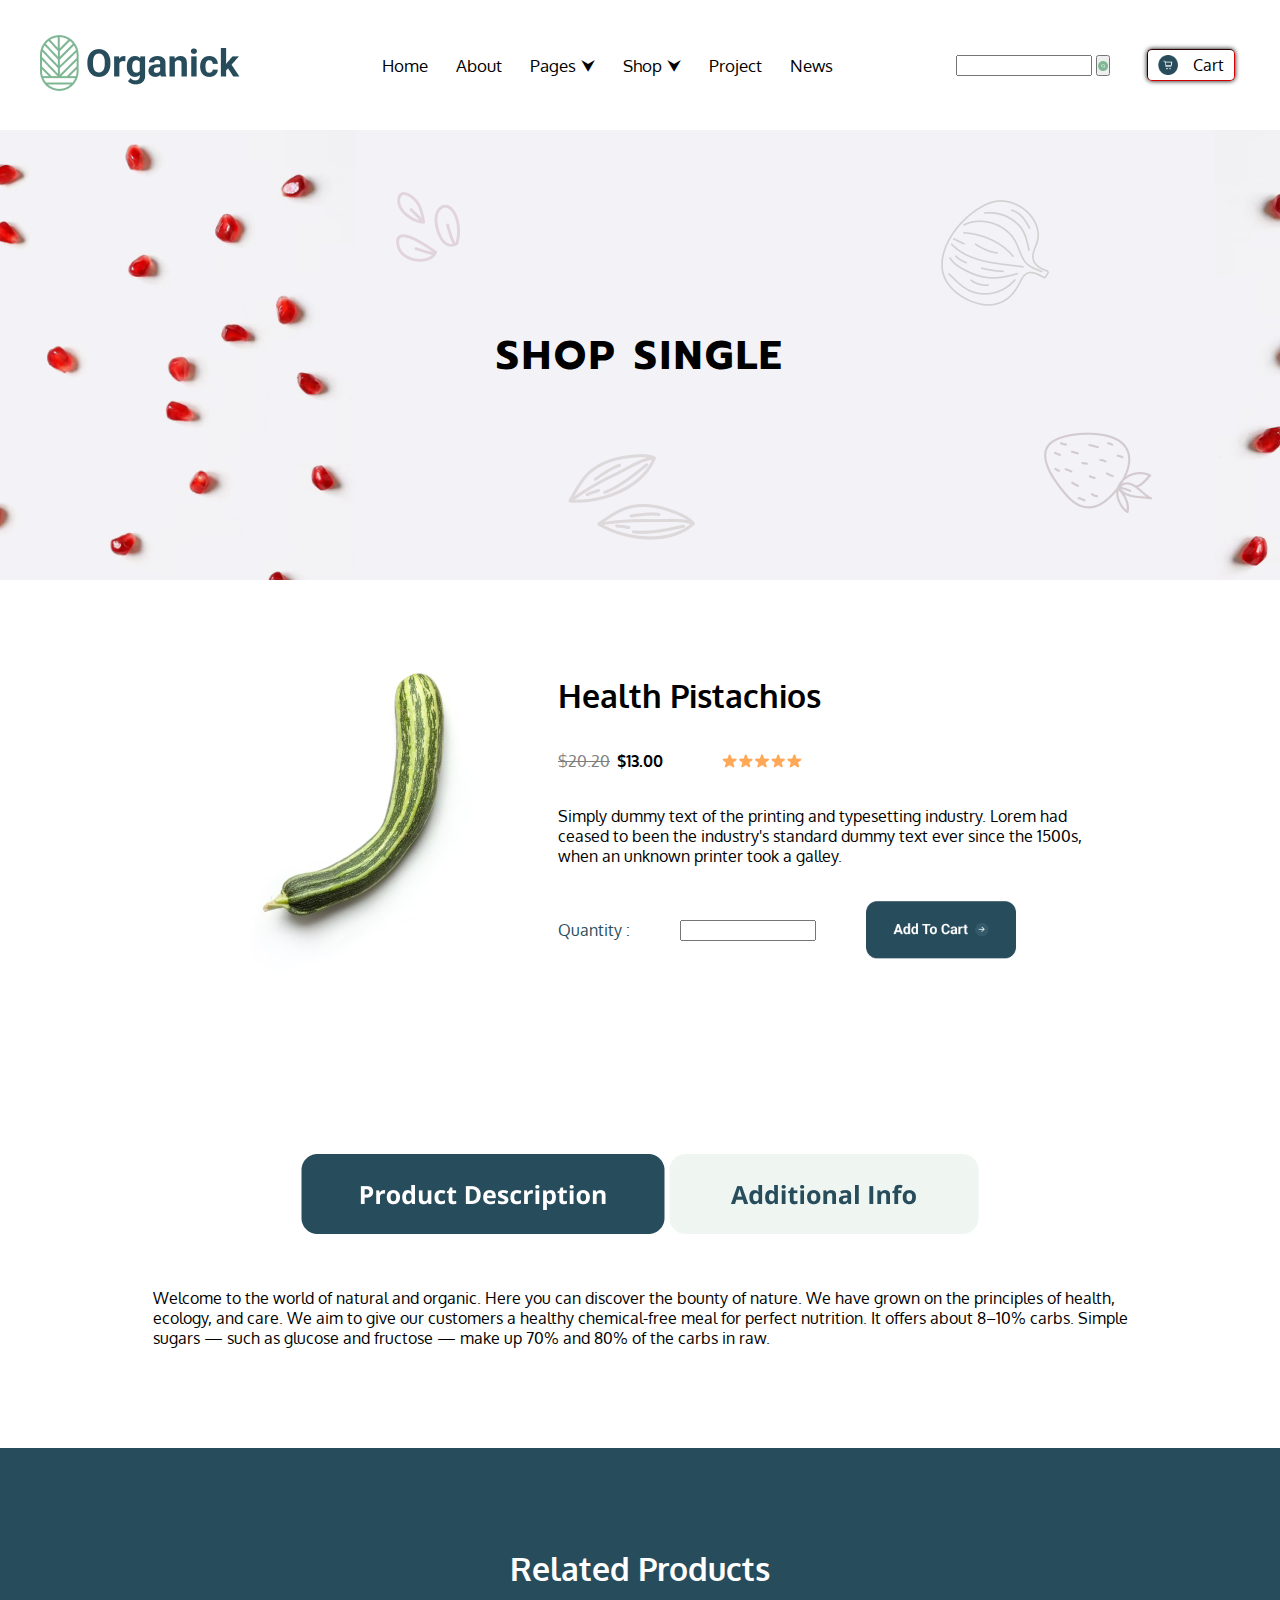
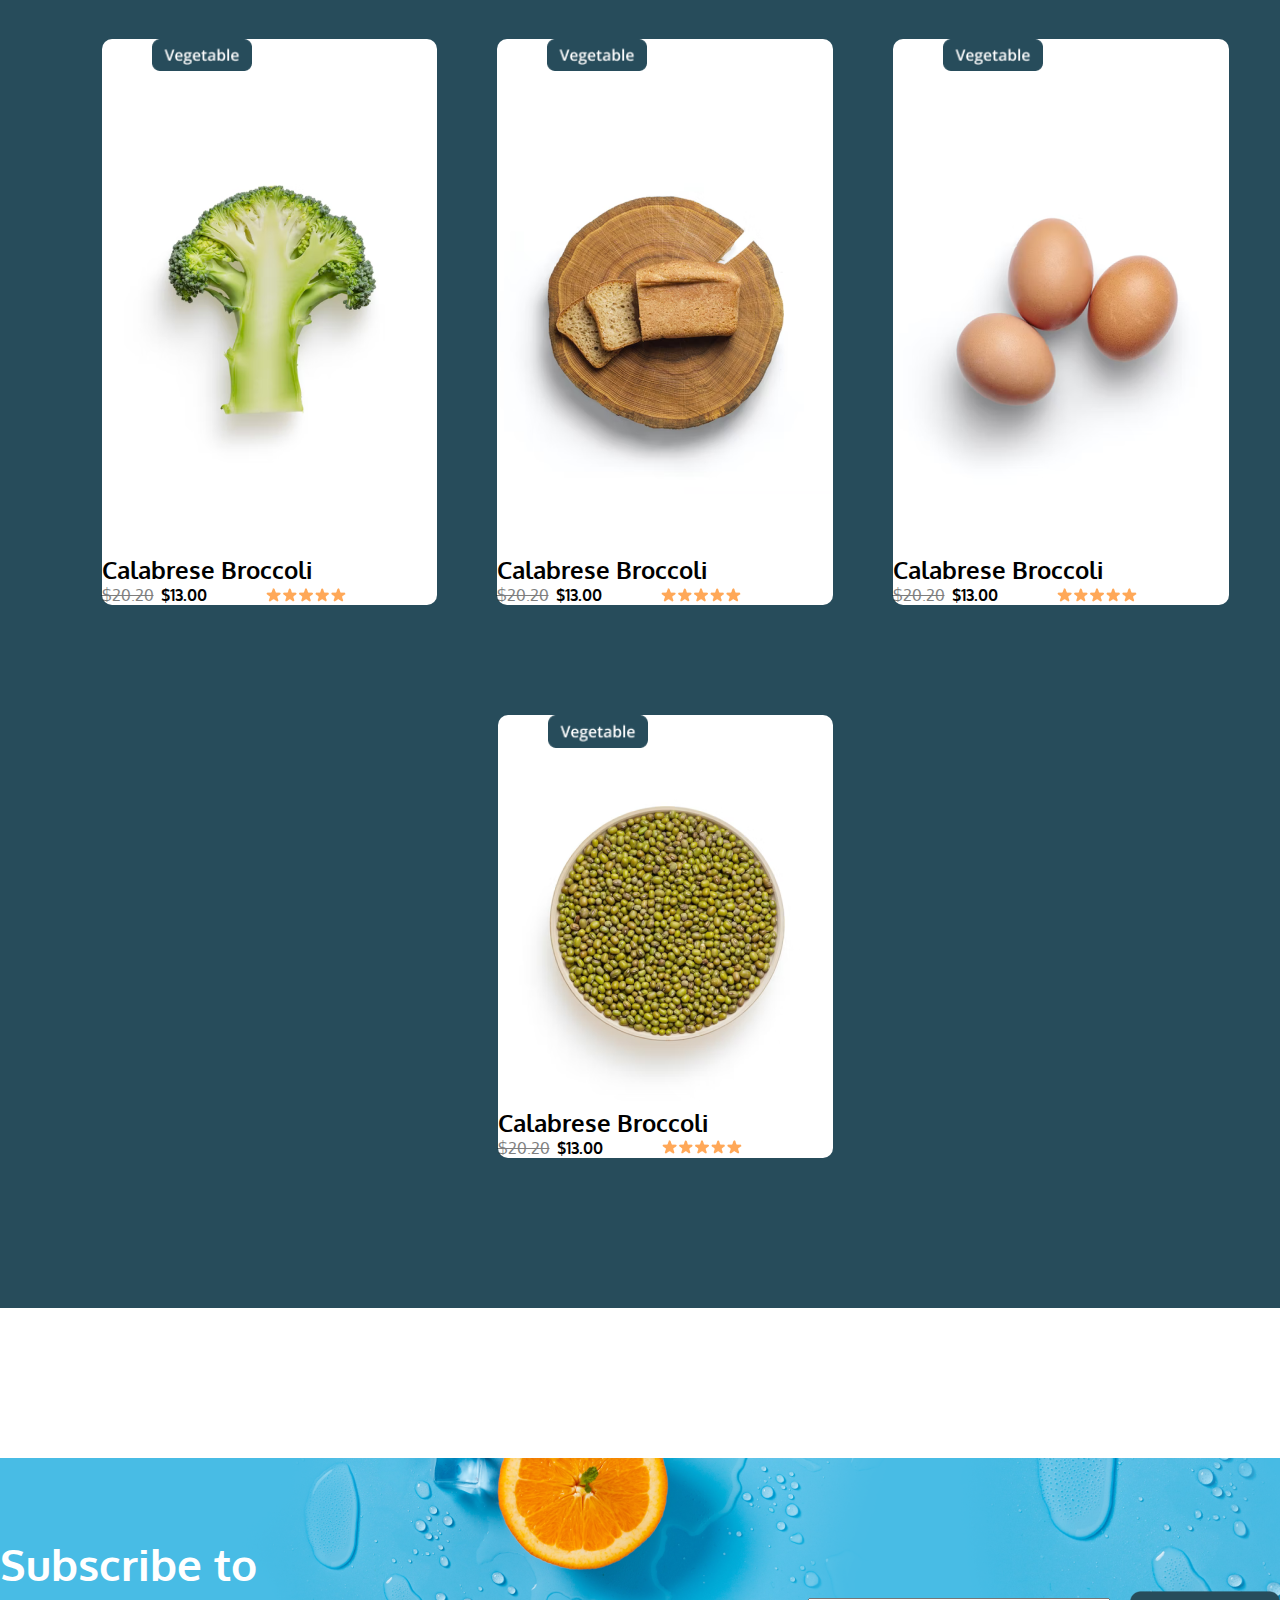
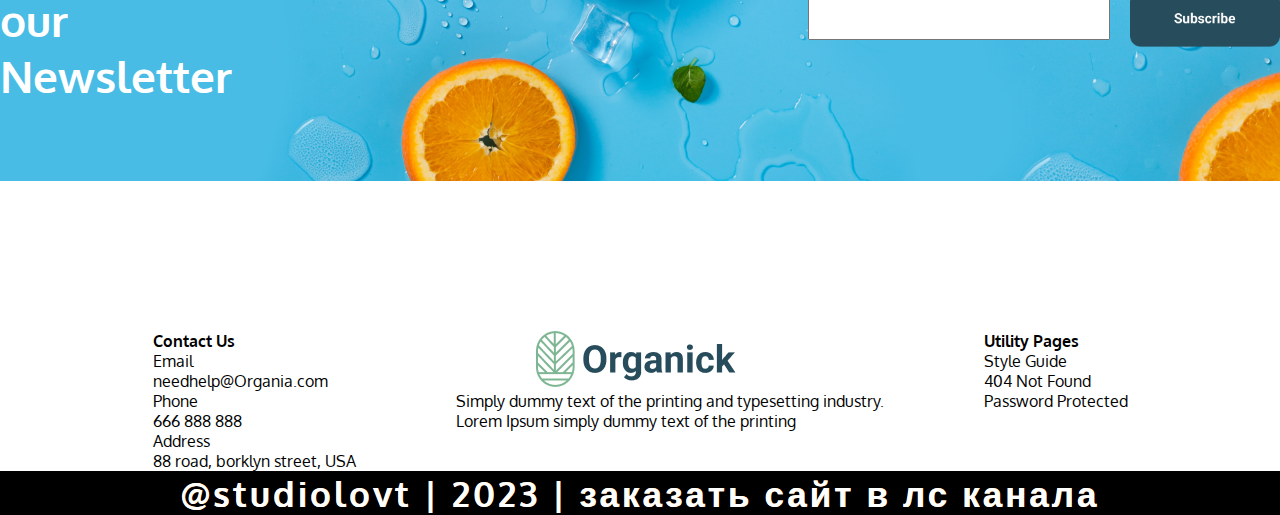
<file: singl_shop.html>
<!DOCTYPE html>
<html lang="en">
    <head>
        <meta charset="UTF-8">
        <meta name="viewport" content="width=device-width, initial-scale=1.0">
        <title>Shop Singl</title>
        <link rel="stylesheet" href="./css/style.css">
        <link rel="preconnect" href="https://fonts.googleapis.com">
        <link rel="preconnect" href="https://fonts.gstatic.com" crossorigin>
        <link href="https://fonts.googleapis.com/css2?family=Dancing+Script:wght@400;500&family=Montserrat:wght@100;400&family=Oxygen&family=Prompt:ital,wght@0,500;1,500&display=swap" rel="stylesheet">
    </head>
<body>
    <header>
        <nav>
            <a href="/index.html"><img src="./img/Logo.jpg" alt=""></a>
            <nav id='menu'>
                <input type='checkbox' id='responsive-menu' onclick='updatemenu()'><label></label>
                <ul>
                    <li class="header_link"><a href='/index.html'>Home</a></li>
                    <li class="header_link"><a href='/about.html'>About</a></li>
                    <li class="header_link"><a class='dropdown-arrow' href='/our_teAM.html'>Pages</a>
                    <ul class='sub-menus'>
                        <li class="header_link"><a href='/qwer.html'>Quality Standard</a></li>
                        <li class="header_link"><a href='/BLACK.html'>Black Raspberry</a></li>
                    </ul>
                    </li>
                    <li class="header_link"><a class='dropdown-arrow' href='/shop.html'>Shop</a>
                    <ul class='sub-menus'>
                        <li class="header_link"><a href='/singl_shop.html'>Shope Single</a></li>
                    </ul>
                    </li>
                    <li class="header_link"><a href='/portfolio.html'>Project</a></li>
                    <li class="header_link"><a href='#'>News</a></li>
                </ul>
            </nav>
            <div class="search">
                <form action="">
                    <input class="" type="text">
                    <button type="submit"> <img width="10" src="./img/Search Icon.png" alt=""></button>
                </form>
            </div>
            <div class="cart">
                <img width="20" class="Icon_cart" src="./img/Cart Icon.png" alt="">
                <label for="">Cart</label>
            </div>
        </nav>
    </header>
    <main>
        <div class="pamel_singl2">
            <img src="./img/panel_image2.jpg" alt="">
            <h1 class="tit_panel">SHOP SINGLE</h1>
        </div>
        <div class="sinle_panel">
            <img src="./img/shop1.png" alt="">
            <div class="singl_tit">
                <h1>Health Pistachios</h1>
                <div class="prise_item">
                    <p style="opacity: 50%;"> <s>$20.20</s></p>
                    <p><b>$13.00</b></p>
                    <img style="margin-left: 50px;" src="./img/Star.png" alt="">
                </div>
                <p>Simply dummy text of the printing and typesetting industry. Lorem had <br> ceased to been the industry's standard dummy text ever since the 1500s, <br> when an unknown printer took a galley.</p>
                <form class="panel_pay" action="">
                    <p style="color: #274C5B"> Quantity :</p>
                    <input type="text">
                    <img width="150" src="./img/panel_pay.png" alt="">
                </form>
            </div>
        </div>
        <div class="panel_info">
            <div class="">
                <img src="./img/Pricing.png" alt="">
                <img src="./img/Pricing-1.png" alt=""></div>
            <p>Welcome to the world of natural and organic. Here you can discover the bounty of nature. We have grown on the principles of health, <br> ecology, and care. We aim to give our customers a healthy chemical-free meal for perfect nutrition. It offers about 8–10% carbs. Simple <br> sugars — such as glucose and fructose — make up 70% and 80% of the carbs in raw.</p>
        </div>
        <div class="panel_other">
            <div class="tit_other">
                <h1>Related Products</h1>
            </div>
            <div class="shop_calect">
                <div class="shop_item">
                    <img width="100" style="padding-left: 50px;" src="./img/Tag.png" alt="">
                    <img class="photo_item" src="./img/item_shop.png" alt="">
                    <div class="tit_item_shop">
                        <h2>Calabrese Broccoli</h2>
                        <div class="prise_item">
                            <p style="opacity: 50%;"> <s>$20.20</s></p>
                            <p><b>$13.00</b></p>
                            <img style="margin-left: 50px;" src="./img/Star.png" alt="">
                        </div>
                    </div>
                </div>
                <div class="shop_item">
                    <img width="100" style="padding-left: 50px;" src="./img/Tag.png" alt="">
                    <img class="photo_item" src="./img/item_shop2.png" alt="">
                    <div class="tit_item_shop">
                        <h2>Calabrese Broccoli</h2>
                        <div class="prise_item">
                            <p style="opacity: 50%;"> <s>$20.20</s></p>
                            <p><b>$13.00</b></p>
                            <img style="margin-left: 50px;" src="./img/Star.png" alt="">
                        </div>
                    </div>
                </div>
                <div class="shop_item">
                    <img width="100" style="padding-left: 50px;" src="./img/Tag.png" alt="">
                    <img class="photo_item" src="./img/item_shop3.png" alt="">
                    <div class="tit_item_shop">
                        <h2>Calabrese Broccoli</h2>
                        <div class="prise_item">
                            <p style="opacity: 50%;"> <s>$20.20</s></p>
                            <p><b>$13.00</b></p>
                            <img style="margin-left: 50px;" src="./img/Star.png" alt="">
                        </div>
                    </div>
                </div>
                <div class="shop_item">
                    <img width="100" style="padding-left: 50px;" src="./img/Tag.png" alt="">
                    <img class="photo_item" src="./img/item_shop5.png" alt="">
                    <div class="tit_item_shop">
                        <h2>Calabrese Broccoli</h2>
                        <div class="prise_item">
                            <p style="opacity: 50%;"> <s>$20.20</s></p>
                            <p><b>$13.00</b></p>
                            <img style="margin-left: 50px;" src="./img/Star.png" alt="">
                        </div>
                    </div>
                </div>
               
            </div>
        </div>
        <div class="panel_backvisit">
            <div class="vizit">
                <img src="./img/vizit.png" alt="">
                <div class="vizit_title">
                    <h3>Subscribe to <br> our Newsletter</h3>
                    <form class="input_box" action="">
                        <input type="text" name="" id="" spellcheck="true">
                        <img width="150" src="./img/subs.png" alt="">
                    </form>
                    
                </div>
            </div>
        </div>
    </main>
    <footer>
        <div class="up_footer">
            <div class="nav_menu_footer">
                <div class="lists">
                    <ul>
                        <label class="glob"> <b>Contact Us</b></label>
                        <li>Email <br>needhelp@Organia.com </li>
                        <li>Phone <br> 666 888 888 </li>
                        <li>Address <br> 88 road, borklyn street, USA</li>
                    </ul>
                    <ul>
                        <a href="/Index.html"><img src="./img/Logo.jpg" alt=""></a>
                        <li> <label> Simply dummy text of the printing and typesetting industry. <br>Lorem Ipsum simply dummy text of the printing</label> </li>
                    </ul>
                    <ul>
                        <label class="glob"> <b>Utility Pages</b></label>
                        <li>Style Guide</li>
                        <li>404 Not Found</li>
                        <li>Password Protected</li>
                      
                    </ul>
               
                </div>
            </div>
        </div>
        <div class="down_footer">
            <div class="my_cont">
                <a href="https://github.com/IvanLovt "><div class="glitch" data-text="@studiolovt |  2023 |  заказать сайт в лс канала">@studiolovt |  2023 |  заказать сайт в лс канала</div></a>
             </div>
        </div>
    </footer>
    <script>
        function updatemenu() {
            if (document.getElementById('responsive-menu').checked == true) {
              document.getElementById('menu').style.borderBottomRightRadius = '0';
              document.getElementById('menu').style.borderBottomLeftRadius = '0';
            }else{
              document.getElementById('menu').style.borderRadius = '0px';
            }
          }
    </script>
</body>
</html>
</file>
<file: css/style.css>
@import url('https://fonts.googleapis.com/css2?family=Dancing+Script:wght@400;500&family=Montserrat:wght@100;400&family=Oxygen&family=Prompt:ital,wght@0,500;1,500&display=swap');
/* 
font-family: 'Dancing Script', cursive;
font-family: 'Montserrat', sans-serif;
font-family: 'Oxygen', sans-serif;
font-family: 'Prompt', sans-serif;
*/

*{
    margin: 0;
    padding: 0;
    font-family: 'Oxygen', sans-serif;
}



/* Меню                  */
#menu {
	color: #FFF;
	height: 45px;
	padding-left: 18px;
	border-radius: 0px;
    text-decoration: none;
    font-family: 'Montserrat', sans-serif
}
#menu ul, #menu li {

	padding: 0;
	list-style: none
}
#menu ul {
	width: 100%;
}
#menu li {
	float: left;
	display: inline;
	position: relative;
}
#menu a {
	display: block;
	line-height: 45px;
	padding: 0 14px;
	text-decoration: none;
	color: #000000;
	font-size: 17px;
	text-transform: capitalize;
}
#menu a.dropdown-arrow:after {
	content: "\2B9F";
	margin-left: 5px;
}
#menu li a:hover {
	background: #ffffff;
}
#menu input {
	display: none;
	margin: 0;
	padding: 0;
	height: 45px;
	width: 100%;
	opacity: 0;
	cursor: pointer
}
#menu label {
	display: none;
	line-height: 45px;
	text-align: center;
	position: absolute;
	left: 35px
}
#menu label:before {
	font-size: 1.6em;
	content: "\2261"; 
	margin-left: 20px;
}
#menu ul.sub-menus{
	height: auto;
	overflow: hidden;
	width: 170px;
	background: #444444;
	position: absolute;
	z-index: 99;
	display: none;
}
#menu ul.sub-menus li {
	display: block;
	width: 100%;
}
#menu ul.sub-menus a {
	color: #FFFFFF;
	font-size: 15px;
}
#menu li:hover ul.sub-menus {
	display: block
}
#menu ul.sub-menus a:hover{
	background: #F2F2F2;
	color: #444444;
}
@media screen and (max-width: 800px){
	#menu {position:relative}
	#menu ul {background:#111;position:absolute;top:100%;right:0;left:0;z-index:3;height:auto;display:none}
	#menu ul.sub-menus {width:100%;position:static;}
	#menu ul.sub-menus a {padding-left:30px;}
	#menu li {display:block;float:none;width:auto;}
	#menu input, #menu label {position:absolute;top:0;left:0;display:block}
	#menu input {z-index:4}
	#menu input:checked + label {color:white}
	#menu input:checked + label:before {content:"\00d7"}
	#menu input:checked ~ ul {display:block}
}
a{
    text-decoration: none;
}
nav{
    max-width: 1200px;
    margin: auto;
    padding: 2rem ,4rem;
    display: flex;
    align-items: center;
    justify-content: center;
    gap: 2rem;
    
}
header{
    margin-top: 35px;
    margin-bottom: 35px;
}

header nav span nav ul li a{
	text-decoration: none;
	color: #fff;
	position: relative;
}
/* АНИМАЦИЯ ШАПКИ */
@keyframes beforAnime {
	0%{
		width: 0%;
		transform: translateX(-50);
	}
	100%{
		width: 100%;
		transform: translateX(0);
	}
}
header nav span nav ul li a ::before{
	content: "";
	background-color: #fff;
	width: 100%;
	height: 2.4px;
	position: absolute;
	bottom: -5px;
	left: 0px;
	display: none;
	animation: beforAnime .5s;
}
header nav span nav ul li a:hover::before{
	display: unset;
}

.search{
    display: flex;
    justify-content: center;

}
.cart{
    display: flex;
    justify-content: center;
    align-items: center;
    box-shadow: 0px 0px 5px;
    border-radius: 5px; 
    border: 1px inset #800000;
    gap: 15px;
    margin: 5px;
    max-width: 100px;
}
.cart label{
    margin-right: 10px;
}
.cart img{
    margin-left: 10px;
    margin-top: 5px;
    margin-bottom: 5px;
    
}
/* Меню                  */
/* ИНТРУХА */
.wrapper_intro{
    background-image: url(/img/Image.png);
    display: flex;
    justify-content: center
}
.wrapper_intro404{
    display: flex;
    justify-content: center;
    flex-direction: row-reverse;
}
.wrapper_intro h1 span{
    -webkit-text-fill-color: transparent;
    -webkit-text-stroke: 2px black  ;
}
.wrapper_intro404 h1 span{
    -webkit-text-fill-color: transparent;
    -webkit-text-stroke: 2px black  ;
}
.back_intro:hover{
    opacity: .50;
    transition: all 2s ease;
}
.tit_wr{
    position: absolute;
    margin-top: 200px;
    margin-right: 600px;
    display: flex;
    flex-direction: column;
    font-size: 48px;
    font-family: 'Montserrat', sans-serif;
}
.tit_wr404{
    position: absolute;
    margin-top: 250px;
    padding-left: 600px;
    display: flex;
    flex-direction: column;
    font-size: 48px;
    font-family: 'Montserrat', sans-serif;
}
.bt_intro:hover{
    transform: scale(105%);
    color: #FFF;
    transition: all 2s ease;
}
.panel_natur{
    display: flex;
    justify-content: center;
    gap: 1rem;
}
.tit_lit{
    font-size: 30px;
    font-family: 'Dancing Script', cursive;
}
.tit_lith1{
    margin-top: 0;
    color:#274C5B;
}
.panel_natur{
    padding-top: 150px;
    flex-wrap: wrap;
    justify-content: center;
    gap: 3rem;
}
.kart{
    font-size: 24px;
    display: flex;
    flex-wrap: wrap;
}
.kart_tit{
    position: absolute;
    margin-top: 125px;
    margin-left: 100px;
}
.back_kart{
    position: relative;
}
.wrapper_about_us{
    display: flex;
    align-items: center;
    justify-content: flex-end
}
.tit_litp{
    font-size: 18px;
    letter-spacing: 2px;
    word-spacing: 5px;
}
.tit_wr_about{
    display: flex;
    flex-direction: column;
    position: absolute;
    margin-right: 100px;
    font-size: 35px;
    gap: 15px;
}
.item{
    display: flex;
    gap: 10px;
}
.patter_tit{
    margin-top: 15px;
    display: flex;
    flex-direction: column;
    font-size: 15px;
    gap: 10px;
}
.pattern{
    margin-bottom: 2rem;
    margin-top: 2rem;
    
}
.panel_shop{
    margin-top: 250px;

    display: flex;
    flex-direction: column;
    justify-content: center;
    align-items: center;
    font-size: 22px;
}
.shop_calect{
    padding-top: 50px;
    display: flex;
    flex-wrap: wrap;
    justify-content: center;
    gap: 60px;
    margin-left: 50px;
    padding-bottom: 100px;

}
.shop_item{
    display: flex;
    flex-direction: column;
    background-color: #ffffff;
    margin-bottom: 50px;
    border-radius: 10px; 
    justify-content: space-between;
}
.shop_item_US{
    display: flex;
    flex-direction: column;
    background-color: #ffffff;
    border-radius: 10px; 
    justify-content: space-between;
    align-items: center;
}
.prise_item{
    gap: 7px;
    display: flex;
    align-items: center;
    
}
.panel_shop img:hover{
    transform: scale(105%);
    transition: all 2s ease;
}
.tessd{
    background-image: url(/img/tessd2.jpg);
    max-width: 2200px;
    display: flex;
    flex-direction: column;

}
.tit_tessd{
    padding-top: 200px;
    display: flex;
    flex-direction: column;
    align-items: center;
}
.prev{
    display: flex;
    flex-direction: column;
    align-items: center;
    margin-top: 50px;
    gap: 10px;
}
.prev_item{
    padding-top: 150px;
    display: flex;
    justify-content: center;
    gap: 25px;
    margin-bottom: 250px;
}
.panel_other{
    display: flex;
    flex-direction: column;
    background-color: #274C5B;
}
.tit_other{
    padding-top: 100px;
    justify-content: space-around;
    display: flex;
}
.tit_other h1{
    color: #FFF;
}


.panel_poly{
    display: flex;
    align-items: center;
}
.poly_tit h1 span{
    -webkit-text-fill-color: transparent;
    -webkit-text-stroke: 2px black  ;
}
.poly_tit{
    gap: 50px;
    display: flex;
    flex-direction: column;
    position: absolute;
    padding-left: 250px;

}
.panel_tit{
    display: flex;
    justify-content: center;
    align-items: center
}
.panel_tit img{
    position: absolute;
  
}
.panel_yga{
    padding-top: 150px;
    padding-bottom: 150px;
    background-color: #c5ffde6e;
    display: flex;
    justify-content: center;
}
.yga_photo{
    display: flex;
    gap: 5px;

}
.item_yga{
    display: flex;
    align-items: center;
    justify-content: space-around;
}
.item_yga img{
    position: relative;
    
}
.item_text{
    background-color: #FFF;
    color: #274C5B;
    position: absolute;
    border-radius: 25px;
    font-size: 18px;
    letter-spacing: 2px;
}
.item_text p span{
    -webkit-text-fill-color: transparent;
    -webkit-text-stroke: 2px black  ;
}
.vizit_title{
    display: flex;
    font-size: 38px;
    position: absolute;
    align-items: center;
    gap: 500px;
    color: #ffffff;
}
.panel_backvisit{
    padding-top: 150px;
}
.vizit{
    display: flex;
    justify-content: center;
    align-items: center;
    
}
.input_box{
    gap: 20px;
    display: flex;
    justify-content: center;
    align-items: center;
    
}
.input_box input{
    font-size: 30px;
}
.up_footer{
    padding-top: 150px;
}
.lists{
    display: flex;
    gap: 100px;
    justify-content: center;
}
li{
    list-style: none;
    display: flex;
    flex-direction: column;
    justify-content: center;
}
.lists ul a{
    padding-left: 80px;
}
.globl{
    margin-bottom: 50px;
}
.lists ul label{
    display: flex;
    
}
/* shop web ////////////////////////// */
.pamel_singl{
    background-image: url(/img/panel_image.png);
    display: flex;
    justify-content: center;
    align-items: center;
}
.pamel_singl2{
    display: flex;
    justify-content: center;
    align-items: center;
    position: relative;
}
.tit_panel{
    position: absolute;
    font-size: 40px;
    font-family: 'Prompt', sans-serif;
    letter-spacing: 3px;
}
.my_cont{
    display: flex;
    justify-content: center;
    background-color: #000000;
}
.glitch-wrapper {
    width: 100%;
    height: 100%;
    display: flex;
    align-items: center;
    justify-content: center;
    text-align: center;
    background-color: #000000;
 }
 
 .glitch {
    position: relative;
    font-size: 35px;
    font-weight: bold;
    color: #FFFFFF;
    letter-spacing: 3px;
    z-index: 1;
    text-decoration: none;
 }
 
 .glitch:before,
 .glitch:after {
    display: block;
    content: attr(data-text);
    position: absolute;
    top: 0;
    left: 0;
    opacity: 0.8;
 }
 
 .glitch:before {
    animation: glitch-it 0.3s cubic-bezier(0.25, 0.46, 0.45, 0.94) both infinite;
    color: #DDFF00;
    z-index: -1;
 }
 
 .glitch:after {
    animation: glitch-it 0.3s cubic-bezier(0.25, 0.46, 0.45, 0.94) reverse both infinite;
    color: #FF00FF;
    z-index: -2;
 }
 
 @keyframes glitch-it {
    0% {
       transform: translate(0);
    }
    20% {
       transform: translate(-2px, 2px);
    }
    40% {
       transform: translate(-2px, -2px);
    }
    60% {
       transform: translate(2px, 2px);
    }
    80% {
       transform: translate(2px, -2px);
    }
    to {
       transform: translate(0);
    }
 }
.sinle_panel{
    display: flex;
    justify-content: center;
    align-items: center;
    gap: 25px;
}
.singl_tit{
    display: flex;
    flex-direction: column;
    gap:35px;
}
.panel_pay{
    display: flex;
    gap: 50px;
    align-items: center;
}
.panel_info{
    margin-top: 100px;
    margin-bottom: 100px;
    display: flex;
    align-items: center;
    gap: 50px;
    flex-direction: column;
}
.pamel_singl{
    color:#274C5B;
    letter-spacing: 1.5px;
}
.wrapper_about_us{
    display: flex;

}
.tit_wr_about_US{
    display: flex;
    flex-direction: column;
    margin-right: 100px;
    font-size: 35px;
    gap: 15px;
}
.pattern_us{
    display: flex;
    align-items: center;
}
.wrapper_about_us_back{
    display: flex;
    flex-direction: row-reverse;
    align-items: center;
    justify-content: center;
    padding-top: 150px;
    gap: 15px;
}
.tit_wr_about_US_back{
    display: flex;
    flex-direction: column;
    gap: 25px;
}
.panel_uss{
    padding-top: 75px;
    display: flex;
    justify-content: center;
    
}
.panel_personal{
    padding-top: 150px;
    display: flex;
    flex-direction: column;
    justify-content: center;
    align-items: center;
    gap: 15px;
    margin-bottom: 150px;
    
}
.social_icon{
    margin-top: 25px;
    display: flex;
    justify-content: center;
    gap: 75px;
    flex-wrap: wrap;
    margin-left: 150px;
    margin-right: 150px;
}
.icon_zocial{
    display: flex;
    align-items: center;
    justify-content: flex-start;
    gap: 50px;
    
}
.panel_orig{
    padding-top: 150px;
    justify-content: center;
    display: flex;
    flex-wrap: wrap;
    gap: 50px;
}
.item_ori:hover{
    transform: scale(105%);
    transition: all 2s ease;
}
/* web qwer /////////////////////////////////////////// */
.panel_text{
    padding-top: 100px;
    align-items: center;
    display: flex;
    flex-direction: column;
  
}
.text_panel{
    display: flex;
    flex-direction: column;
    padding-top: 55px;
    gap: 25px;
}
.panel_org{
    display: flex;
    justify-content: center;
    align-items: center;
    gap: 3rem;
    border-radius: 35px;
    background-color: #F9F8F8 ;
}
.panel_org2{
    display: flex;
    justify-content: center;
    align-items: center;
    flex-direction: row-reverse;
    gap: 3rem;
    border-radius: 35px;
    background-color: #F9F8F8 ;
}
.tir_organ{
    display: flex;
    flex-direction: column;
    gap: 25px;
    margin-right: 30px;
    margin-left: 30px;
}
</file>
